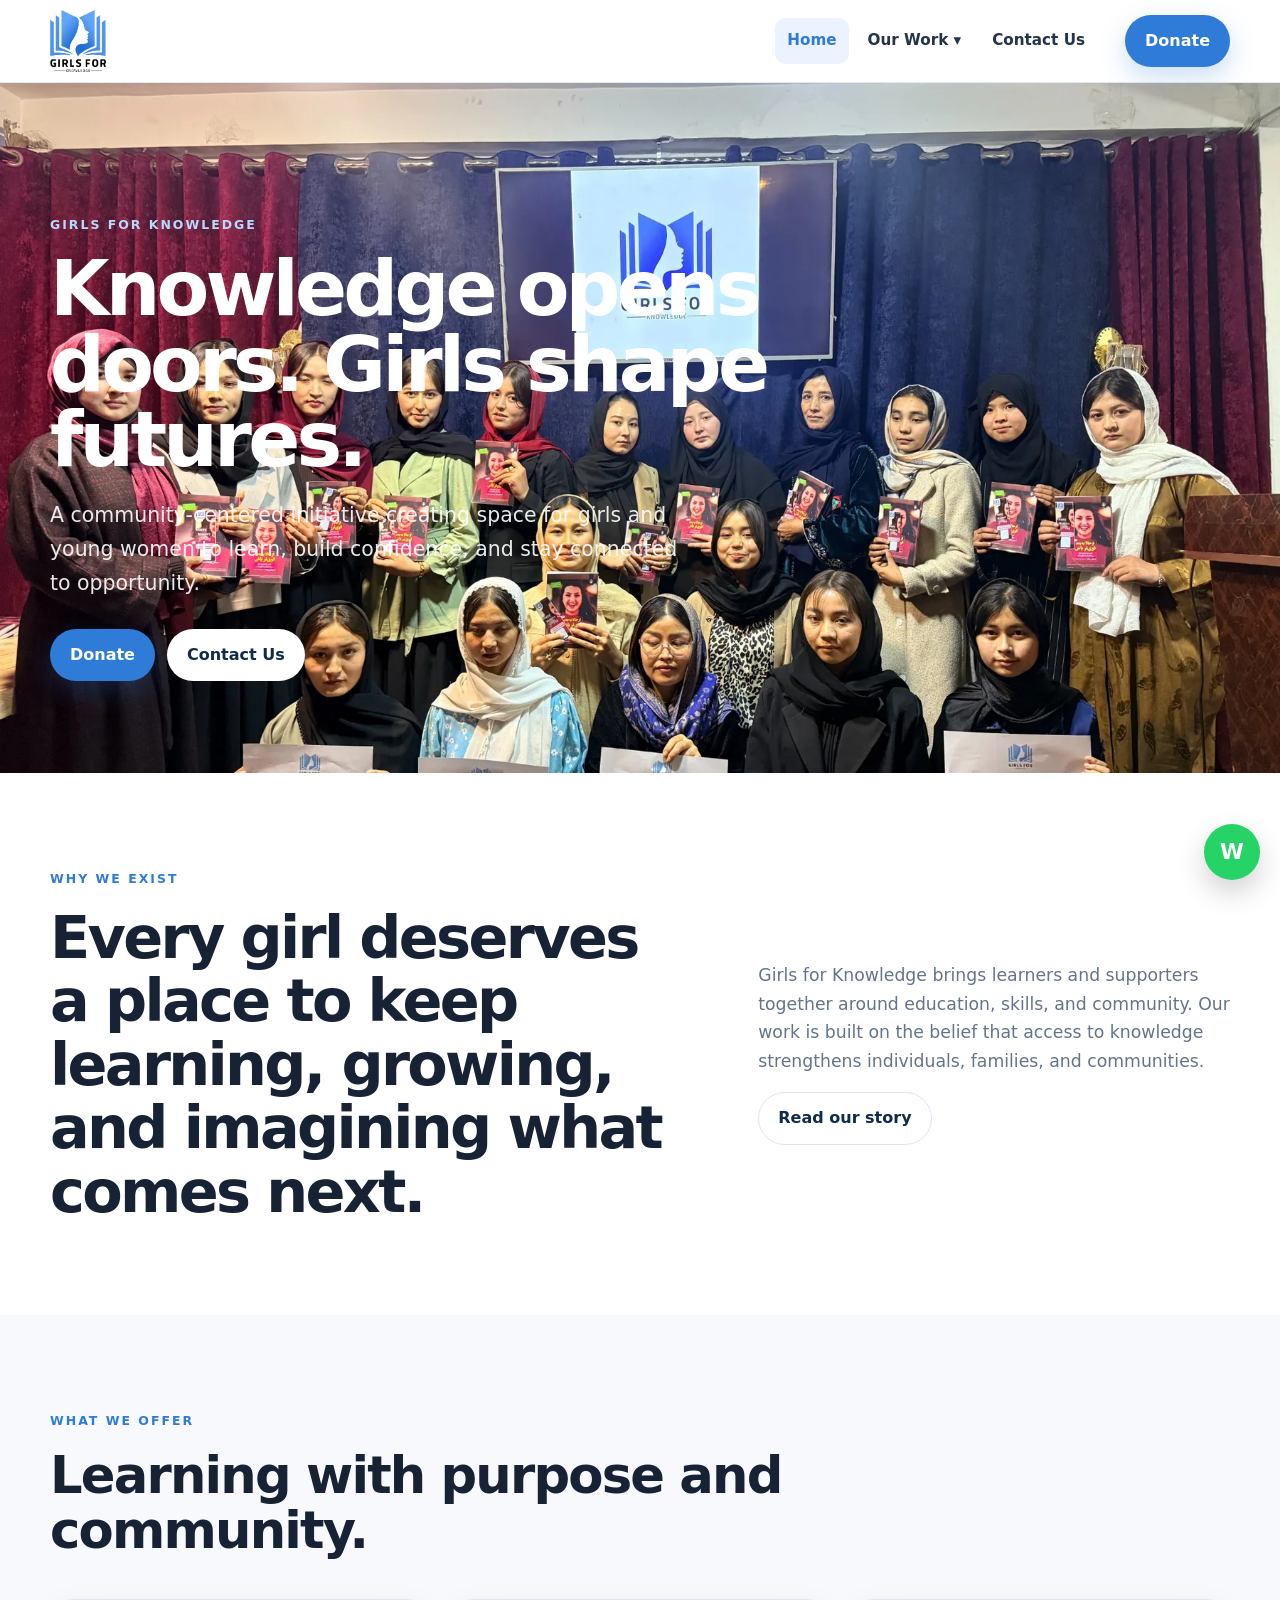
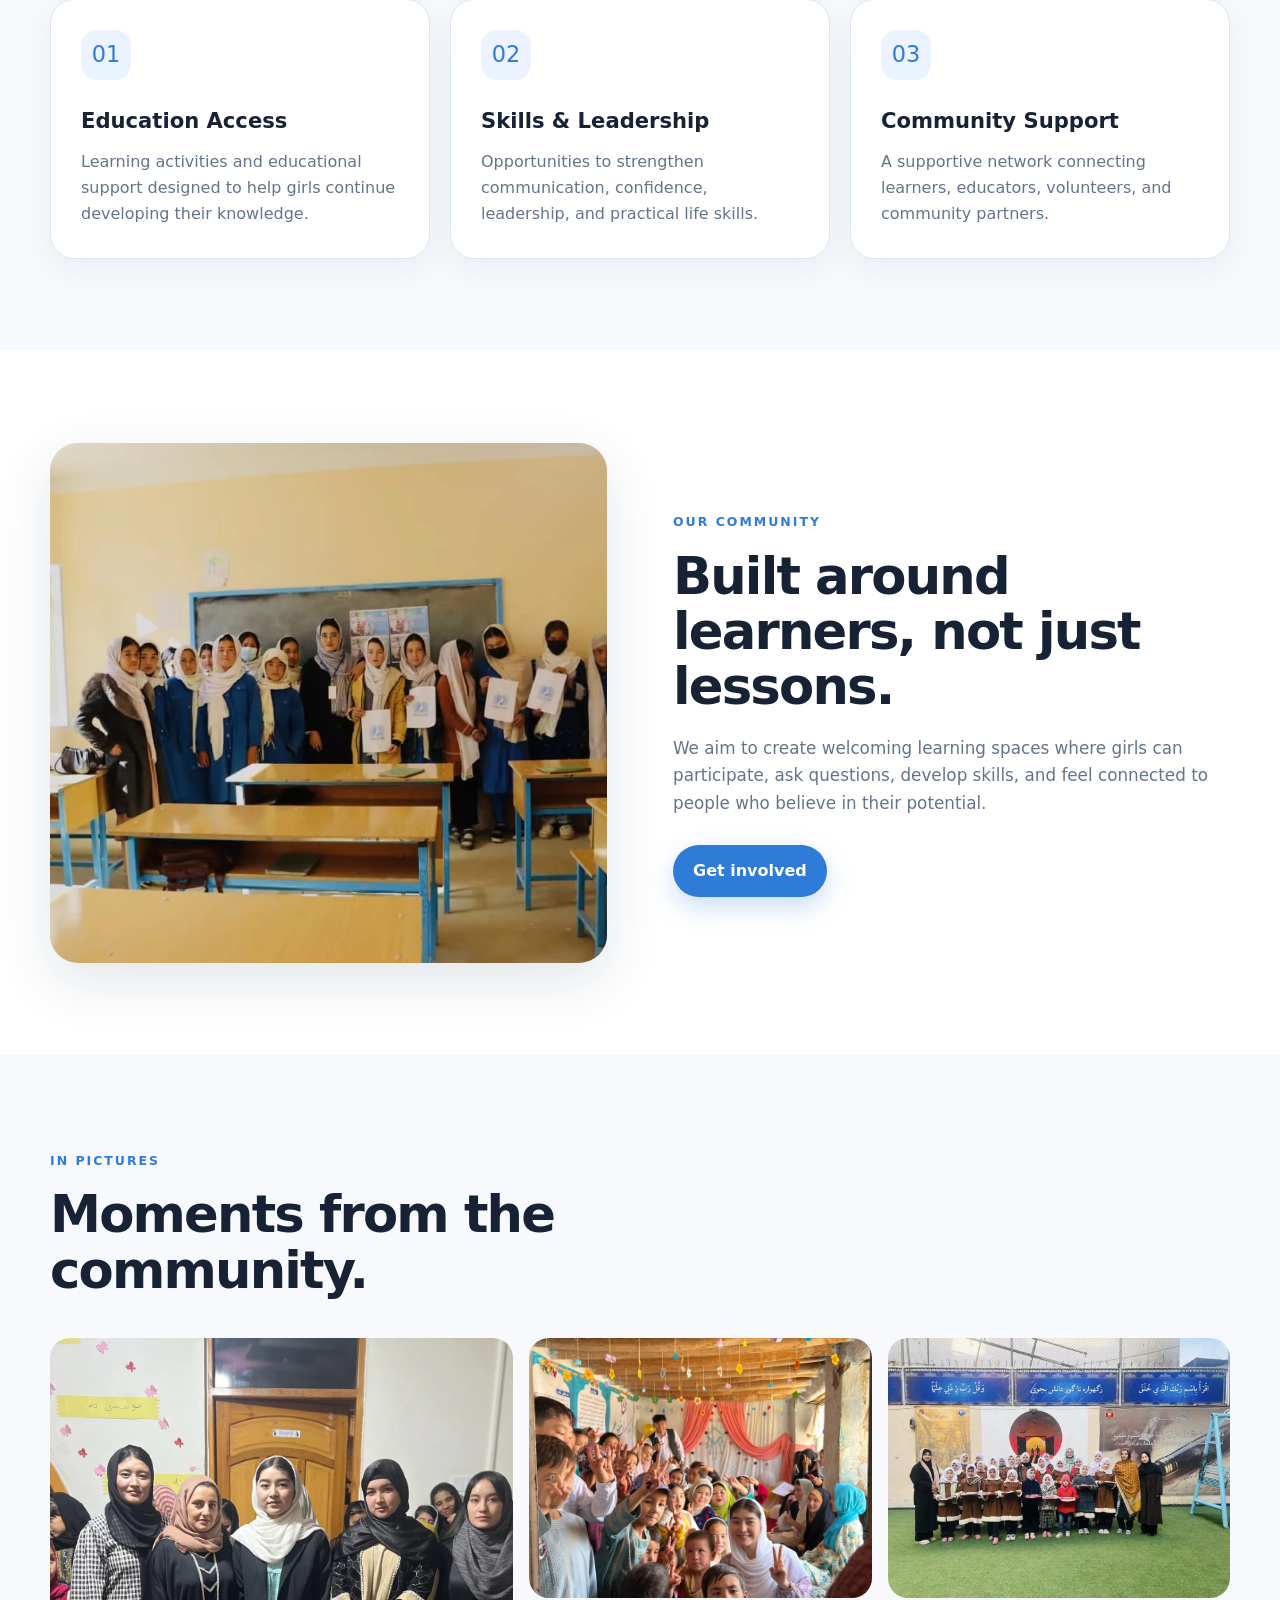
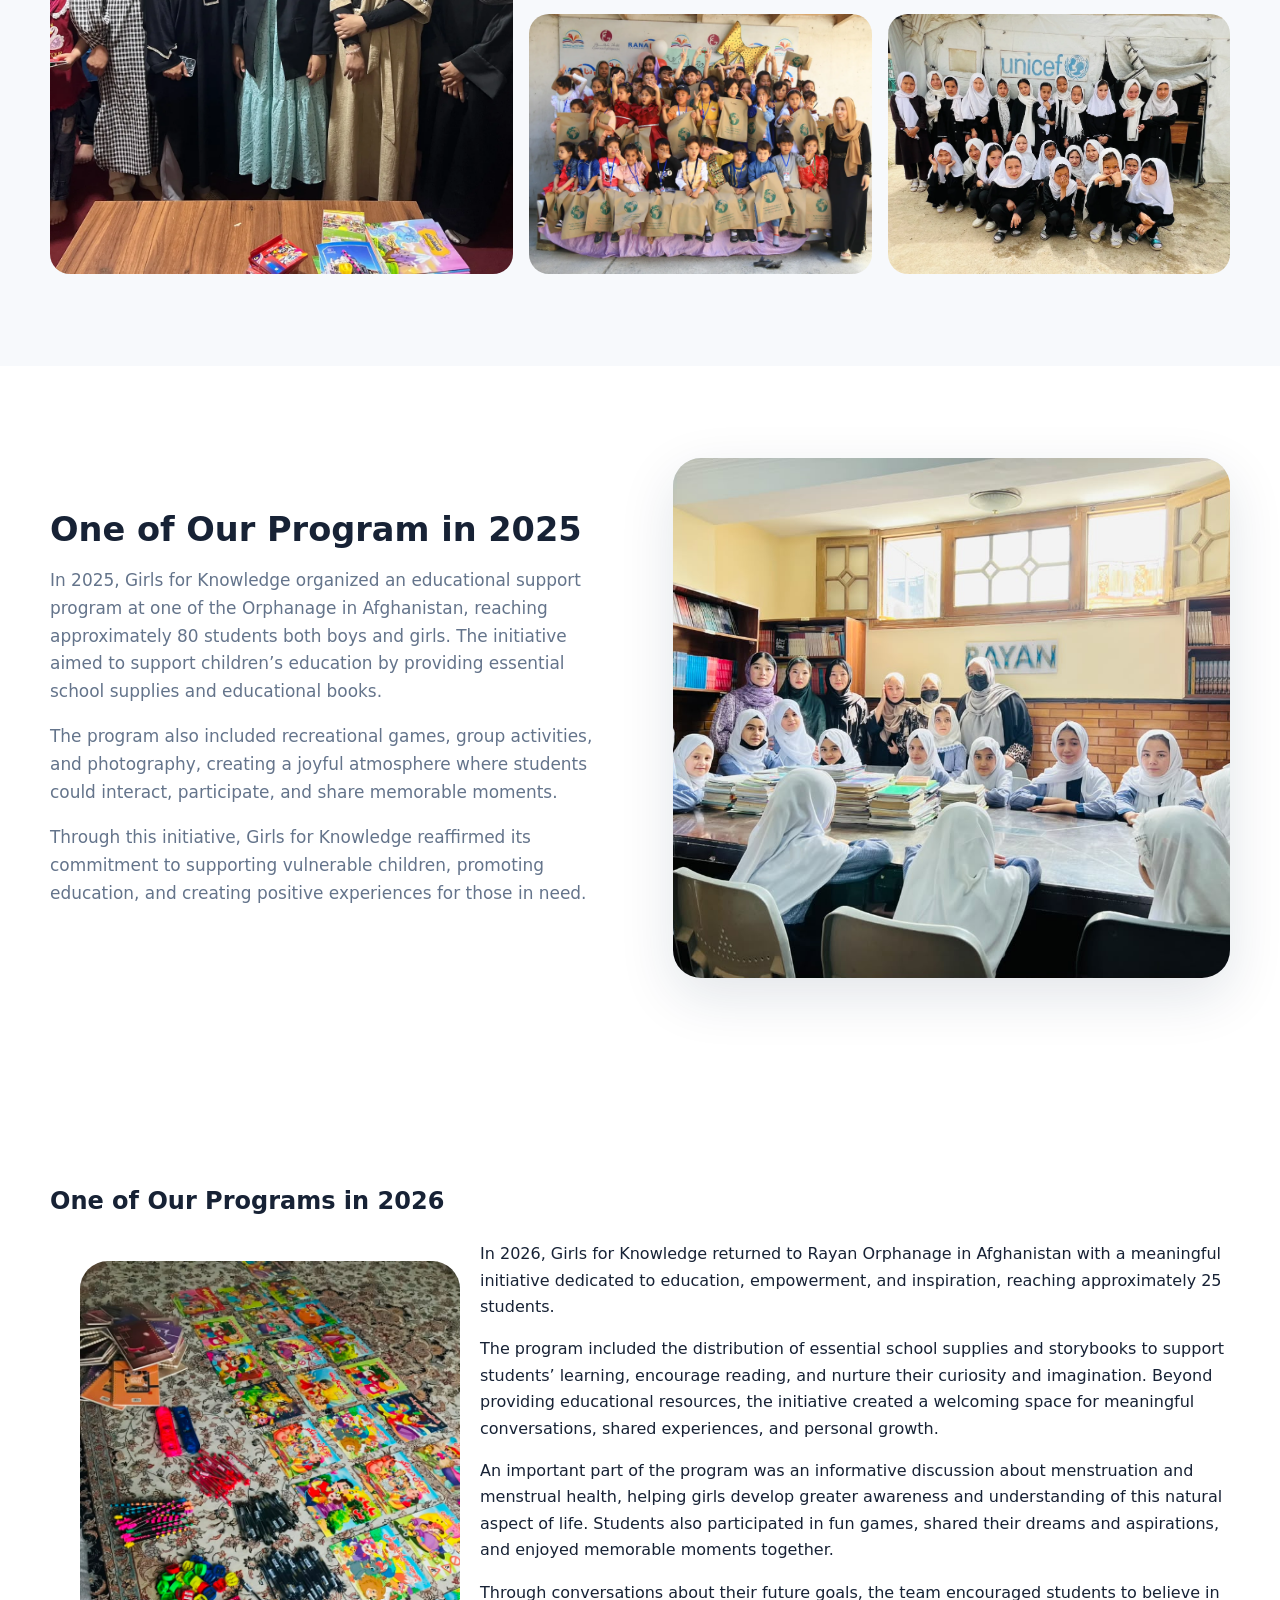
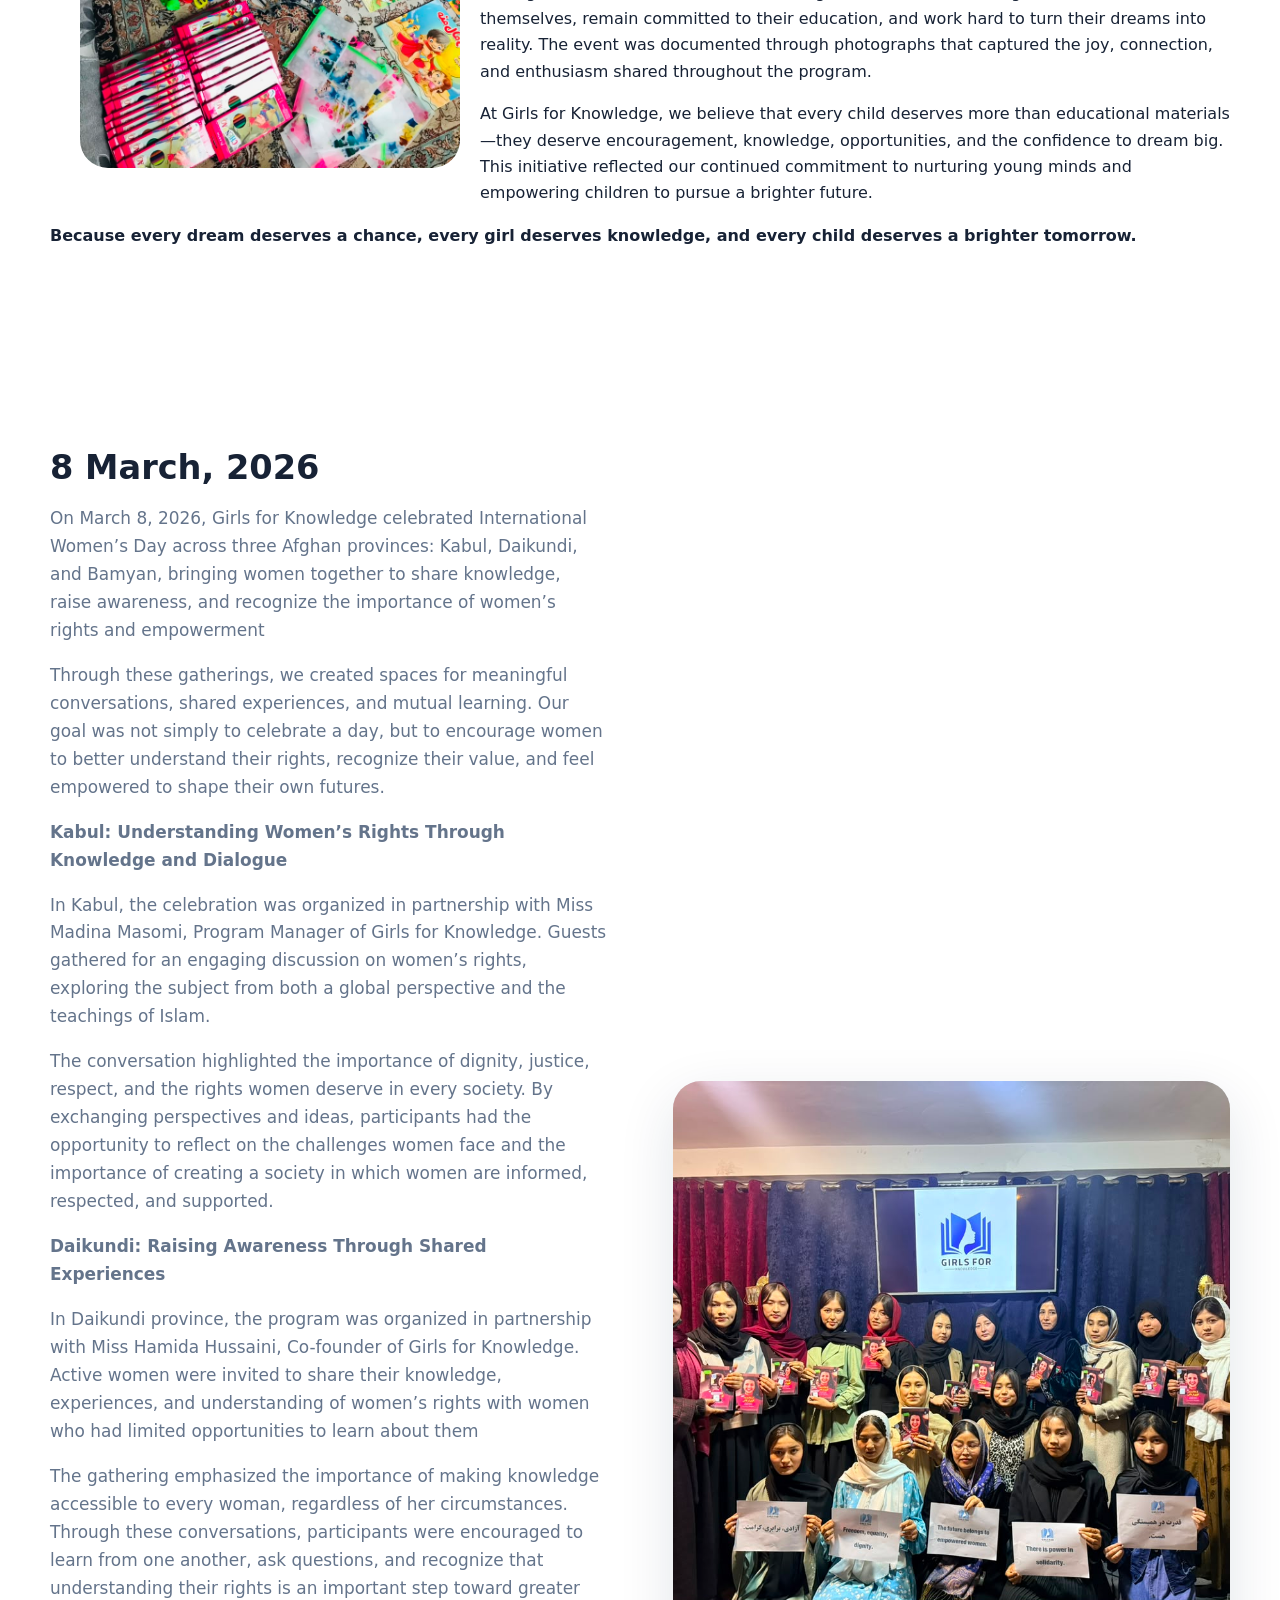
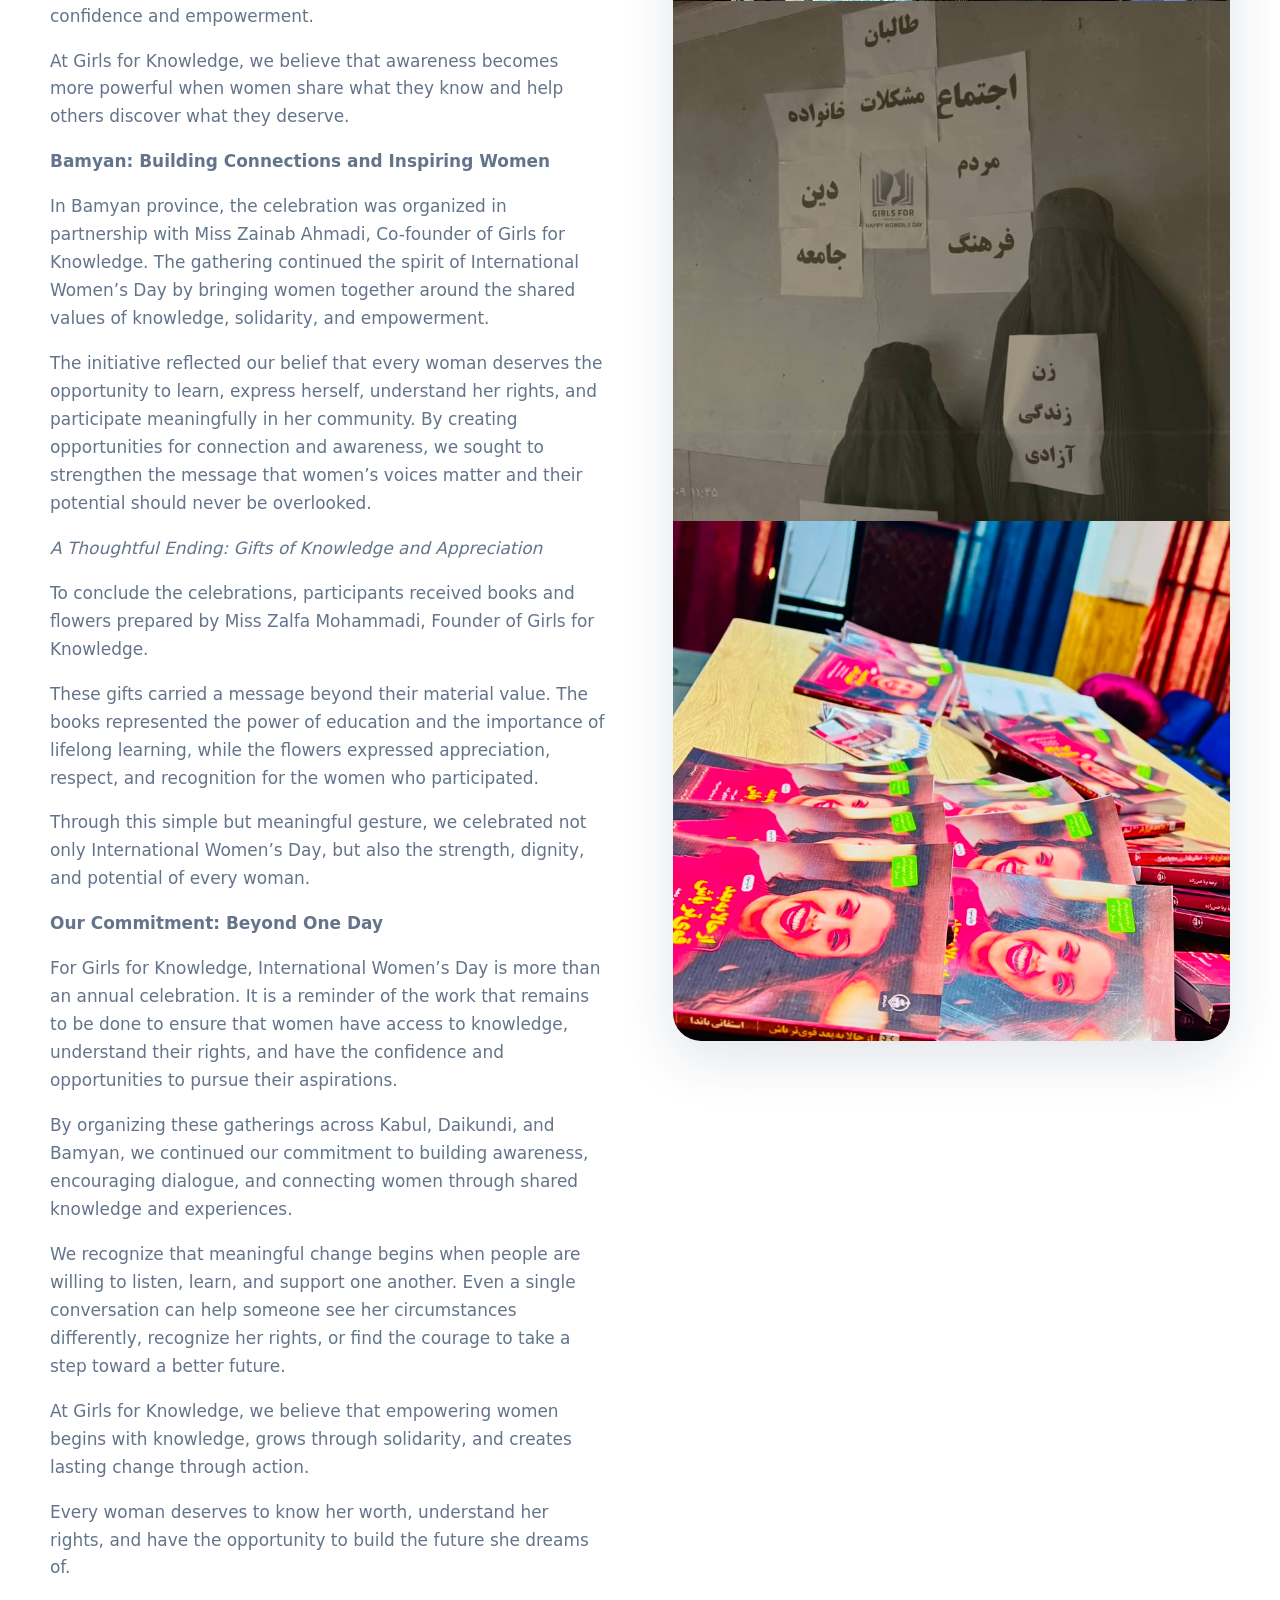
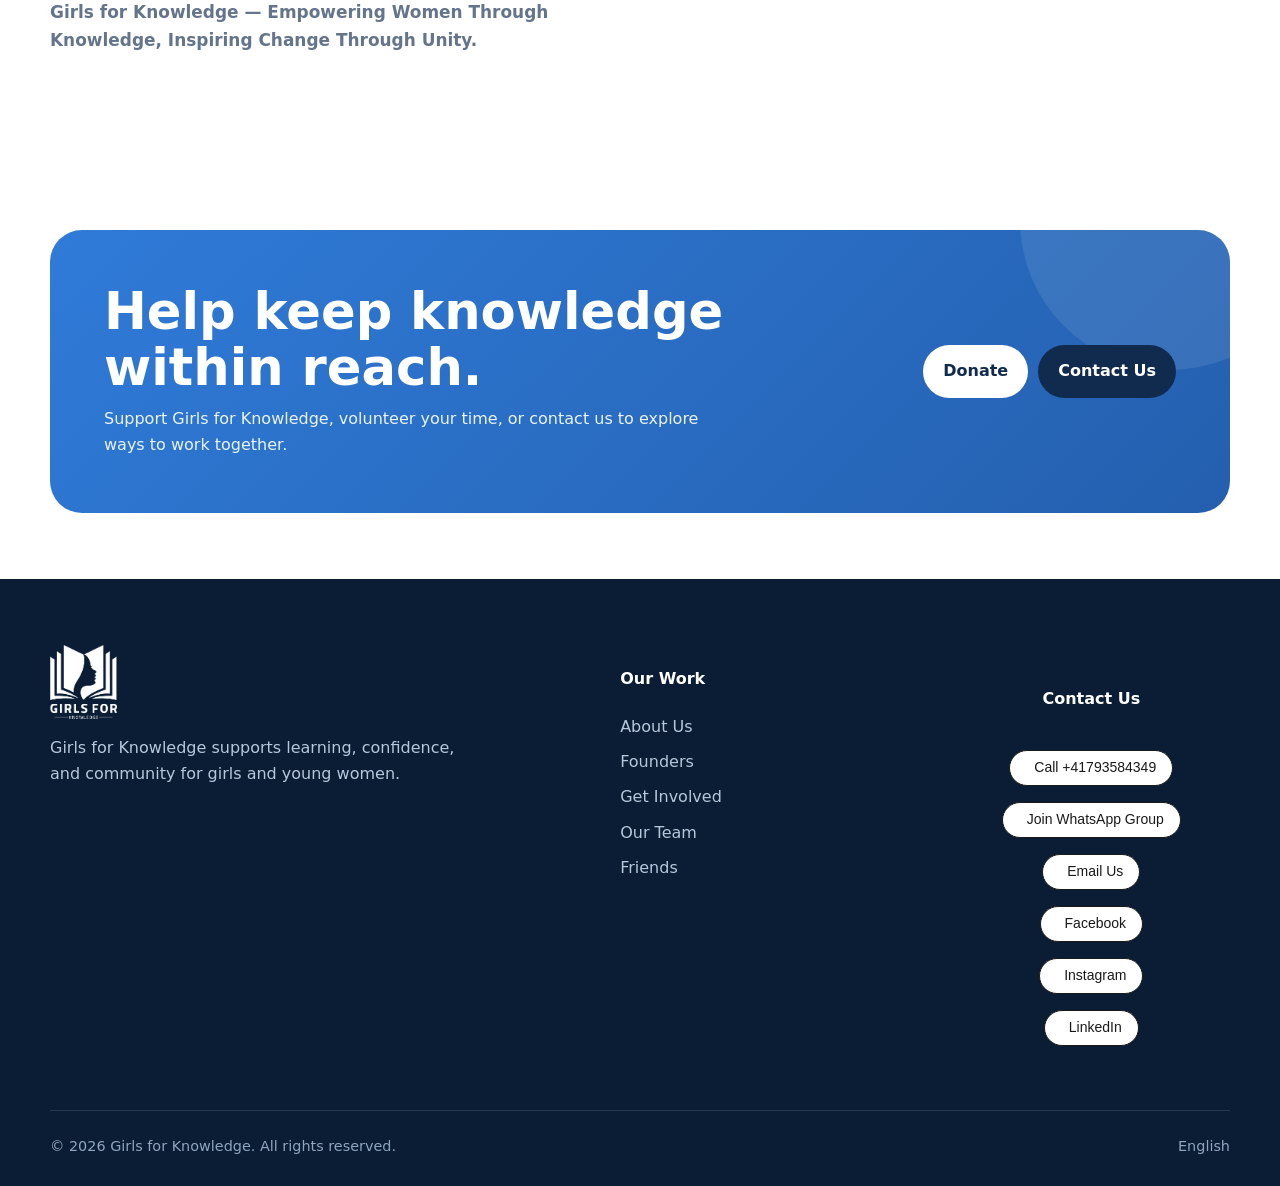
<file: index.html>
<!doctype html>

<html lang="en">
<head>
<meta charset="utf-8">
<meta name="viewport" content="width=device-width,initial-scale=1">
<title>Home | Girls for Knowledge</title><meta name="description" content="Girls for Knowledge — education, opportunity and community for girls and young women.">
<link rel="icon" href="assets/images/favicon.png">
<link rel="stylesheet" href="assets/css/style.css">

</head>
<body>

<header class="site-header">
    <div class="container nav">
        <a class="brand" href="index.html" aria-label="Girls for Knowledge home">
            <img src="assets/images/logo.png" alt="Girls for Knowledge">
        </a>
        <nav class="nav-links" aria-label="Primary navigation">
            <a href="index.html" class="active">Home</a>
                <div class="dropdown"><button class="dropdown-toggle" aria-haspopup="true"><span>Our Work</span> ▾</button>
                    <div class="dropdown-menu">
                        <a href="about.html">About Us</a>
                        <a href="founder.html">Founders</a>
                        <a href="get-involved.html">Get Involved</a>
                        <a href="teams.html">Our Team</a>
                        <a href="friends.html">Friends</a>
                    </div>
                </div>
            <a href="get-involved.html#contact" class="">Contact Us</a>
        </nav>

        <!-- BUTTONS: Donate link and the small-screen menu button. JavaScript opens and closes the menu. -->
        <div class="nav-actions">
            <a class="btn btn-primary" href="donate.html">Donate</a>
            <button class="menu-btn" aria-label="Open menu" aria-expanded="false">☰</button>
        </div>
    </div>
</header>
<!-- MAIN PAGE CONTENT STARTS: The sections below belong to this page only. -->
<main>

<section class="hero">
    <img class="hero-media" src="assets/images/02.webp" alt="Girls for Knowledge community gathering">
    <div class="container">
        <div class="hero-content">
            <div class="kicker">Girls for Knowledge
            </div>
            <h1>Knowledge opens doors. Girls shape futures.</h1>
            <p>A community-centered initiative creating space for girls and young women to learn, build confidence, and stay connected to   opportunity.
            </p>
            <div class="hero-buttons">
                <a class="btn btn-primary" href="donate.html">Donate</a>
                <a class="btn btn-light" href="get-involved.html#contact">Contact Us</a>
            </div>
        </div>
    </div>
</section>


<section class="section">
    <div class="container intro-grid">
        <div>
            <div class="kicker">Why we exist
                </div>
                    <p class="intro-quote">Every girl deserves a place to keep learning, growing, and imagining what comes next.
                    </p>
                </div>
            <div class="intro-copy">
            <p>Girls for Knowledge brings learners and supporters together around education, skills, and community. Our work is built on the belief that access to knowledge strengthens individuals, families, and communities.
            </p><a class="btn btn-outline" href="about.html">Read our story</a>
        </div>
    </div>
</section>

<!-- SECTION 3 START: -->
<section class="section bg-soft">
    <div class="container">
        <div class="section-heading">
            <div class="kicker">What we offer
            </div>
            <h2>Learning with purpose and community.
            </h2>
            
        </div>
        <!-- CARD ROW: Each article is one box. -->
        <div class="cards">
            <!-- ONE PROGRAM CARD: -->
            <article class="card">
                <div class="card-icon">01
                </div>
                <h3>Education Access
                </h3>
                <p>Learning activities and educational support designed to help girls continue developing their knowledge.
                </p>
            </article>
            <!-- ONE PROGRAM CARD:  -->
            <article class="card">
                <div class="card-icon">02
                </div>
                <h3>Skills & Leadership</h3>
                <p>Opportunities to strengthen communication, confidence, leadership, and practical life skills.</p>
            </article>
            <!-- ONE PROGRAM CARD:-->
            <article class="card">
                <div class="card-icon">03
                </div>
                <h3>Community Support</h3>
                <p>A supportive network connecting learners, educators, volunteers, and community partners.</p>
            </article>
        </div>
    </div>
</section>

<!-- SECTION 4 START: Community picture and explanation. -->
<section class="section">
    <div class="container split">
        <div class="image-frame">
            <!-- PICTURE: Currently assets/images/03.webp.-->
            <img src="assets/images/03.webp" alt="Students in a classroom supported by Girls for Knowledge" loading="lazy">
        </div>
        <div class="copy">
            <div class="kicker">Our community
            </div>
            <h2>Built around learners, not just lessons.</h2>
            <p>We aim to create welcoming learning spaces where girls can participate, ask questions, develop skills, and feel connected to people who believe in their potential.
            </p>
            <a class="btn btn-primary" href="get-involved.html">Get involved</a>
        </div>
    </div>
</section>

<!-- SECTION 5 START: Photo gallery:  -->
<section class="section bg-soft">
    <div class="container">
        <div class="section-heading">
            <div class="kicker">In pictures
            </div>
            <h2>Moments from the community.</h2>
        </div>
        <!-- PHOTO ALBUM: Each figure holds one photo.-->
        <div class="gallery">
            <figure>
                <!-- PICTURE: Currently assets/images/05.webp. -->
                <img src="assets/images/05.webp" alt="Girls for Knowledge gathering" loading="lazy">
            </figure>

            <figure>
                <!-- PICTURE: Currently assets/images/06.webp.-->
                <img src="assets/images/06.webp" alt="Community learning event" loading="lazy">
            </figure>

            <figure>
                <!-- PICTURE: Currently assets/images/01.webp. -->
                <img src="assets/images/01.webp" alt="Group of students at an education activity" loading="lazy">
            </figure>

            <figure>
                <!-- PICTURE: Currently assets/images/07.webp. -->
                <img src="assets/images/07.webp" alt="Children at a community support event" loading="lazy">
            </figure>

            <figure>
                <!-- PICTURE: Currently assets/images/09.webp. -->
                <img src="assets/images/09.webp" alt="Students together outside a learning space" loading="lazy">
            </figure>
        </div>
    </div>
</section>

<section class="section">
        <div class="container split">
            <div class="prose">
                <h2>One of Our Program in 2025 </h2>
                <p>In 2025, Girls for Knowledge organized an educational support program at one of the Orphanage in Afghanistan, reaching approximately 80 students both boys and girls. The initiative aimed to support children’s education by providing essential school supplies and educational books.</p>

                <p>The program also included recreational games, group activities, and photography, creating a joyful atmosphere where students could interact, participate, and share memorable moments.</p>

                <p>Through this initiative, Girls for Knowledge reaffirmed its commitment to supporting vulnerable children, promoting education, and creating positive experiences for those in need.</p>
                
            </div>
            <div class="image-frame a2025">
                <!-- PICTURE: Currently assets/images/08.webp.  -->
                <img src="./assets/images/202504.webp" alt="Program in 2025 with children">
            </div>
        </div>
    </section>

    <section class="section">
    <div class="container" style="display: flow-root;">

        <h2>One of Our Programs in 2026</h2>

        <!-- Picture on the right. Text flows beside it and underneath it. -->
        <img
        src="./assets/images/2026.webp"
        alt="Program in 2026 with children"
        style="
            float: left;
            width: 380px;
            max-width: 45%;
            height: auto;
            margin: 20px 20px 20px 30px;
            border-radius: 28px;
        "
        >

        <p>In 2026, Girls for Knowledge returned to Rayan Orphanage in Afghanistan with a meaningful initiative dedicated to education, empowerment, and inspiration, reaching approximately 25 students.</p>

        <p>The program included the distribution of essential school supplies and storybooks to support students’ learning, encourage reading, and nurture their curiosity and imagination. Beyond providing educational resources, the initiative created a welcoming space for meaningful conversations, shared experiences, and personal growth.</p>

        <p>An important part of the program was an informative discussion about menstruation and menstrual health, helping girls develop greater awareness and understanding of this natural aspect of life. Students also participated in fun games, shared their dreams and aspirations, and enjoyed memorable moments together.</p>

        <p>Through conversations about their future goals, the team encouraged students to believe in themselves, remain committed to their education, and work hard to turn their dreams into reality. The event was documented through photographs that captured the joy, connection, and enthusiasm shared throughout the program.</p>

        <p>At Girls for Knowledge, we believe that every child deserves more than educational materials—they deserve encouragement, knowledge, opportunities, and the confidence to dream big. This initiative reflected our continued commitment to nurturing young minds and empowering children to pursue a brighter future.</p>

        <p><b>Because every dream deserves a chance, every girl deserves knowledge, and every child deserves a brighter tomorrow.</b></p>

    </div>
</section>

<section class="section">
        <div class="container split">
            <div class="prose">
                <h2>8 March, 2026 </h2>
                <p>On March 8, 2026, Girls for Knowledge celebrated International Women’s Day across three Afghan provinces: Kabul, Daikundi, and Bamyan, bringing women together to share knowledge, raise awareness, and recognize the importance of women’s rights and empowerment</p>

                <p>Through these gatherings, we created spaces for meaningful conversations, shared experiences, and mutual learning. Our goal was not simply to celebrate a day, but to encourage women to better understand their rights, recognize their value, and feel empowered to shape their own futures.</p>
                <p><b>Kabul: Understanding Women’s Rights Through Knowledge and Dialogue</b></p>

                <p>In Kabul, the celebration was organized in partnership with Miss Madina Masomi, Program Manager of Girls for Knowledge. Guests gathered for an engaging discussion on women’s rights, exploring the subject from both a global perspective and the teachings of Islam.</p> 
                <p>The conversation highlighted the importance of dignity, justice, respect, and the rights women deserve in every society. By exchanging perspectives and ideas, participants had the opportunity to reflect on the challenges women face and the importance of creating a society in which women are informed, respected, and supported.</p>

                <p><b>Daikundi: Raising Awareness Through Shared Experiences</b></p>

                <p>In Daikundi province, the program was organized in partnership with Miss Hamida Hussaini, Co-founder of Girls for Knowledge. Active women were invited to share their knowledge, experiences, and understanding of women’s rights with women who had limited opportunities to learn about them</p>

                <p>The gathering emphasized the importance of making knowledge accessible to every woman, regardless of her circumstances. Through these conversations, participants were encouraged to learn from one another, ask questions, and recognize that understanding their rights is an important step toward greater confidence and empowerment.</p>

                <p>At Girls for Knowledge, we believe that awareness becomes more powerful when women share what they know and help others discover what they deserve.</p>

                <p><b>Bamyan: Building Connections and Inspiring Women</b></p>

                <p>In Bamyan province, the celebration was organized in partnership with Miss Zainab Ahmadi, Co-founder of Girls for Knowledge. The gathering continued the spirit of International Women’s Day by bringing women together around the shared values of knowledge, solidarity, and empowerment.</p>

                <p>The initiative reflected our belief that every woman deserves the opportunity to learn, express herself, understand her rights, and participate meaningfully in her community. By creating opportunities for connection and awareness, we sought to strengthen the message that women’s voices matter and their potential should never be overlooked.</p>

                <p><i>A Thoughtful Ending: Gifts of Knowledge and Appreciation</i></p>

                <p>To conclude the celebrations, participants received books and flowers prepared by Miss Zalfa Mohammadi, Founder of Girls for Knowledge.</p>

                <p>These gifts carried a message beyond their material value. The books represented the power of education and the importance of lifelong learning, while the flowers expressed appreciation, respect, and recognition for the women who participated.</p>

                <p>Through this simple but meaningful gesture, we celebrated not only International Women’s Day, but also the strength, dignity, and potential of every woman.</p>

                <p><b>Our Commitment: Beyond One Day</b></p>

                <p>For Girls for Knowledge, International Women’s Day is more than an annual celebration. It is a reminder of the work that remains to be done to ensure that women have access to knowledge, understand their rights, and have the confidence and opportunities to pursue their aspirations.</p>

                <p>By organizing these gatherings across Kabul, Daikundi, and Bamyan, we continued our commitment to building awareness, encouraging dialogue, and connecting women through shared knowledge and experiences.</p>

                <p>We recognize that meaningful change begins when people are willing to listen, learn, and support one another. Even a single conversation can help someone see her circumstances differently, recognize her rights, or find the courage to take a step toward a better future.</p>

                <p>At Girls for Knowledge, we believe that empowering women begins with knowledge, grows through solidarity, and creates lasting change through action.</p>

                <p>Every woman deserves to know her worth, understand her rights, and have the opportunity to build the future she dreams of.</p>

<p><b>Girls for Knowledge — Empowering Women Through Knowledge, Inspiring Change Through Unity.</b></p>
                
            </div>
            <div class="image-frame a2025">
                <!-- PICTURE: Currently assets/images/08.webp.  -->
                <img  src="./assets/images/202601.webp" alt="Program in 2025 with children">
                <img  src="./assets/images/202602.webp">
                <img src="./assets/images/202603.webp">
            </div>
        </div>
    </section>



<!-- SECTION 6 START: Invitation to donate or contact us. -->
<section class="section-sm">
    <div class="container">
        <div class="cta-band">
            <div>
                <h2>Help keep knowledge within reach.
                </h2>
                <p>Support Girls for Knowledge, volunteer your time, or contact us to explore ways to work together.
                </p>
            </div>

            <div class="actions">
                <a class="btn btn-light" href="donate.html">Donate</a>
                <a class="btn btn-dark" href="get-involved.html#contact">Contact Us</a>
            </div>
        </div>
    </div>
</section>

<section>
    <!-- Follower buttons -->


</section>

</main>
<!-- BOTTOM OF THE PAGE: -->
<footer class="site-footer">
    <div class="container">
        <div class="footer-grid">
            <div class="footer-brand">
                <!-- PICTURE: Currently assets/images/logo.png. -->
                <img src="assets/images/logo.png" alt="Girls for Knowledge">
                <p>Girls for Knowledge supports learning, confidence, and community for girls and young women.
                </p>
            </div>

            <div>
                <h4>Our Work
                </h4>
                
                <div class="footer-links">
                    <a href="about.html">About Us</a>
                    <a href="founder.html">Founders</a>
                    <a href="get-involved.html">Get Involved</a>
                    <a href="teams.html">Our Team</a>
                    <a href="friends.html">Friends</a>
                </div>
            </div>

            <div>
                
                
                <div class="footer-links">
                    
                    

                    <div class="follow-container">

                        <h4 style="color: white;">Contact Us</h4>

                        <!-- Call Us Action Component -->
                        <button type="button" class="follow-btn phone" data-platform="phone" data-phone="+41763584349">
                        <i class="fas fa-phone-alt"></i>
                        <span class="btn-text">Call +41793584349</span>
                        </button>

                         <!-- WhatsApp Group Invitation Link -->
                        <button type="button" class="follow-btn whatsapp" data-platform="whatsapp">
                            <i class="fab fa-whatsapp"></i>
                            <a href="https://whatsapp.com/channel/0029VatSJNmGufIzinaqIh1e" alt="WhatsApp">
                                <span class="btn-text">Join WhatsApp Group</span>
                            </a>
                        </button>

                        <button type="button" class="follow-btn gmail" data-platform="gmail">
                            <i class="fas fa-envelope"></i>
                            <a href="mailto:girlsforknowledge@gamil.com">
                                <span class="btn-text">Email Us</span>
                            </a>
                        </button>

                        <!-- Facebook Page / Profile Link -->
                        <button type="button" class="follow-btn facebook" data-platform="facebook">
                            <i class="fab fa-facebook-f"></i>
                            <a href="https://www.facebook.com/share/1DmzrJQUcT/?mibextid=wwXIfr" alt="Facebook">
                                <span class="btn-text">Facebook</span>
                            </a>
                        </button>

                        <!-- Instagram Profile Link -->
                        <button type="button" class="follow-btn instagram" data-platform="instagram">
                            <i class="fab fa-instagram"></i>
                            <a href="https://www.instagram.com/girls_for_knowledge?stkn=MWkzenBtN2g5d25qbQ%3D%3D&utm_source=qr" alt="Instagram">
                                <span class="btn-text">Instagram</span>
                            </a>
                        </button>

                        <!-- LinkedIn Page / Profile Link -->
                        <button type="button" class="follow-btn linkedin" data-platform="linkedin">
                            <i class="fab fa-linkedin-in"></i>
                            <a href="https://www.linkedin.com/company/girls-for-knowledge-org/" alt="Linkedin">
                                <span class="btn-text">LinkedIn</span>
                            </a>
                        </button>

                       

                    </div>
                    
                </div>
            </div>
        </div>
        <div class="footer-bottom"><span>© 2026 <span>Girls for Knowledge. All rights reserved.</span></span><span>English</span>
        </div>
    </div>
</footer>
<!-- FLOATING WHATSAPP BUTTON:-->
<a class="whatsapp-fab" href="https://wa.me/41763584349" target="_blank" rel="noopener" aria-label="WhatsApp">W</a>
<!-- SHARED ACTIONS: Loads the mobile menu and the WhatsApp form. Keep this near the end. -->
<script src="assets/js/site.js"></script>
</body>
</html>
</file>
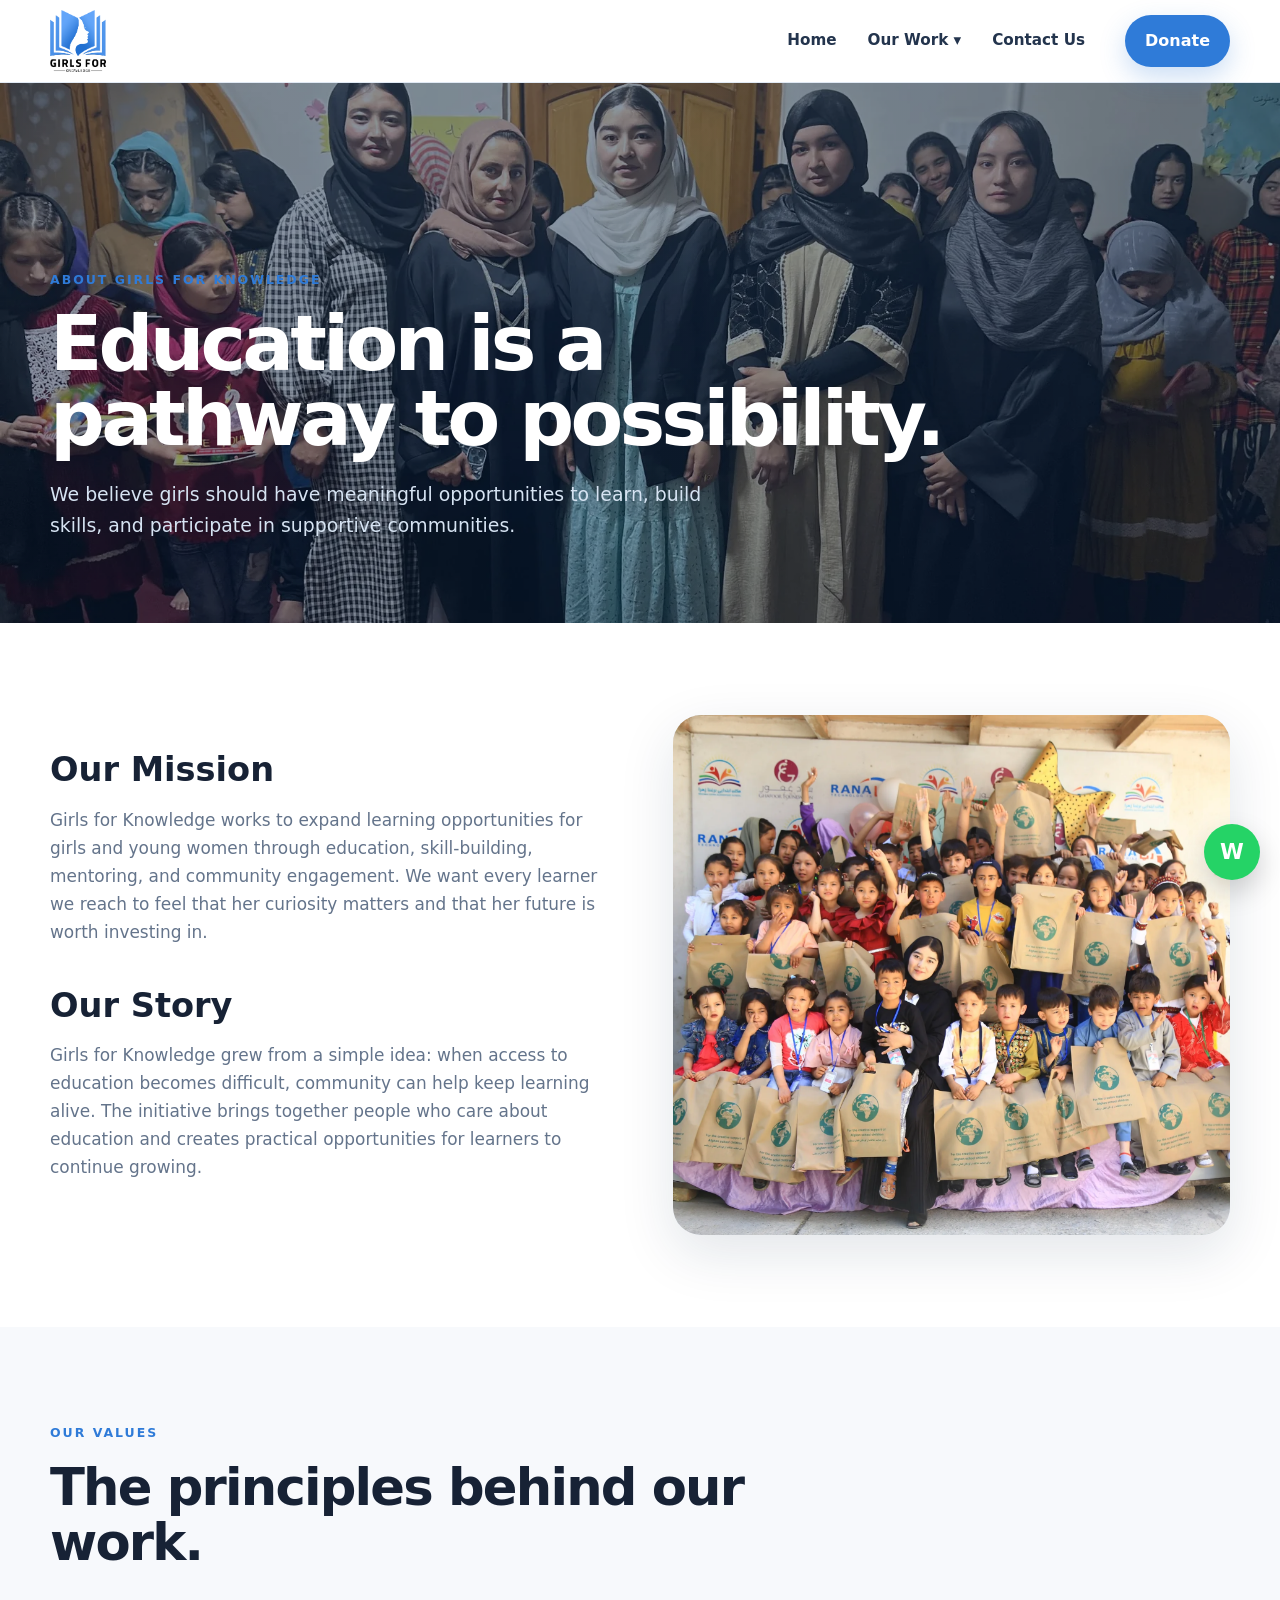
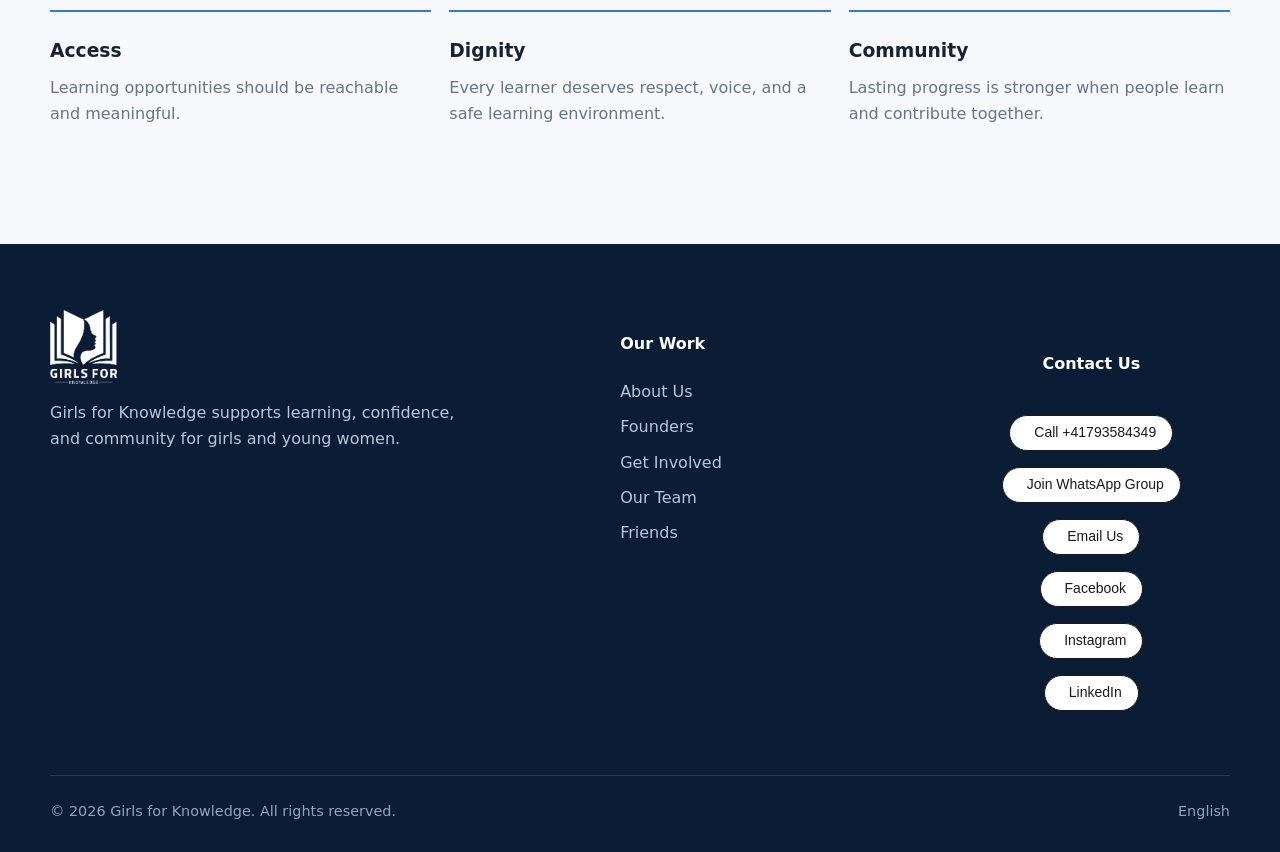
<file: about.html>
<!doctype html>

<head>
    <meta charset="utf-8">
    <meta name="viewport" content="width=device-width,initial-scale=1">
    <title>About Us | Girls for Knowledge</title><meta name="description" content="Girls for Knowledge — education, opportunity and community for girls and young women.">
    <link rel="icon" href="assets/images/favicon.png">
    <link rel="stylesheet" href="assets/css/style.css">
</head>
<body>

    <header class="site-header">
        <div class="container nav">
            <a class="brand" href="index.html" aria-label="Girls for Knowledge home">
             <img src="assets/images/logo.png" alt="Girls for Knowledge">
            </a>
            <nav class="nav-links" aria-label="Primary navigation">
            <a href="index.html" class="">Home</a>
            <div class="dropdown"><button class="dropdown-toggle" aria-haspopup="true"><span>Our Work</span> ▾</button>
                <div class="dropdown-menu">
                    <a href="about.html">About Us</a>
                    <a href="founder.html">Founders</a>
                    <a href="get-involved.html">Get Involved</a>
                    <a href="teams.html">Our Team</a>
                    <a href="friends.html">Friends</a>
                </div>
            </div>
                <a href="get-involved.html#contact" class="">Contact Us</a>
            </nav>
            <div class="nav-actions">
                <a class="btn btn-primary" href="donate.html">Donate</a>
                <button class="menu-btn" aria-label="Open menu" aria-expanded="false">☰</button>
            </div>
        </div>
    </header>
    <main>

    <section class="page-hero with-image">
        <!-- PICTURE: Currently assets/images/05.webp. -->
        <img src="assets/images/05.webp" alt="Girls for Knowledge community">
        <div class="container">
        <div class="kicker">About Girls for Knowledge</div>
        <h1>Education is a pathway to possibility.
        </h1>
        <p>We believe girls should have meaningful opportunities to learn, build skills, and participate in supportive communities.</p>
        </div>
        </section>

    <section class="section">
        <div class="container split">
            <div class="prose">
                <h2>Our Mission</h2>
                <p>Girls for Knowledge works to expand learning opportunities for girls and young women through education, skill-building, mentoring, and community engagement. We want every learner we reach to feel that her curiosity matters and that her future is worth investing in.</p>
                <h2>Our Story</h2>
                <p>Girls for Knowledge grew from a simple idea: when access to education becomes difficult, community can help keep learning alive. The initiative brings together people who care about education and creates practical opportunities for learners to continue growing.</p>
            </div>
            <div class="image-frame">
                <!-- PICTURE: Currently assets/images/08.webp.  -->
                <img src="assets/images/08.webp" alt="Children at an education support event" loading="lazy">
            </div>
        </div>
    </section>
    
    <!-- SECTION 3 START: Values: copy one value box to add another value. -->
    <section class="section bg-soft">
    <div class="container">
    <div class="section-heading">
    <div class="kicker">Our values
    </div>
    <h2>The principles behind our work.
    </h2>
    </div>
    <!-- VALUES ROW: Each div.value is one idea. Copy the whole value block to add another. -->
    <div class="values">
    <div class="value">
    <h3>Access
    </h3>
    <p>Learning opportunities should be reachable and meaningful.
    </p>
    </div>
    <div class="value">
    <h3>Dignity
    </h3>
    <p>Every learner deserves respect, voice, and a safe learning environment.
    </p>
    </div>
    <div class="value">
    <h3>Community
    </h3>
    <p>Lasting progress is stronger when people learn and contribute together.
    </p>
    </div>
    </div>
    </div>
    </section>
    <!-- SECTION END: A new section can go after this, inside main. -->
    <!--
    ADD A NEW SECTION HERE, before the closing main tag.
    A section is like one chapter on the page. See EDITING-GUIDE.md for a full example.
    The department example below is inside this comment, so visitors cannot see it.
    To use it, COPY only the HTML from 
    <section ...> through 
    </section> and PASTE
    that copy OUTSIDE this comment, just before this comment. Keep this note as a guide.
    Use id="departments" only once per page. Change it if you make another section.
    <section class="section bg-soft" id="departments">
    <div class="container">
    <div class="section-heading">
    <h2>Our Departments
    </h2>
    </div>
    <div class="cards">
    <article class="card">
    <h3>Department name
    </h3>
    <p>Describe this department here.
    </p>
    </article>
    </div>
    </div>
    </section>
    Copy a whole article inside cards for each extra department.
    To add a department picture, use the picture example in EDITING-GUIDE.md.
    -->
    </main>
    <!-- BOTTOM OF THE PAGE: -->
    <footer class="site-footer">
        <div class="container">
            <div class="footer-grid">
                <div class="footer-brand">
                    <!-- PICTURE: Currently assets/images/logo.png. -->
                    <img src="assets/images/logo.png" alt="Girls for Knowledge">
                    <p>Girls for Knowledge supports learning, confidence, and community for girls and young women.
                    </p>
                </div>

                <div>
                    <h4>Our Work
                    </h4>
                    
                    <div class="footer-links">
                        <a href="about.html">About Us</a>
                        <a href="founder.html">Founders</a>
                        <a href="get-involved.html">Get Involved</a>
                        <a href="teams.html">Our Team</a>
                        <a href="friends.html">Friends</a>
                    </div>
                </div>

                <div>
                    
                    
                    <div class="footer-links">
                        
                        

                        <div class="follow-container">

                            <h4 style="color: white;">Contact Us</h4>

                            <!-- Call Us Action Component -->
                            <button type="button" class="follow-btn phone" data-platform="phone" data-phone="+41763584349">
                            <i class="fas fa-phone-alt"></i>
                            <span class="btn-text">Call +41793584349</span>
                            </button>

                            <!-- WhatsApp Group Invitation Link -->
                            <button type="button" class="follow-btn whatsapp" data-platform="whatsapp">
                                <i class="fab fa-whatsapp"></i>
                                <a href="https://whatsapp.com/channel/0029VatSJNmGufIzinaqIh1e" alt="WhatsApp">
                                    <span class="btn-text">Join WhatsApp Group</span>
                                </a>
                            </button>

                            <button type="button" class="follow-btn gmail" data-platform="gmail">
                                <i class="fas fa-envelope"></i>
                                <a href="mailto:girlsforknowledge@gamil.com">
                                    <span class="btn-text">Email Us</span>
                                </a>
                            </button>

                            <!-- Facebook Page / Profile Link -->
                            <button type="button" class="follow-btn facebook" data-platform="facebook">
                                <i class="fab fa-facebook-f"></i>
                                <a href="https://www.facebook.com/share/1DmzrJQUcT/?mibextid=wwXIfr" alt="Facebook">
                                    <span class="btn-text">Facebook</span>
                                </a>
                            </button>

                            <!-- Instagram Profile Link -->
                            <button type="button" class="follow-btn instagram" data-platform="instagram">
                                <i class="fab fa-instagram"></i>
                                <a href="https://www.instagram.com/girls_for_knowledge?stkn=MWkzenBtN2g5d25qbQ%3D%3D&utm_source=qr" alt="Instagram">
                                    <span class="btn-text">Instagram</span>
                                </a>
                            </button>

                            <!-- LinkedIn Page / Profile Link -->
                            <button type="button" class="follow-btn linkedin" data-platform="linkedin">
                                <i class="fab fa-linkedin-in"></i>
                                <a href="https://www.linkedin.com/company/girls-for-knowledge-org/" alt="Linkedin">
                                    <span class="btn-text">LinkedIn</span>
                                </a>
                            </button>

                        

                        </div>
                        
                    </div>
                </div>
            </div>
            <div class="footer-bottom"><span>© 2026 <span>Girls for Knowledge. All rights reserved.</span></span><span>English</span>
            </div>
        </div>
    </footer>
    <!-- FLOATING WHATSAPP BUTTON:-->
    <a class="whatsapp-fab" href="https://wa.me/41763584349" target="_blank" rel="noopener" aria-label="WhatsApp">W</a>
    <!-- SHARED ACTIONS: Loads the mobile menu and the WhatsApp form. Keep this near the end. -->
    <script src="assets/js/site.js"></script>
</body>
</html>
</file>
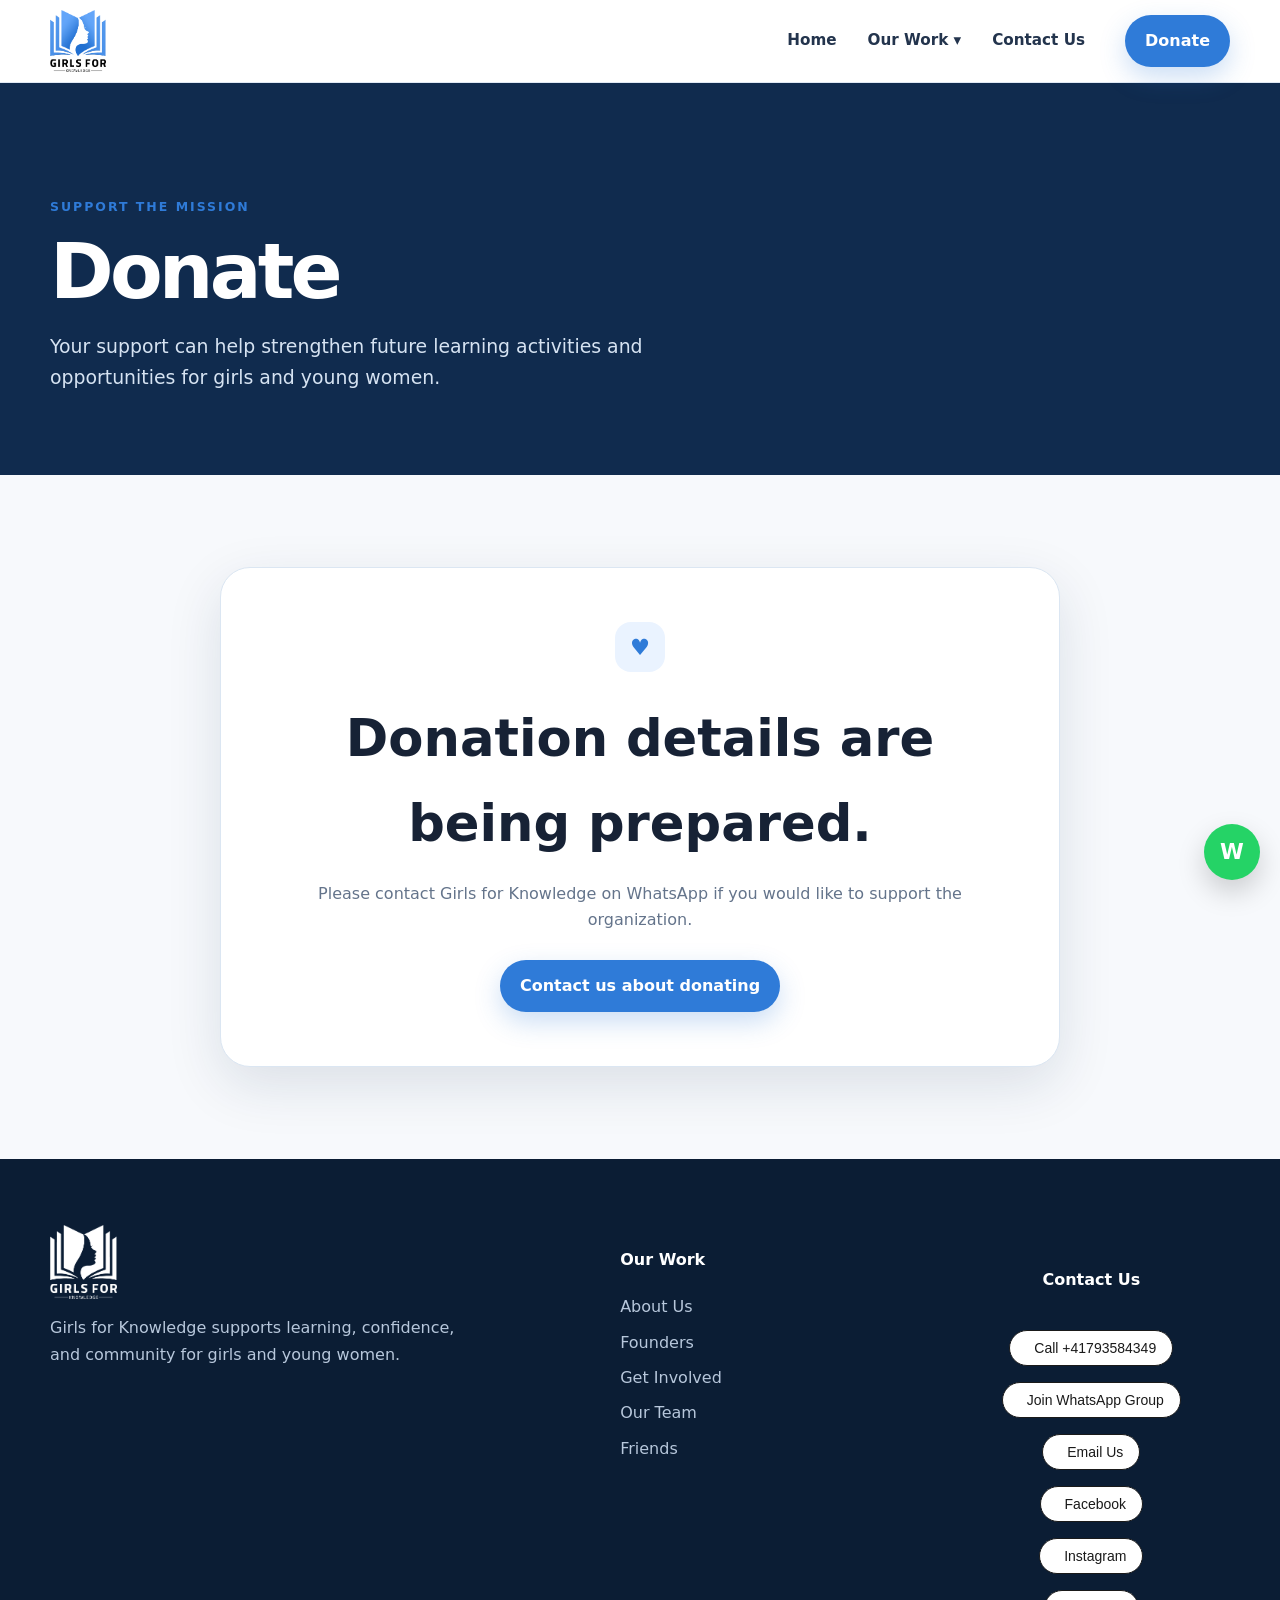
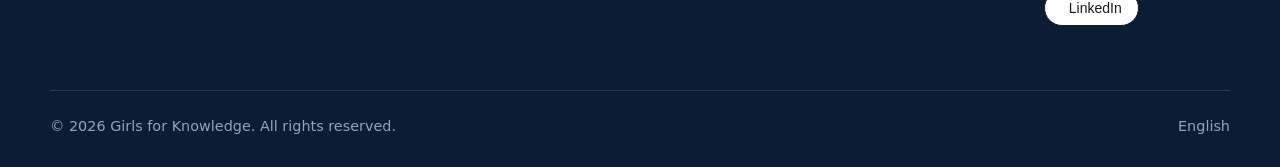
<file: donate.html>
<!doctype html>

<html lang="en">
<head>

    <meta charset="utf-8">

    <meta name="viewport" content="width=device-width,initial-scale=1">

    <title>Donate | Girls for Knowledge</title><meta name="description" content="Girls for Knowledge — education, opportunity and community for girls and young women.">
    <link rel="icon" href="assets/images/favicon.png">

    <link rel="stylesheet" href="assets/css/style.css">
</head>
<body>

   
    <header class="site-header">
        <div class="container nav">
            <a class="brand" href="index.html" aria-label="Girls for Knowledge home">
                <img src="assets/images/logo.png" alt="Girls for Knowledge">
            </a>
            <nav class="nav-links" aria-label="Primary navigation">
            <a href="index.html" class="">Home</a>
            <div class="dropdown"><button class="dropdown-toggle" aria-haspopup="true"><span>Our Work</span> ▾</button>
                <div class="dropdown-menu">
                <a href="about.html">About Us</a>
                <a href="founder.html">Founders</a>
                <a href="get-involved.html">Get Involved</a>
                <a href="teams.html">Our Teams</a>
                <a href="friends.html">Friends</a>
                </div>
                </div>
                <a href="get-involved.html#contact" class="">Contact Us</a>
                </nav>
                <div class="nav-actions"><a class="btn btn-primary" href="donate.html">Donate</a><button class="menu-btn" aria-label="Open menu" aria-expanded="false">☰</button>
            </div>
        </div>
    </header>
    
    <main>
    <!-- SECTION 1 START: Donation-page title. -->
    <section class="page-hero">
        <div class="container">
            <div class="kicker">Support the mission</div>
            <h1>Donate</h1>
            <p>Your support can help strengthen future learning activities and opportunities for girls and young women.</p>
        </div>
    </section>
   
  
    <section class="section bg-soft">
        <div class="container">
            
            <div class="donate-card">
                <div class="card-icon" style="margin-inline:auto">♥</div>
                <h2>Donation details are being prepared.</h2>
                <p>Please contact Girls for Knowledge on WhatsApp if you would like to support the organization.</p>
                <a class="btn btn-primary" href="https://wa.me/41763584349?text=Hello%2C%20I%20would%20like%20to%20support%20Girls%20for%20Knowledge." target="_blank" rel="noopener">Contact us about donating</a>
            </div>
        </div>
    </section>
    
    </main>
<!-- BOTTOM OF THE PAGE: -->
<footer class="site-footer">
    <div class="container">
        <div class="footer-grid">
            <div class="footer-brand">
                <!-- PICTURE: Currently assets/images/logo.png. -->
                <img src="assets/images/logo.png" alt="Girls for Knowledge">
                <p>Girls for Knowledge supports learning, confidence, and community for girls and young women.
                </p>
            </div>

            <div>
                <h4>Our Work
                </h4>
                
                <div class="footer-links">
                    <a href="about.html">About Us</a>
                    <a href="founder.html">Founders</a>
                    <a href="get-involved.html">Get Involved</a>
                    <a href="teams.html">Our Team</a>
                    <a href="friends.html">Friends</a>
                </div>
            </div>

            <div>
                
                
                <div class="footer-links">
                    
                    

                    <div class="follow-container">

                        <h4 style="color: white;">Contact Us</h4>

                        <!-- Call Us Action Component -->
                        <button type="button" class="follow-btn phone" data-platform="phone" data-phone="+41763584349">
                        <i class="fas fa-phone-alt"></i>
                        <span class="btn-text">Call +41793584349</span>
                        </button>

                         <!-- WhatsApp Group Invitation Link -->
                        <button type="button" class="follow-btn whatsapp" data-platform="whatsapp">
                            <i class="fab fa-whatsapp"></i>
                            <a href="https://whatsapp.com/channel/0029VatSJNmGufIzinaqIh1e" alt="WhatsApp">
                                <span class="btn-text">Join WhatsApp Group</span>
                            </a>
                        </button>

                        <button type="button" class="follow-btn gmail" data-platform="gmail">
                            <i class="fas fa-envelope"></i>
                            <a href="mailto:girlsforknowledge@gamil.com">
                                <span class="btn-text">Email Us</span>
                            </a>
                        </button>

                        <!-- Facebook Page / Profile Link -->
                        <button type="button" class="follow-btn facebook" data-platform="facebook">
                            <i class="fab fa-facebook-f"></i>
                            <a href="https://www.facebook.com/share/1DmzrJQUcT/?mibextid=wwXIfr" alt="Facebook">
                                <span class="btn-text">Facebook</span>
                            </a>
                        </button>

                        <!-- Instagram Profile Link -->
                        <button type="button" class="follow-btn instagram" data-platform="instagram">
                            <i class="fab fa-instagram"></i>
                            <a href="https://www.instagram.com/girls_for_knowledge?stkn=MWkzenBtN2g5d25qbQ%3D%3D&utm_source=qr" alt="Instagram">
                                <span class="btn-text">Instagram</span>
                            </a>
                        </button>

                        <!-- LinkedIn Page / Profile Link -->
                        <button type="button" class="follow-btn linkedin" data-platform="linkedin">
                            <i class="fab fa-linkedin-in"></i>
                            <a href="https://www.linkedin.com/company/girls-for-knowledge-org/" alt="Linkedin">
                                <span class="btn-text">LinkedIn</span>
                            </a>
                        </button>

                       

                    </div>
                    
                </div>
            </div>
        </div>
        <div class="footer-bottom"><span>© 2026 <span>Girls for Knowledge. All rights reserved.</span></span><span>English</span>
        </div>
    </div>
</footer>
<!-- FLOATING WHATSAPP BUTTON:-->
<a class="whatsapp-fab" href="https://wa.me/41763584349" target="_blank" rel="noopener" aria-label="WhatsApp">W</a>
<!-- SHARED ACTIONS: Loads the mobile menu and the WhatsApp form. Keep this near the end. -->
<script src="assets/js/site.js"></script>
</body>
</html>
</file>
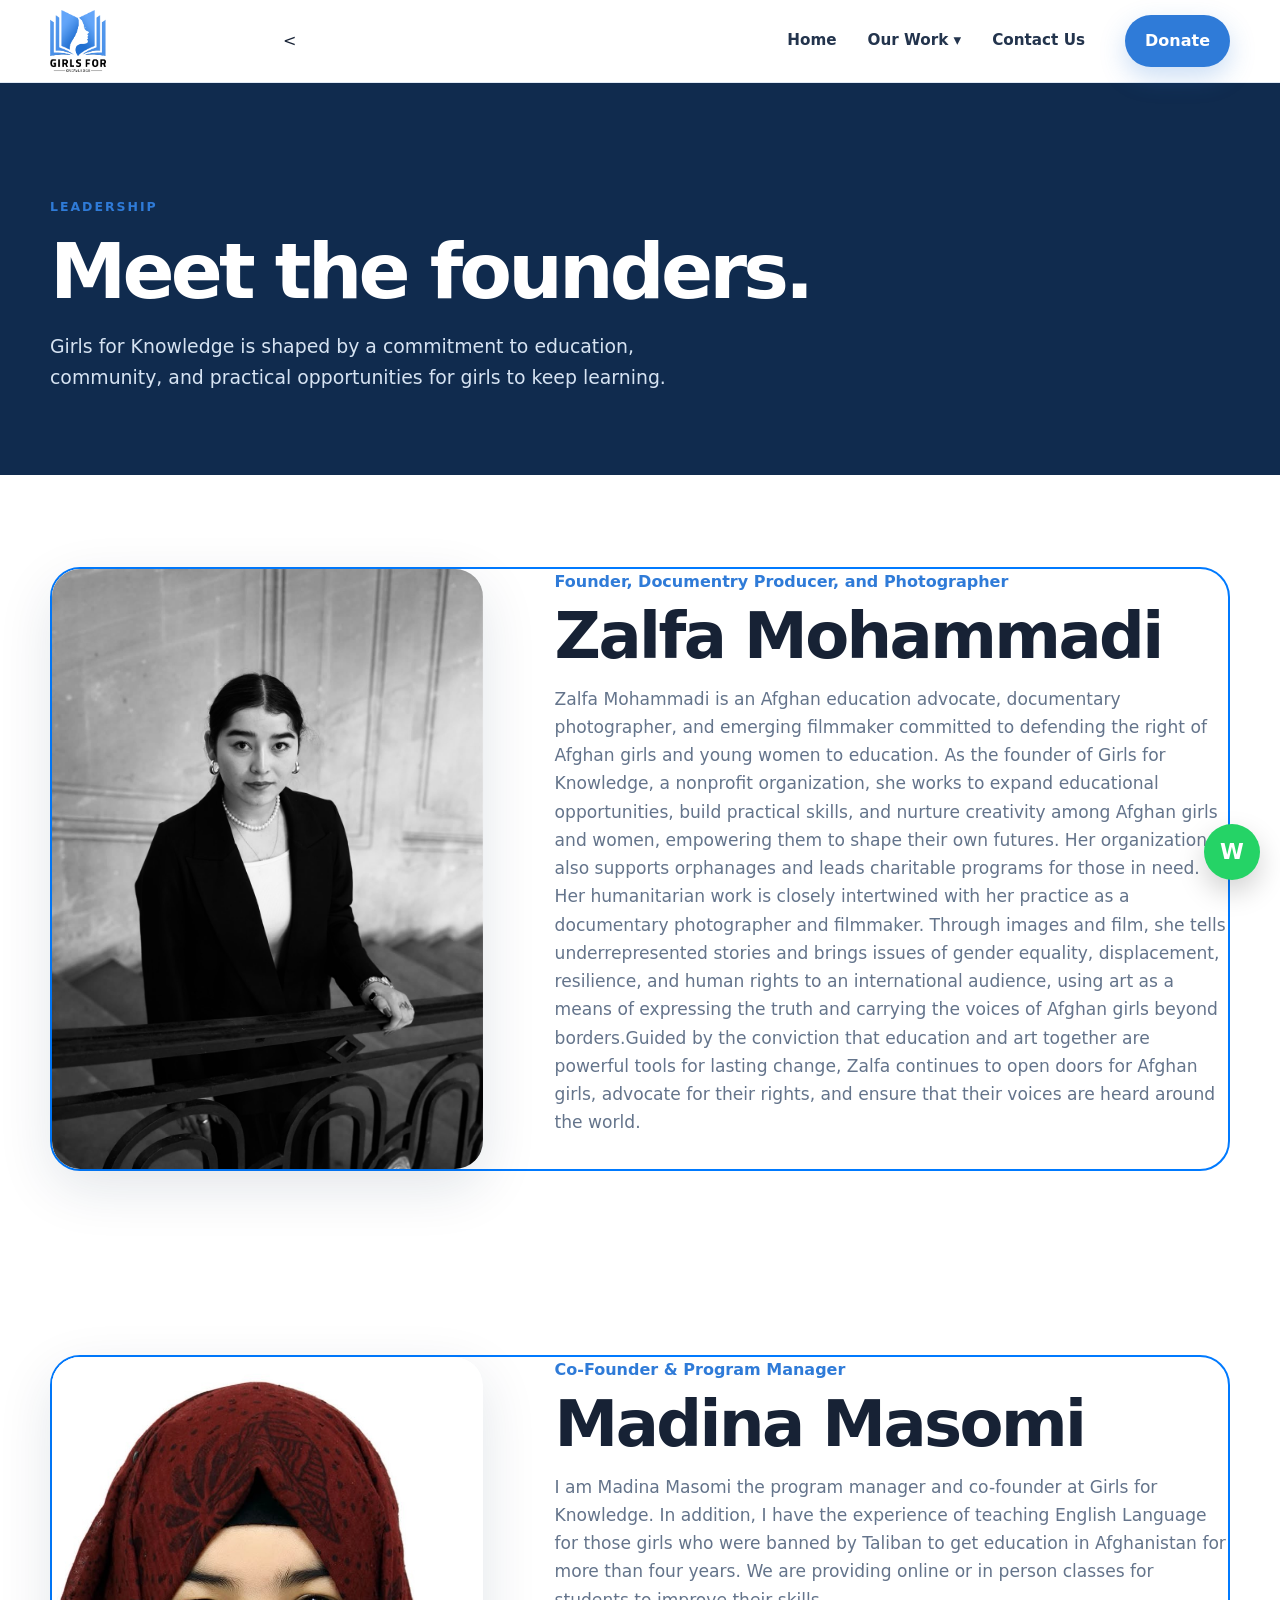
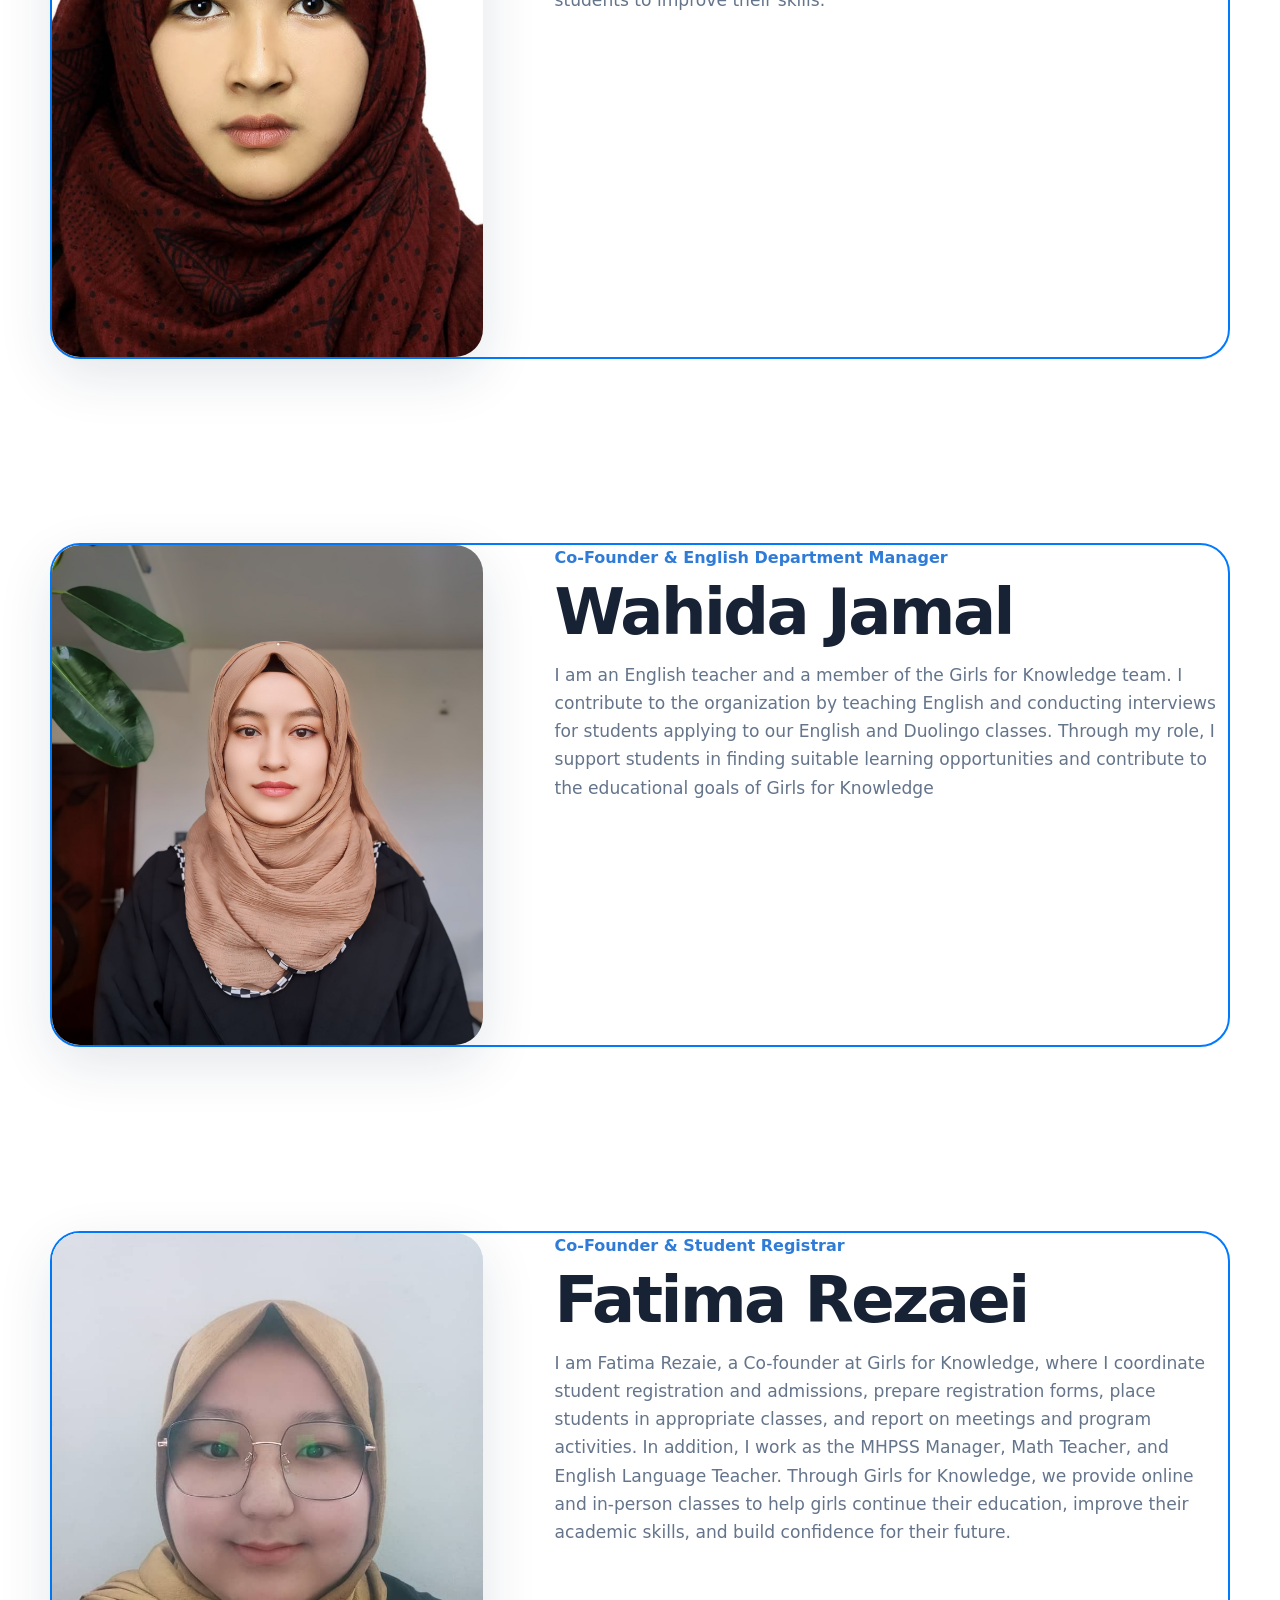
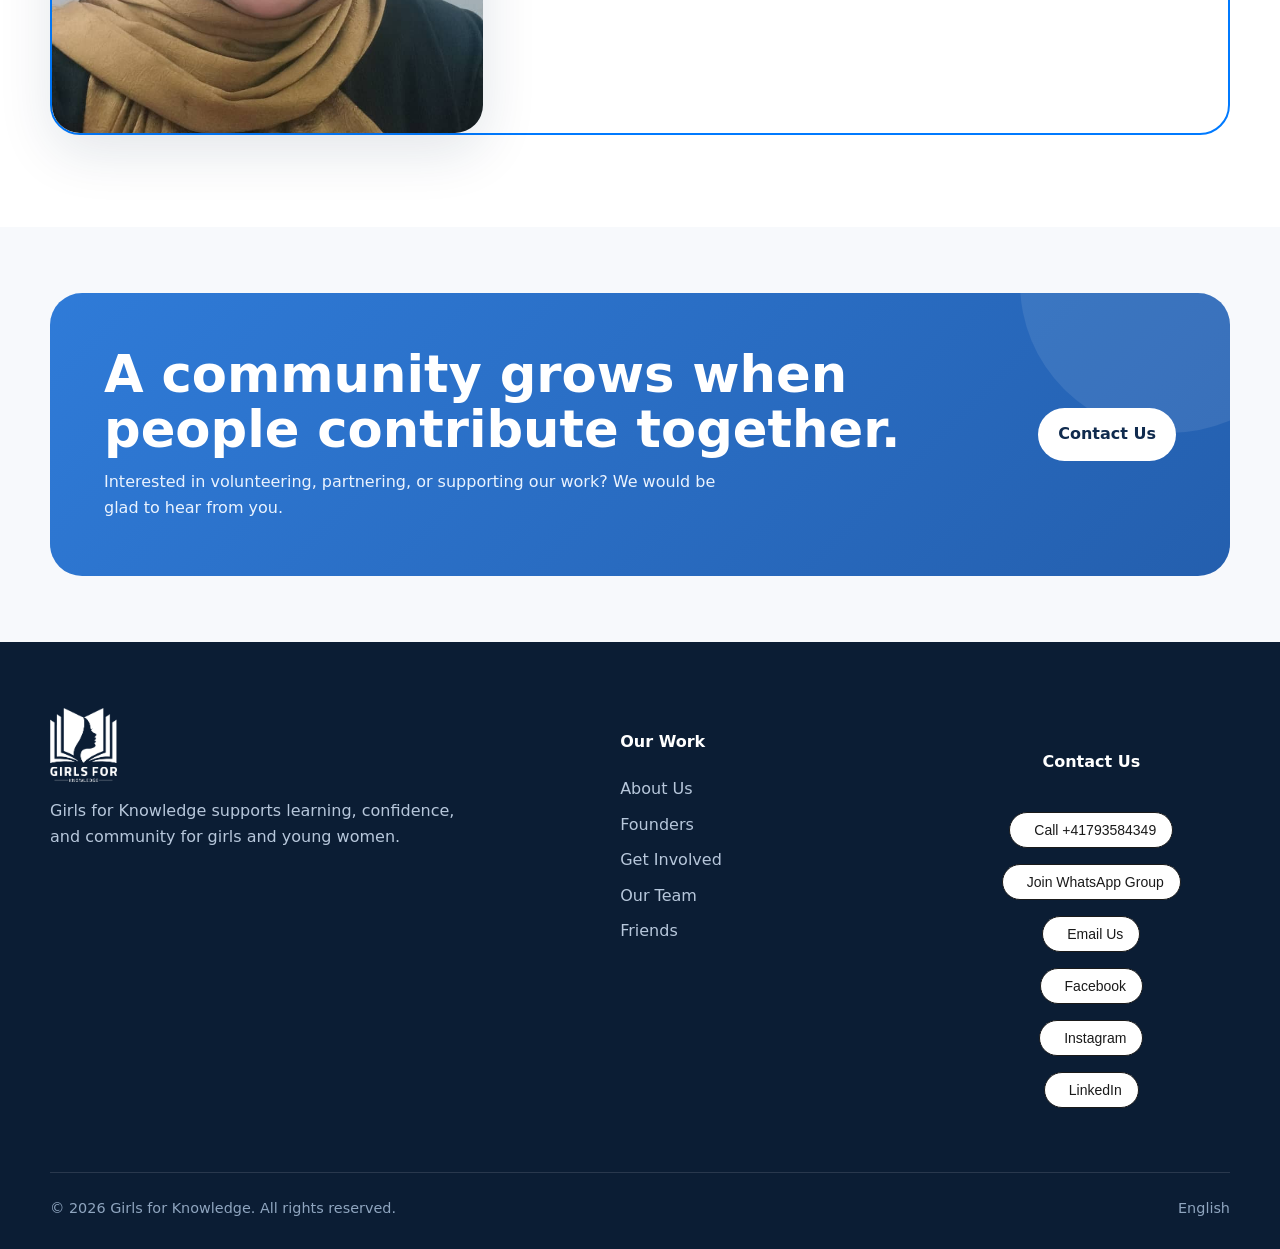
<file: founder.html>
<!doctype html>

<html lang="en">

<head>

<meta charset="utf-8">

<meta name="viewport" content="width=device-width,initial-scale=1">

<title>Founder | Girls for Knowledge</title><meta name="description" content="Girls for Knowledge — education, opportunity and community for girls and young women.">
<link rel="icon" href="assets/images/favicon.png">

<link rel="stylesheet" href="assets/css/style.css">
</head>

<body> 
    <header class="site-header">
        <div class="container nav">
            <a class="brand" href="index.html" aria-label="Girls for Knowledge home">
                <!-- PICTURE: Currently assets/images/logo.png.  -->
                <img src="assets/images/logo.png" alt="Girls for Knowledge">
            </a>
            <
            <nav class="nav-links" aria-label="Primary navigation">
                <a href="index.html" class="">Home</a>
                <div class="dropdown"><button class="dropdown-toggle" aria-haspopup="true"><span>Our Work</span> ▾</button> 
                    <div class="dropdown-menu">
                        <a href="about.html">About Us</a>
                        <a href="founder.html">Founders</a>
                        <a href="get-involved.html">Get Involved</a>
                        <a href="teams.html">Our Team</a>
                        <a href="friends.html">Friends</a>
                    </div>
                </div>
                <a href="get-involved.html#contact" class="">Contact Us</a>
            </nav>
            
            <div class="nav-actions">
                <a class="btn btn-primary" href="donate.html">Donate</a>
                <button class="menu-btn" aria-label="Open menu" aria-expanded="false">☰</button>
            </div>
        </div>
    </header>
   
    <main>
    <!-- SECTION 1 START: Founder-page title. -->
    <section class="page-hero">
        <div class="container">
            <div class="kicker">Leadership</div>
            <h1>Meet the founders.</h1>
            <p>Girls for Knowledge is shaped by a commitment to education, community, and practical opportunities for girls to keep learning.
            </p>
        </div>
    </section>
    
    
    <section class="section">
        <div class="container founder-grid new_f">
            <div class="portrait">
                <!-- PICTURE: Currently assets/images/001.webp.  -->
                <img style="height: 600px;" src="assets/images/001.webp" alt="Zalfa Mohammadi, co-Founder of Girls for Knowledge">
                </div>
                <!-- FOUNDER STORY: Edit the name, role, and paragraphs here. Edit each paragraph directly between its opening and closing tags. -->
                <div class="profile-copy">
                <div class="profile-title">Founder, Documentry Producer, and Photographer
                </div>
                <h1>Zalfa Mohammadi
                </h1>
                <p>Zalfa Mohammadi is an Afghan education advocate, documentary photographer, and emerging filmmaker committed to defending the right of Afghan girls and young women to education. As the founder of Girls for Knowledge, a nonprofit organization, she works to expand educational opportunities, build practical skills, and nurture creativity among Afghan girls and women, empowering them to shape their own futures. Her organization also supports orphanages and leads charitable programs for those in need. Her humanitarian work is closely intertwined with her practice as a documentary photographer and filmmaker. Through images and film, she tells underrepresented stories and brings issues of gender equality, displacement, resilience, and human rights to an international audience, using art as a means of expressing the truth and carrying the voices of Afghan girls beyond borders.Guided by the conviction that education and art together are powerful tools for lasting change, Zalfa continues to open doors for Afghan girls, advocate for their rights, and ensure that their voices are heard around the world.
                </p>
                
            </div>
        </div>
    </section>

     <section class="section">
        <div class="container founder-grid new_f">
            <div class="portrait">
                <!-- PICTURE: Currently assets/images/002.webp.  -->
                <img style="height: 600px;" src="assets/images/002.webp" alt="Madina Masomi, co-Founder of Girls for Knowledge">
                </div>
                <div class="profile-copy">
                <div class="profile-title">Co-Founder & Program Manager
                </div>
                <h1>Madina Masomi
                </h1>
                <p>I am Madina Masomi the program manager and co-founder at Girls for Knowledge. In addition, I have the experience of teaching English Language for those girls who were banned by Taliban to get education in Afghanistan for more than four years. We are providing online or in person classes for students to improve their skills.</p>
                
            </div>
        </div>
    </section>

    <section class="section">
        <div class="container founder-grid new_f">
            <div class="portrait">
                <!-- PICTURE: Currently assets/images/003.webp.  -->
                <img style="height: 500px;" src="assets/images/003.webp" alt="Wahida Jamal, co-Founder of Girls for Knowledge">
                </div>
               
                <div class="profile-copy">
                <div class="profile-title">Co-Founder & English Department Manager
                </div>
                <h1>Wahida Jamal 
                </h1>
                <p>I am an English teacher and a member of the Girls for Knowledge team. I contribute to the organization by teaching English and conducting interviews for students applying to our English and Duolingo classes. Through my role, I support students in finding suitable learning opportunities and contribute to the educational goals of Girls for Knowledge
                </p>
                
            </div>
        </div>
    </section>

     <section class="section">
        <div class="container founder-grid new_f">
            <div class="portrait">
                <!-- PICTURE: Currently assets/images/Fatima Rezaei.webp.  -->
                <img style="height: 500px;" src="assets/images/Fatima Rezaei.webp" alt="Fatima Rezaei, co-Founder of Girls for Knowledge">
                </div>
               
                <div class="profile-copy">
                <div class="profile-title">Co-Founder & Student Registrar</div>
                <h1>Fatima Rezaei</h1>
                <p>I am Fatima Rezaie, a Co-founder at Girls for Knowledge, where I coordinate student registration and admissions, prepare registration forms, place students in appropriate classes, and report on meetings and program activities. In addition, I work as the MHPSS Manager, Math Teacher, and English Language Teacher. Through Girls for Knowledge, we provide online and in-person classes to help girls continue their education, improve their academic skills, and build confidence for their future.
                </p>
                
            </div>
        </div>
    </section>
    <!-- SECTION END: A new section can go after this, inside main. -->
    <!-- SECTION 3 START: Invitation to work together. -->
    <section class="section-sm bg-soft">
        <div class="container">
            <div class="cta-band">
                <div>
                    <h2>A community grows when people contribute together.
                    </h2>
                    <p>Interested in volunteering, partnering, or supporting our work? We would be glad to hear from you.
                    </p>
                    </div>
                    <div class="actions">
                        <a class="btn btn-light" href="get-involved.html#contact">Contact Us</a>
                </div>
            </div>
        </div>
    </section>

</main>
<!-- BOTTOM OF THE PAGE: -->
<footer class="site-footer">
    <div class="container">
        <div class="footer-grid">
            <div class="footer-brand">
                <!-- PICTURE: Currently assets/images/logo.png. -->
                <img src="assets/images/logo.png" alt="Girls for Knowledge">
                <p>Girls for Knowledge supports learning, confidence, and community for girls and young women.
                </p>
            </div>

            <div>
                <h4>Our Work
                </h4>
                
                <div class="footer-links">
                    <a href="about.html">About Us</a>
                    <a href="founder.html">Founders</a>
                    <a href="get-involved.html">Get Involved</a>
                    <a href="teams.html">Our Team</a>
                    <a href="friends.html">Friends</a>
                </div>
            </div>

            <div>
                
                
                <div class="footer-links">
                    
                    

                    <div class="follow-container">

                        <h4 style="color: white;">Contact Us</h4>

                        <!-- Call Us Action Component -->
                        <button type="button" class="follow-btn phone" data-platform="phone" data-phone="+41763584349">
                        <i class="fas fa-phone-alt"></i>
                        <span class="btn-text">Call +41793584349</span>
                        </button>

                         <!-- WhatsApp Group Invitation Link -->
                        <button type="button" class="follow-btn whatsapp" data-platform="whatsapp">
                            <i class="fab fa-whatsapp"></i>
                            <a href="https://whatsapp.com/channel/0029VatSJNmGufIzinaqIh1e" alt="WhatsApp">
                                <span class="btn-text">Join WhatsApp Group</span>
                            </a>
                        </button>

                        <button type="button" class="follow-btn gmail" data-platform="gmail">
                            <i class="fas fa-envelope"></i>
                            <a href="mailto:girlsforknowledge@gamil.com">
                                <span class="btn-text">Email Us</span>
                            </a>
                        </button>

                        <!-- Facebook Page / Profile Link -->
                        <button type="button" class="follow-btn facebook" data-platform="facebook">
                            <i class="fab fa-facebook-f"></i>
                            <a href="https://www.facebook.com/share/1DmzrJQUcT/?mibextid=wwXIfr" alt="Facebook">
                                <span class="btn-text">Facebook</span>
                            </a>
                        </button>

                        <!-- Instagram Profile Link -->
                        <button type="button" class="follow-btn instagram" data-platform="instagram">
                            <i class="fab fa-instagram"></i>
                            <a href="https://www.instagram.com/girls_for_knowledge?stkn=MWkzenBtN2g5d25qbQ%3D%3D&utm_source=qr" alt="Instagram">
                                <span class="btn-text">Instagram</span>
                            </a>
                        </button>

                        <!-- LinkedIn Page / Profile Link -->
                        <button type="button" class="follow-btn linkedin" data-platform="linkedin">
                            <i class="fab fa-linkedin-in"></i>
                            <a href="https://www.linkedin.com/company/girls-for-knowledge-org/" alt="Linkedin">
                                <span class="btn-text">LinkedIn</span>
                            </a>
                        </button>

                       

                    </div>
                    
                </div>
            </div>
        </div>
        <div class="footer-bottom"><span>© 2026 <span>Girls for Knowledge. All rights reserved.</span></span><span>English</span>
        </div>
    </div>
</footer>
<!-- FLOATING WHATSAPP BUTTON:-->
<a class="whatsapp-fab" href="https://wa.me/41763584349" target="_blank" rel="noopener" aria-label="WhatsApp">W</a>
<!-- SHARED ACTIONS: Loads the mobile menu and the WhatsApp form. Keep this near the end. -->
<script src="assets/js/site.js"></script>
</body>
</html>
</file>
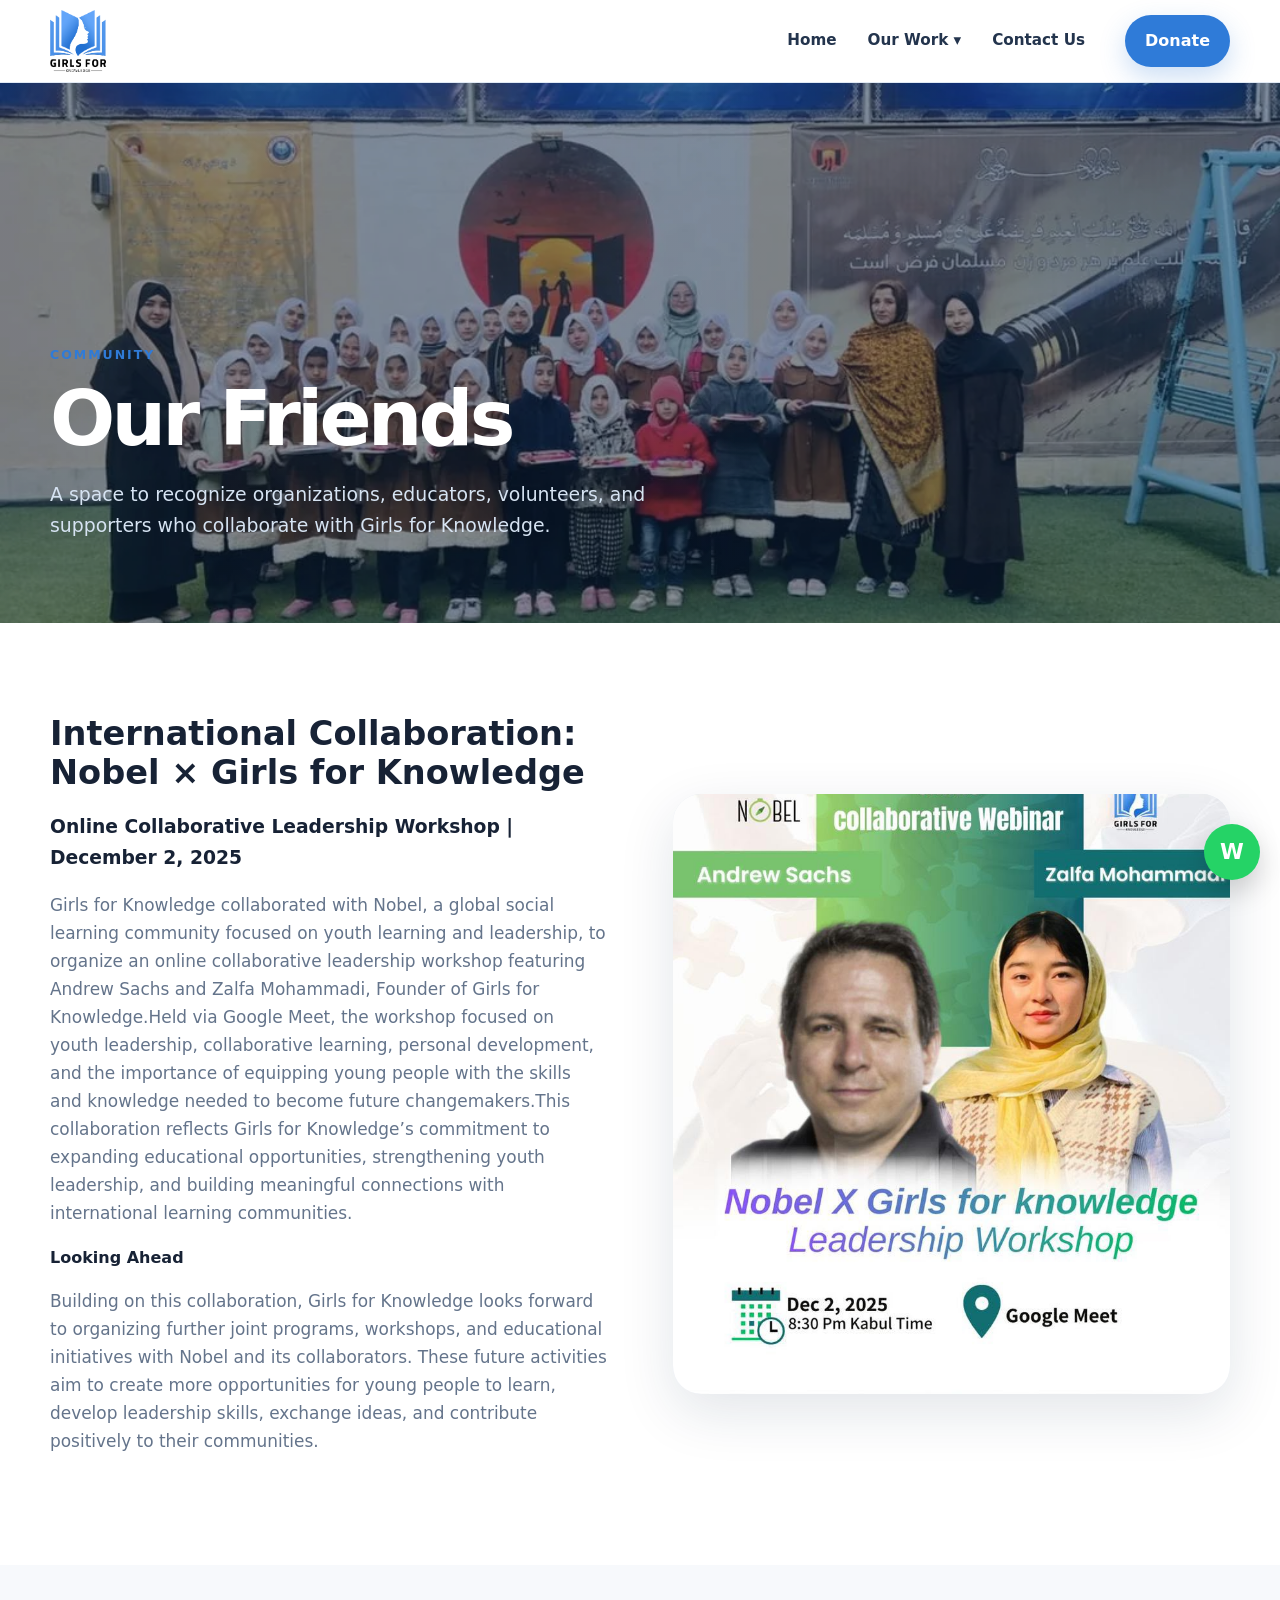
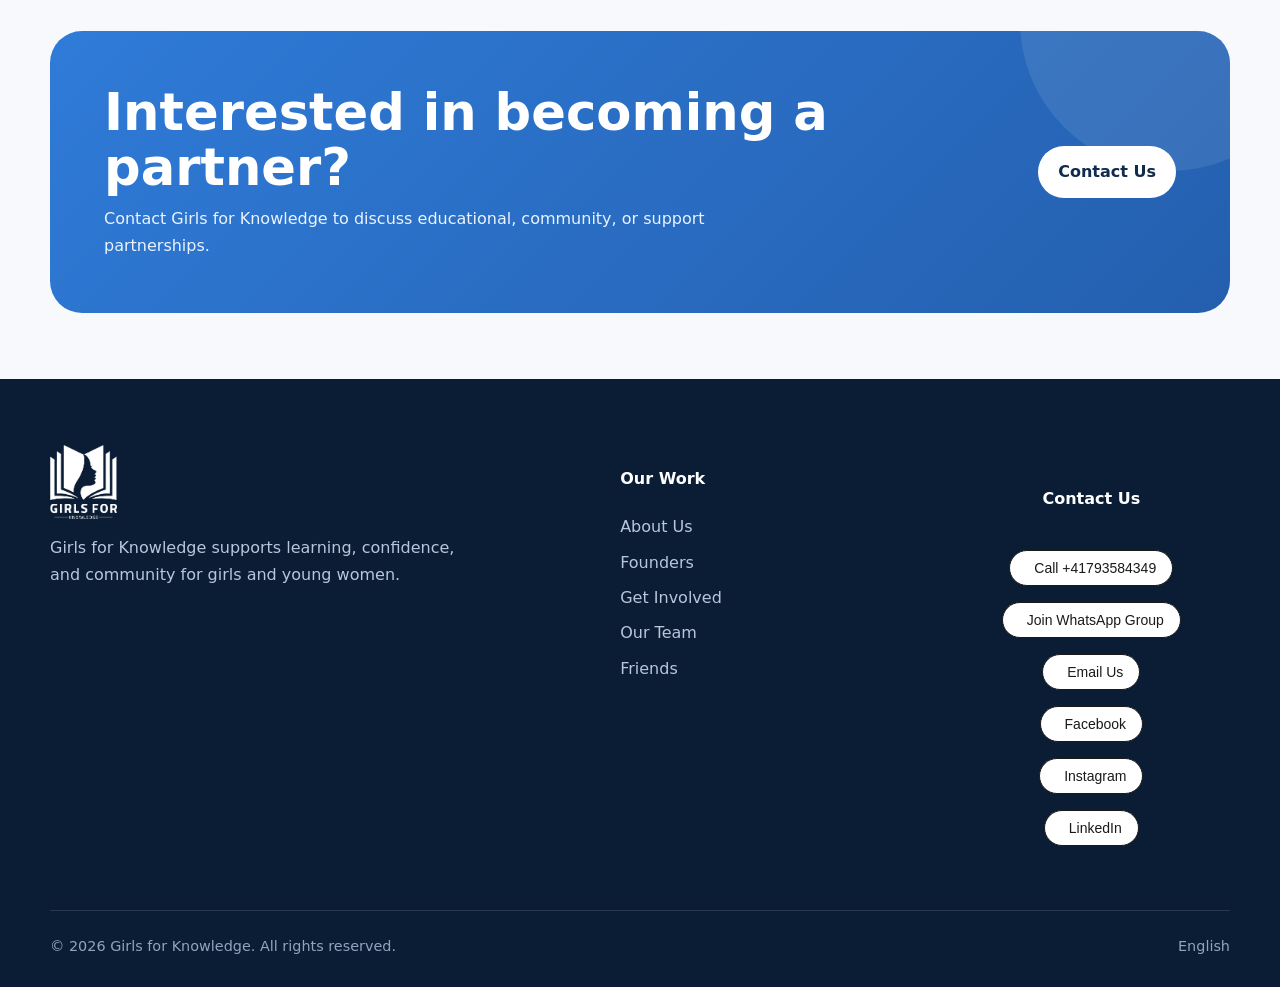
<file: friends.html>
<!doctype html>

<html lang="en">
<head>
<meta charset="utf-8">
<meta name="viewport" content="width=device-width,initial-scale=1">
<title>Friends | Girls for Knowledge</title><meta name="description" content="Girls for Knowledge — education, opportunity and community for girls and young women.">
<link rel="icon" href="assets/images/favicon.png">
<!-- SHARED DESIGN: All pages use this CSS file. A change there can change every page. -->
<link rel="stylesheet" href="assets/css/style.css">
</head>
<body>
<header class="site-header">
<div class="container nav">
<a class="brand" href="index.html" aria-label="Girls for Knowledge home">

<img src="assets/images/logo.png" alt="Girls for Knowledge"></a>

<nav class="nav-links" aria-label="Primary navigation">
<a href="index.html" class="">Home</a>
<div class="dropdown"><button class="dropdown-toggle" aria-haspopup="true"><span>Our Work</span> ▾</button>

<div class="dropdown-menu">
    <a href="about.html">About Us</a>
    <a href="founder.html">Founders</a>
    <a href="get-involved.html">Get Involved</a>
    <a href="teams.html">Our team</a>
<a href="friends.html">Friends</a>
</div>
</div>
<a href="get-involved.html#contact" class="">Contact Us</a>
</nav>

<div class="nav-actions"><a class="btn btn-primary" href="donate.html">Donate</a><button class="menu-btn" aria-label="Open menu" aria-expanded="false">☰</button>
</div>
</div>
</header>

<main>

<section class="page-hero with-image">
<!-- PICTURE: Currently assets/images/01.webp. -->
<img src="assets/images/01.webp" alt="Students and supporters together">
<div class="container">
<div class="kicker">Community
</div>
<h1>Our Friends
</h1>
<p>A space to recognize organizations, educators, volunteers, and supporters who collaborate with Girls for Knowledge.
</p>
</div>
</section>


<section class="section">
        <div class="container split">
            <div class="prose">
                <h2>International Collaboration: Nobel × Girls for Knowledge </h2>
                <h3>Online Collaborative Leadership Workshop | December 2, 2025</h3>
                <p>Girls for Knowledge collaborated with Nobel, a global social learning community focused on youth learning and leadership, to organize an online collaborative leadership workshop featuring Andrew Sachs and Zalfa Mohammadi, Founder of Girls for Knowledge.Held via Google Meet, the workshop focused on youth leadership, collaborative learning, personal development, and the importance of equipping young people with the skills and knowledge needed to become future changemakers.This collaboration reflects Girls for Knowledge’s commitment to expanding educational opportunities, strengthening youth leadership, and building meaningful connections with international learning communities.</p>
                <b>Looking Ahead</b>

                <p>Building on this collaboration, Girls for Knowledge looks forward to organizing further joint programs, workshops, and educational initiatives with Nobel and its collaborators. These future activities aim to create more opportunities for young people to learn, develop leadership skills, exchange ideas, and contribute positively to their communities.</p>

                
            </div>
            <div class="image-frame a2025">
                <!-- PICTURE: Currently assets/images/partner.webp.  -->
                <img style="height: 600px;" src="./assets/images/partner.webp" alt="Program in 2025 with children">
            </div>
        </div>
    </section>
<!-- SECTION END: A new section can go after this, inside main. -->
<!-- SECTION 3 START: Invitation to become a partner. -->
<section class="section-sm bg-soft">
<div class="container">
<div class="cta-band">
<div>
<h2>Interested in becoming a partner?
</h2>
<p>Contact Girls for Knowledge to discuss educational, community, or support partnerships.
</p>
</div>
<div class="actions"><a class="btn btn-light" href="get-involved.html#contact">Contact Us</a>
</div>
</div>
</div>
</section>

</main>
<!-- BOTTOM OF THE PAGE: -->
<footer class="site-footer">
    <div class="container">
        <div class="footer-grid">
            <div class="footer-brand">
                <!-- PICTURE: Currently assets/images/logo.png. -->
                <img src="assets/images/logo.png" alt="Girls for Knowledge">
                <p>Girls for Knowledge supports learning, confidence, and community for girls and young women.
                </p>
            </div>

            <div>
                <h4>Our Work
                </h4>
                
                <div class="footer-links">
                    <a href="about.html">About Us</a>
                    <a href="founder.html">Founders</a>
                    <a href="get-involved.html">Get Involved</a>
                    <a href="teams.html">Our Team</a>
                    <a href="friends.html">Friends</a>
                </div>
            </div>

            <div>
                
                
                <div class="footer-links">
                    
                    

                    <div class="follow-container">

                        <h4 style="color: white;">Contact Us</h4>

                        <!-- Call Us Action Component -->
                        <button type="button" class="follow-btn phone" data-platform="phone" data-phone="+41763584349">
                        <i class="fas fa-phone-alt"></i>
                        <span class="btn-text">Call +41793584349</span>
                        </button>

                         <!-- WhatsApp Group Invitation Link -->
                        <button type="button" class="follow-btn whatsapp" data-platform="whatsapp">
                            <i class="fab fa-whatsapp"></i>
                            <a href="https://whatsapp.com/channel/0029VatSJNmGufIzinaqIh1e" alt="WhatsApp">
                                <span class="btn-text">Join WhatsApp Group</span>
                            </a>
                        </button>

                        <button type="button" class="follow-btn gmail" data-platform="gmail">
                            <i class="fas fa-envelope"></i>
                            <a href="mailto:girlsforknowledge@gamil.com">
                                <span class="btn-text">Email Us</span>
                            </a>
                        </button>

                        <!-- Facebook Page / Profile Link -->
                        <button type="button" class="follow-btn facebook" data-platform="facebook">
                            <i class="fab fa-facebook-f"></i>
                            <a href="https://www.facebook.com/share/1DmzrJQUcT/?mibextid=wwXIfr" alt="Facebook">
                                <span class="btn-text">Facebook</span>
                            </a>
                        </button>

                        <!-- Instagram Profile Link -->
                        <button type="button" class="follow-btn instagram" data-platform="instagram">
                            <i class="fab fa-instagram"></i>
                            <a href="https://www.instagram.com/girls_for_knowledge?stkn=MWkzenBtN2g5d25qbQ%3D%3D&utm_source=qr" alt="Instagram">
                                <span class="btn-text">Instagram</span>
                            </a>
                        </button>

                        <!-- LinkedIn Page / Profile Link -->
                        <button type="button" class="follow-btn linkedin" data-platform="linkedin">
                            <i class="fab fa-linkedin-in"></i>
                            <a href="https://www.linkedin.com/company/girls-for-knowledge-org/" alt="Linkedin">
                                <span class="btn-text">LinkedIn</span>
                            </a>
                        </button>

                       

                    </div>
                    
                </div>
            </div>
        </div>
        <div class="footer-bottom"><span>© 2026 <span>Girls for Knowledge. All rights reserved.</span></span><span>English</span>
        </div>
    </div>
</footer>
<!-- FLOATING WHATSAPP BUTTON:-->
<a class="whatsapp-fab" href="https://wa.me/41763584349" target="_blank" rel="noopener" aria-label="WhatsApp">W</a>
<!-- SHARED ACTIONS: Loads the mobile menu and the WhatsApp form. Keep this near the end. -->
<script src="assets/js/site.js"></script>
</body>
</html>
</file>
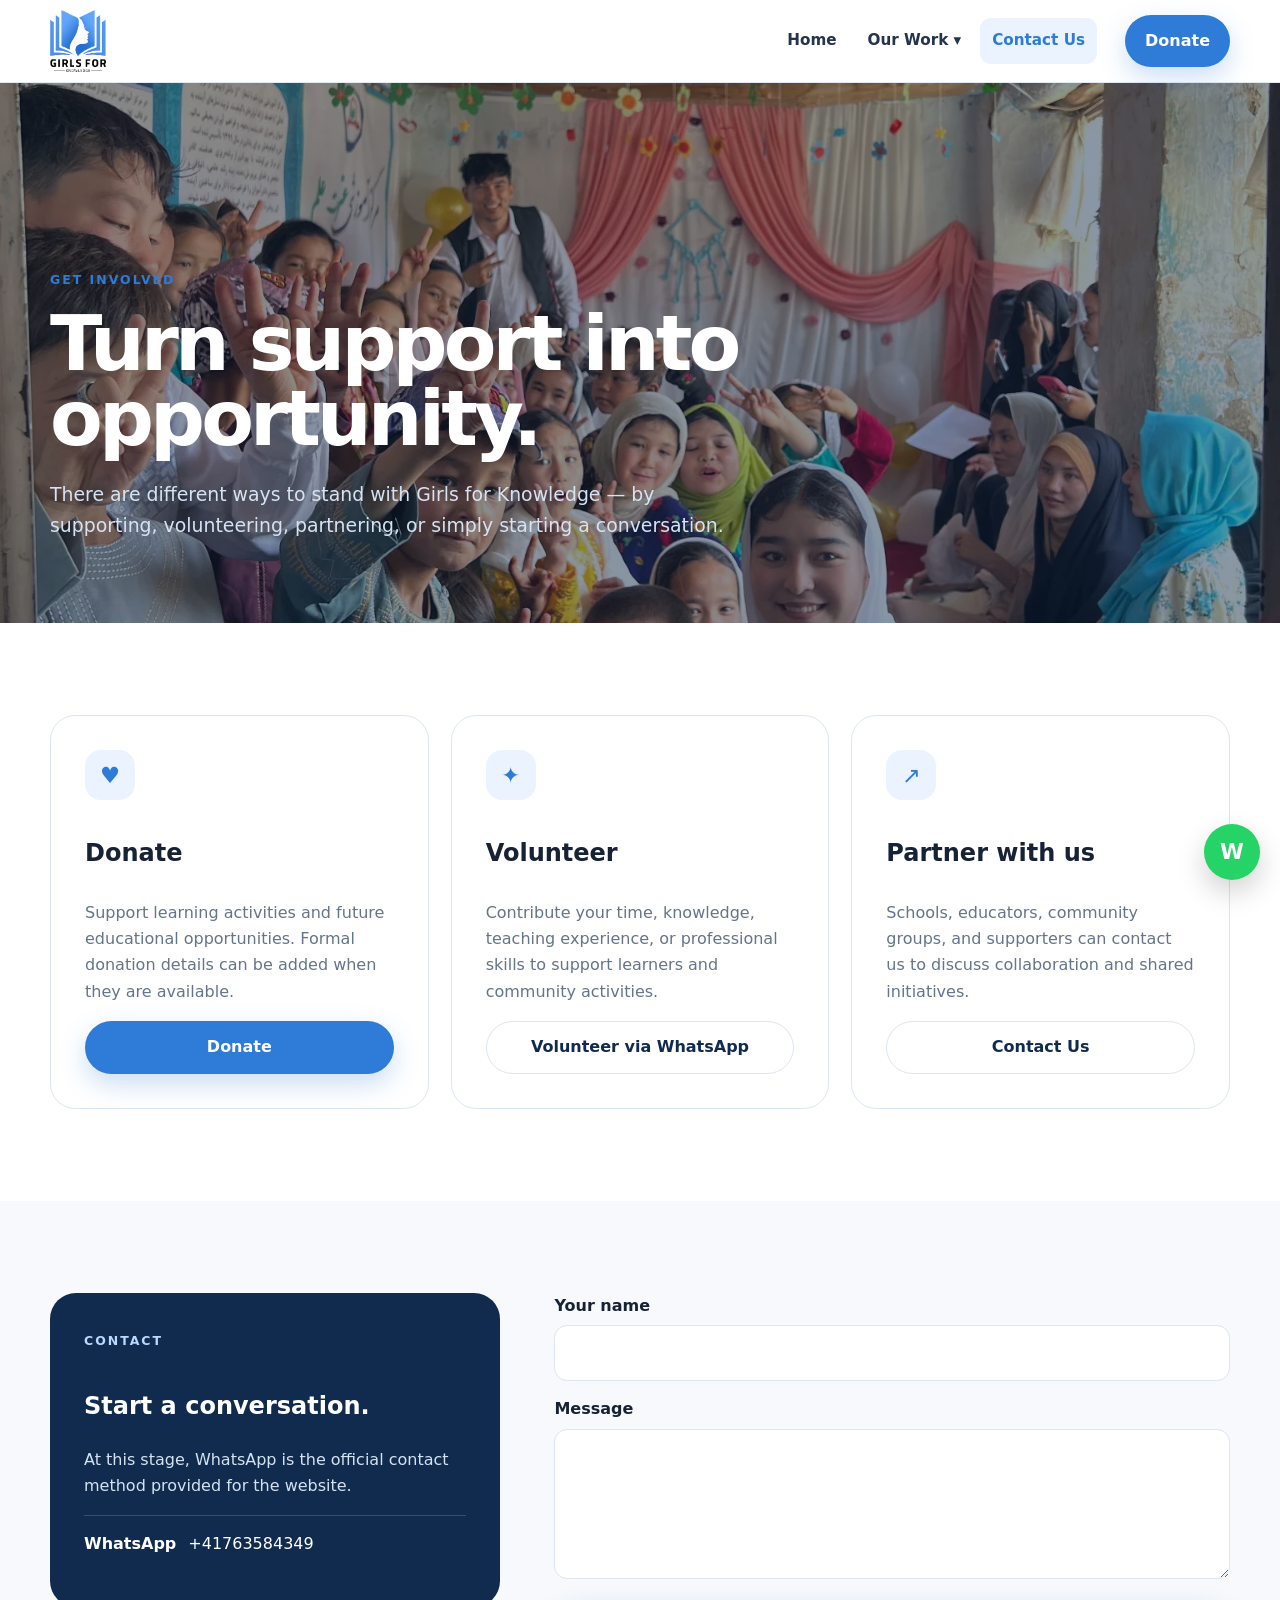
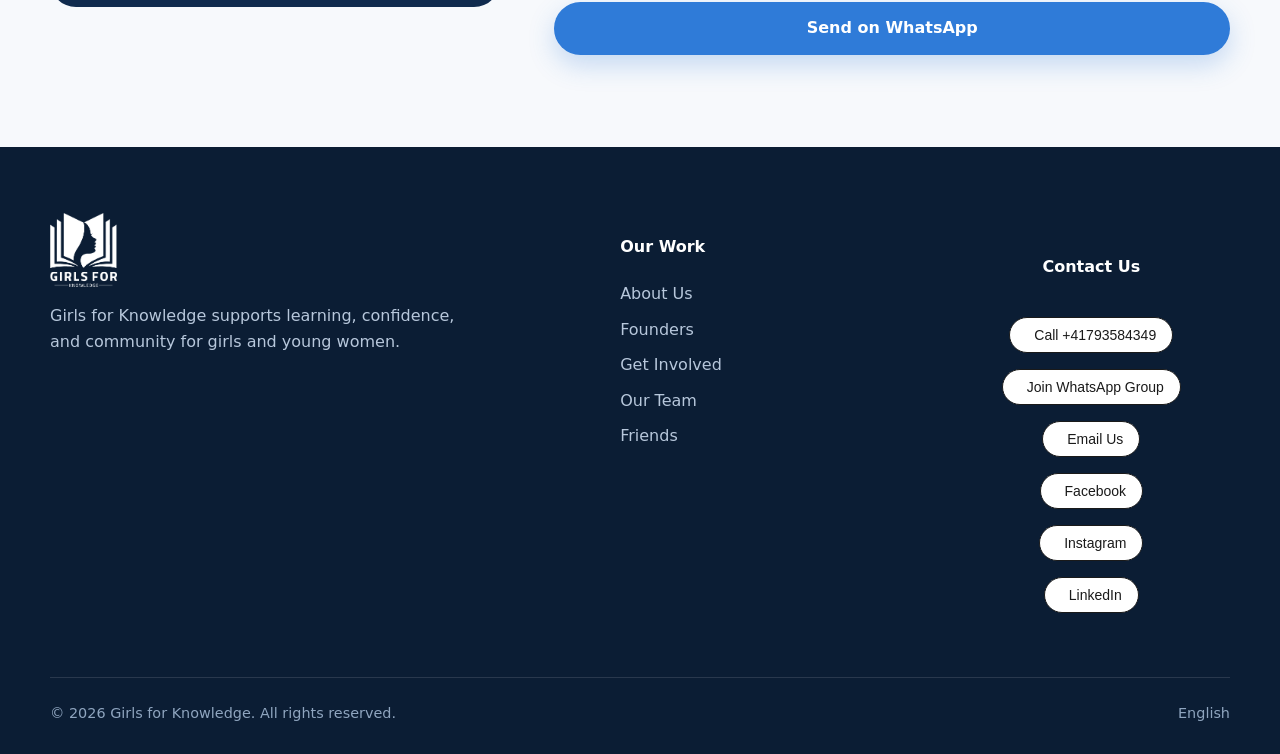
<file: get-involved.html>
<!doctype html>

<html lang="en">
    <head>
        <meta charset="utf-8">
        <meta name="viewport" content="width=device-width,initial-scale=1">
        <title>Get Involved | Girls for Knowledge</title>
        <meta name="description" content="Girls for Knowledge — education, opportunity and community for girls and young women.">
        <link rel="icon" href="assets/images/favicon.png">
        <!-- SHARED DESIGN: All pages use this CSS file. A change there can change every page. -->
        <link rel="stylesheet" href="assets/css/style.css">
    </head>

    <body>
        
        <header class="site-header">
            <div class="container nav">
                <a class="brand" href="index.html" aria-label="Girls for Knowledge home">
                    <img src="assets/images/logo.png" alt="Girls for Knowledge">
                </a>
                <nav class="nav-links" aria-label="Primary navigation">
                <a href="index.html" class="">Home</a>
                <div class="dropdown"><button class="dropdown-toggle" aria-haspopup="true"><span>Our Work</span> ▾</button>
                <!-- MENU LINKS: Add a new page link inside this box. Repeat the menu change in all seven HTML files. -->
                <div class="dropdown-menu">
                    <a href="about.html">About Us</a>
                    <a href="founder.html">Founders</a>
                    <a href="get-involved.html">Get Involved</a>
                    <a href="teams.html">Our Team</a>
                    <a href="friends.html">Friends</a>
                </div>
                </div>
                <a href="get-involved.html#contact" class="active">Contact Us</a>
                </nav>
                <!-- BUTTONS: Donate link and the small-screen menu button. JavaScript opens and closes the menu. -->
                <div class="nav-actions"><a class="btn btn-primary" href="donate.html">Donate</a><button class="menu-btn" aria-label="Open menu" aria-expanded="false">☰</button>
                </div>
            </div>
        </header>
        <!-- MAIN PAGE CONTENT STARTS: The sections below belong to this page only. -->
        <main>
        <!-- SECTION 1 START: Get-involved title and picture. -->
        <section class="page-hero with-image">
        <!-- PICTURE: Currently assets/images/06.webp. Replace src with your file path and alt with a short description. alt helps people who cannot see the picture. -->
        <img src="assets/images/06.webp" alt="Community education event">
        <div class="container">
        <div class="kicker">Get involved
        </div>
        <h1>Turn support into opportunity.
        </h1>
        <p>There are different ways to stand with Girls for Knowledge — by supporting, volunteering, partnering, or simply starting a conversation.
        </p>
        </div>
        </section>
        <!-- SECTION END: A new section can go after this, inside main. -->
        <!-- SECTION 2 START: Ways to help: donations, volunteering, and partnerships. -->
        <section class="section">
        <div class="container">
        <div class="involve-grid">
        <article class="involve-card">
        <div class="card-icon">♥
        </div>
        <h3>Donate
        </h3>
        <p>Support learning activities and future educational opportunities. Formal donation details can be added when they are available.
        </p><a class="btn btn-primary" href="donate.html">Donate</a>
        </article>
        <article class="involve-card">
        <div class="card-icon">✦
        </div>
        <h3>Volunteer
        </h3>
        <p>Contribute your time, knowledge, teaching experience, or professional skills to support learners and community activities.
        </p><a class="btn btn-outline" href="https://wa.me/41763584349?text=Hello%2C%20I%20would%20like%20to%20volunteer%20with%20Girls%20for%20Knowledge." target="_blank" rel="noopener">Volunteer via WhatsApp</a>
        </article>
        <article class="involve-card">
        <div class="card-icon">↗
        </div>
        <h3>Partner with us
        </h3>
        <p>Schools, educators, community groups, and supporters can contact us to discuss collaboration and shared initiatives.
        </p><a class="btn btn-outline" href="#contact">Contact Us</a>
        </article>
        </div>
        </div>
        </section>
        <!-- SECTION END: A new section can go after this, inside main. -->
        <!-- SECTION 3 START: Contact details and WhatsApp message form. -->
        <section class="section bg-soft" id="contact">
        <div class="container contact-grid">
        <!-- CONTACT DETAILS: If the phone changes, update every wa.me link and printed number in all pages, plus GFK.whatsapp in site.js. -->
        <div class="contact-panel">
        <div class="kicker" style="color:#b9d9ff">Contact
        </div>
        <h2>Start a conversation.
        </h2>
        <p>At this stage, WhatsApp is the official contact method provided for the website.
        </p><a class="contact-link" href="https://wa.me/41763584349" target="_blank" rel="noopener"><strong>WhatsApp</strong><span>+41763584349</span></a>
        </div>
        <!-- MESSAGE FORM: site.js opens WhatsApp with a prepared message. It does not email or store submissions. The visitor still sends the message in WhatsApp. -->
        <form class="form" data-whatsapp-form>
        <div class="field">
        <label for="name">Your name
        </label>
        <!-- NAME BOX: Keep name="name" because JavaScript reads it. required means the visitor must fill it in. -->
        <input id="name" name="name" required>
        </div>
        <div class="field">
        <label for="message">Message
        </label>
        <!-- MESSAGE BOX: Keep name="message" because JavaScript reads it. Its label for and its id must match. -->
        <textarea id="message" name="message" required></textarea>
        </div><button class="btn btn-primary" type="submit">Send on WhatsApp</button>
        </form>
        </div>
        </section>
        
       </main>
<!-- BOTTOM OF THE PAGE: -->
<footer class="site-footer">
    <div class="container">
        <div class="footer-grid">
            <div class="footer-brand">
                <!-- PICTURE: Currently assets/images/logo.png. -->
                <img src="assets/images/logo.png" alt="Girls for Knowledge">
                <p>Girls for Knowledge supports learning, confidence, and community for girls and young women.
                </p>
            </div>

            <div>
                <h4>Our Work
                </h4>
                
                <div class="footer-links">
                    <a href="about.html">About Us</a>
                    <a href="founder.html">Founders</a>
                    <a href="get-involved.html">Get Involved</a>
                    <a href="teams.html">Our Team</a>
                    <a href="friends.html">Friends</a>
                </div>
            </div>

            <div>
                
                
                <div class="footer-links">
                    
                    

                    <div class="follow-container">

                        <h4 style="color: white;">Contact Us</h4>

                        <!-- Call Us Action Component -->
                        <button type="button" class="follow-btn phone" data-platform="phone" data-phone="+41763584349">
                        <i class="fas fa-phone-alt"></i>
                        <span class="btn-text">Call +41793584349</span>
                        </button>

                         <!-- WhatsApp Group Invitation Link -->
                        <button type="button" class="follow-btn whatsapp" data-platform="whatsapp">
                            <i class="fab fa-whatsapp"></i>
                            <a href="https://whatsapp.com/channel/0029VatSJNmGufIzinaqIh1e" alt="WhatsApp">
                                <span class="btn-text">Join WhatsApp Group</span>
                            </a>
                        </button>

                        <button type="button" class="follow-btn gmail" data-platform="gmail">
                            <i class="fas fa-envelope"></i>
                            <a href="mailto:girlsforknowledge@gamil.com">
                                <span class="btn-text">Email Us</span>
                            </a>
                        </button>

                        <!-- Facebook Page / Profile Link -->
                        <button type="button" class="follow-btn facebook" data-platform="facebook">
                            <i class="fab fa-facebook-f"></i>
                            <a href="https://www.facebook.com/share/1DmzrJQUcT/?mibextid=wwXIfr" alt="Facebook">
                                <span class="btn-text">Facebook</span>
                            </a>
                        </button>

                        <!-- Instagram Profile Link -->
                        <button type="button" class="follow-btn instagram" data-platform="instagram">
                            <i class="fab fa-instagram"></i>
                            <a href="https://www.instagram.com/girls_for_knowledge?stkn=MWkzenBtN2g5d25qbQ%3D%3D&utm_source=qr" alt="Instagram">
                                <span class="btn-text">Instagram</span>
                            </a>
                        </button>

                        <!-- LinkedIn Page / Profile Link -->
                        <button type="button" class="follow-btn linkedin" data-platform="linkedin">
                            <i class="fab fa-linkedin-in"></i>
                            <a href="https://www.linkedin.com/company/girls-for-knowledge-org/" alt="Linkedin">
                                <span class="btn-text">LinkedIn</span>
                            </a>
                        </button>

                       

                    </div>
                    
                </div>
            </div>
        </div>
        <div class="footer-bottom"><span>© 2026 <span>Girls for Knowledge. All rights reserved.</span></span><span>English</span>
        </div>
    </div>
</footer>
<!-- FLOATING WHATSAPP BUTTON:-->
<a class="whatsapp-fab" href="https://wa.me/41763584349" target="_blank" rel="noopener" aria-label="WhatsApp">W</a>
<!-- SHARED ACTIONS: Loads the mobile menu and the WhatsApp form. Keep this near the end. -->
<script src="assets/js/site.js"></script>
    </body>
</html>
</file>
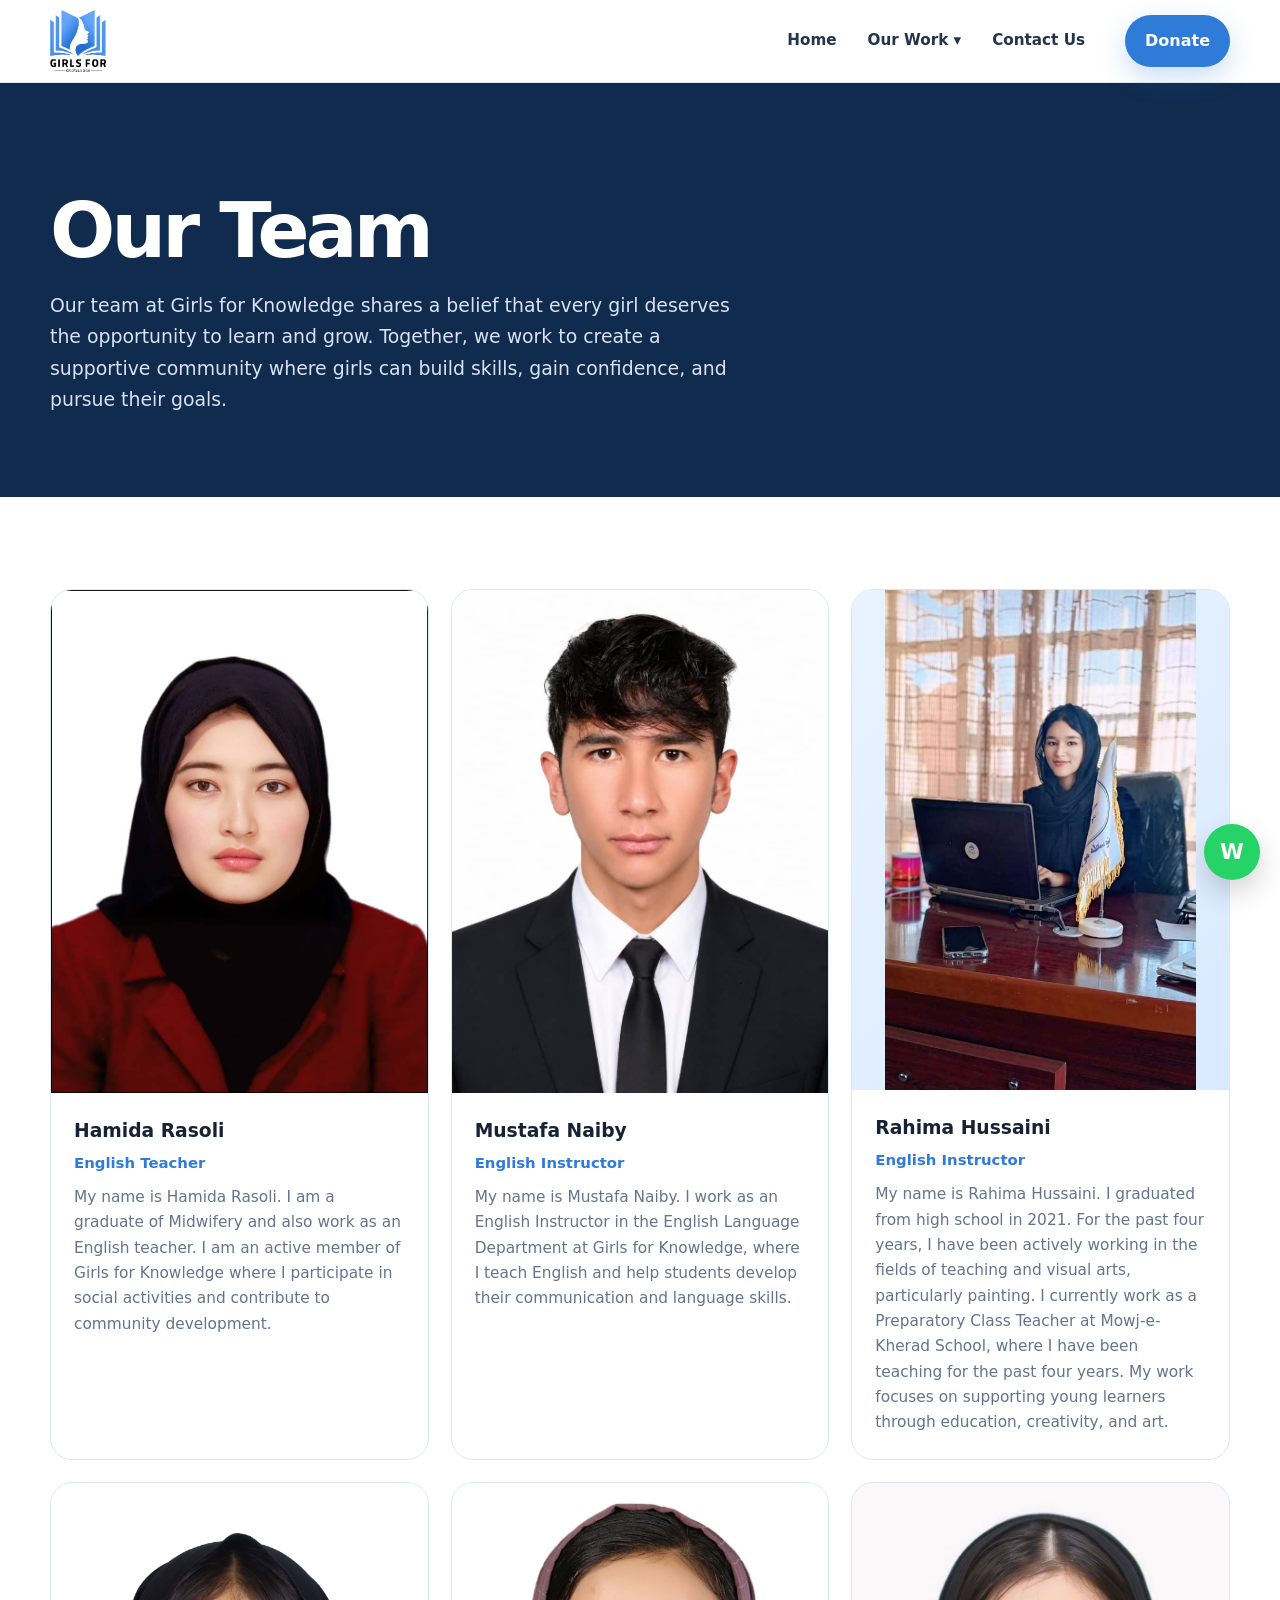
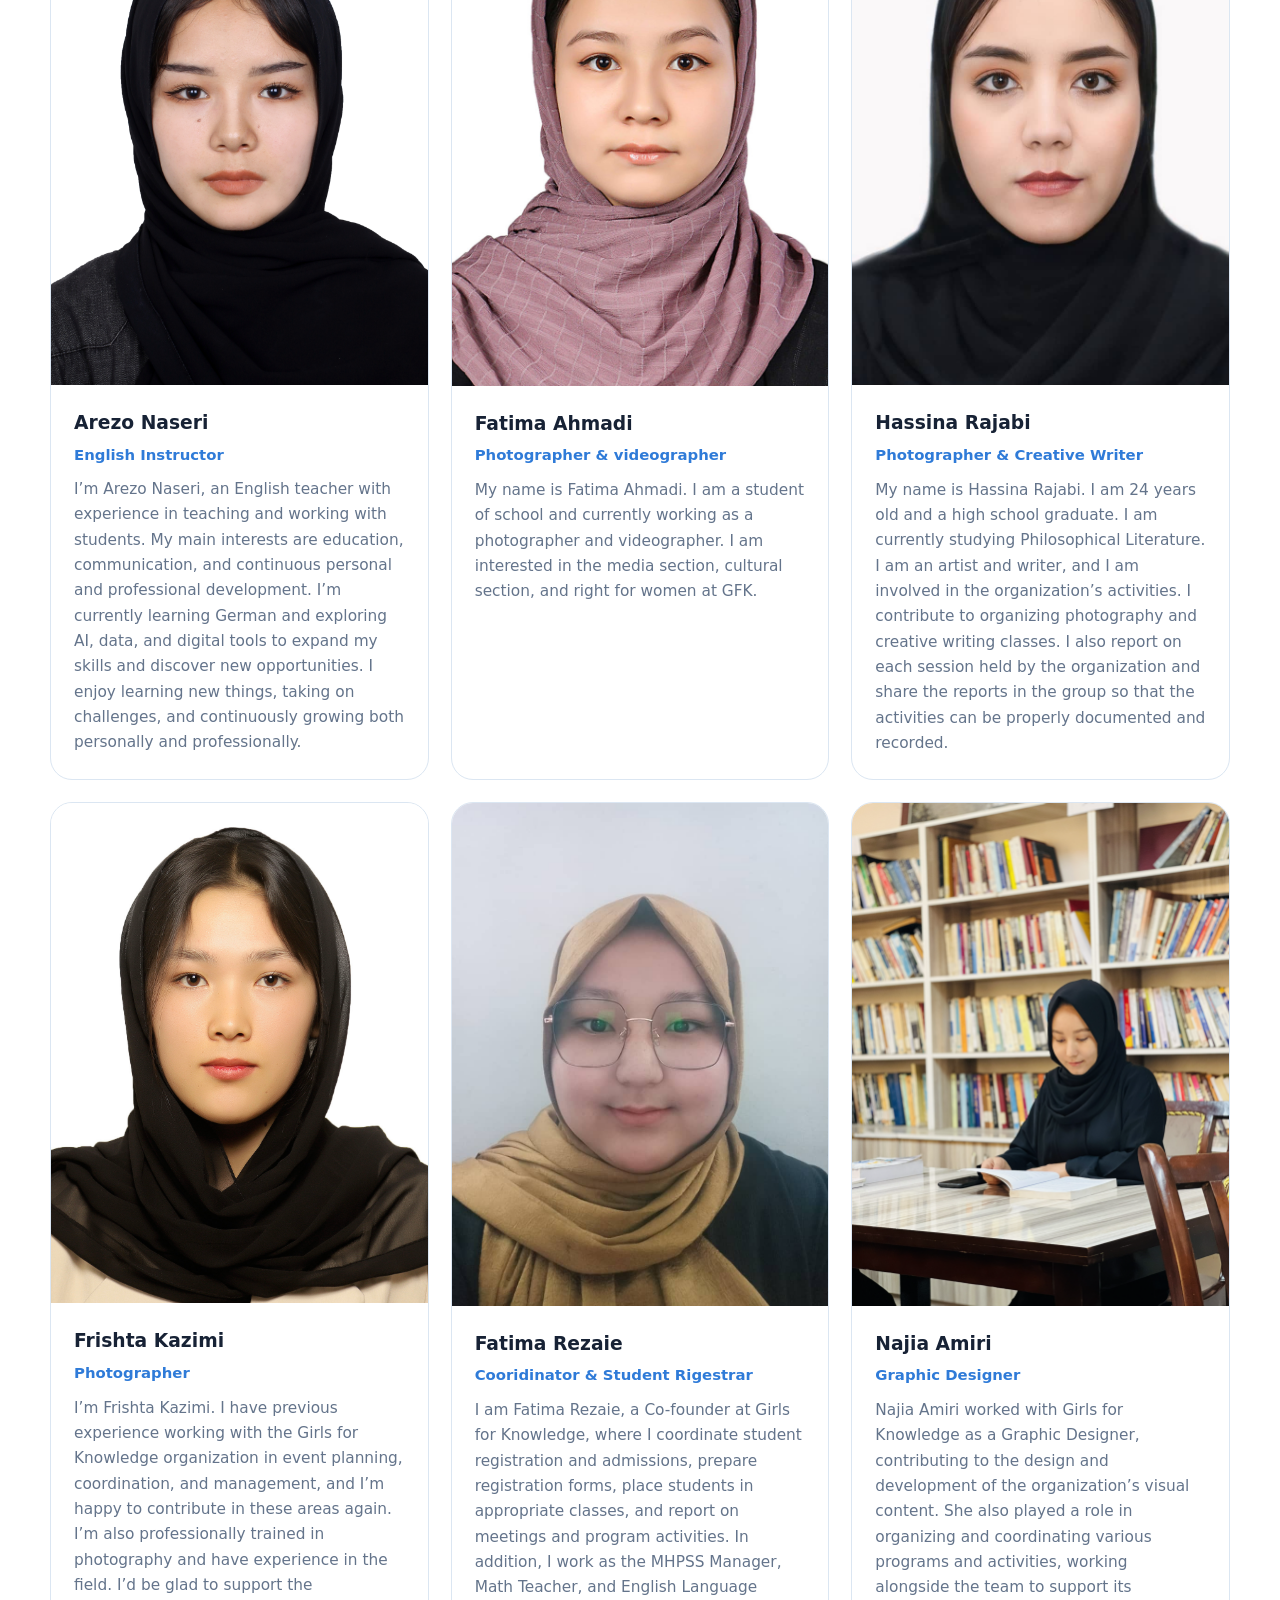
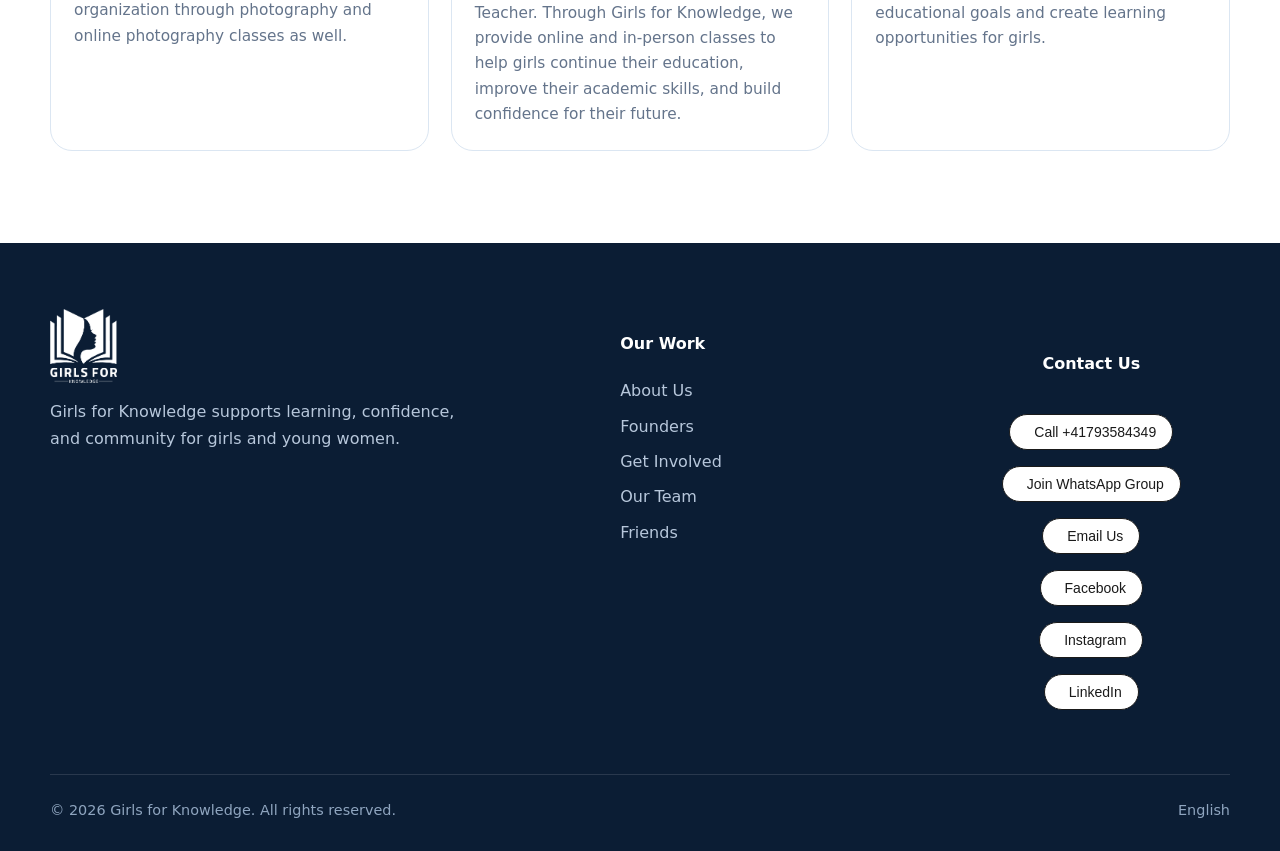
<file: teams.html>
<!doctype html>

<html lang="en">

    <head>
   
        <meta charset="utf-8">
        
        <meta name="viewport" content="width=device-width,initial-scale=1">
        
        <title>Our Team | Girls for Knowledge</title><meta name="description" content="Girls for Knowledge — education, opportunity and community for girls and young women.">
        <link rel="icon" href="assets/images/favicon.png">
       
        <link rel="stylesheet" href="assets/css/style.css">
    </head>
    <body>
      
        <header class="site-header">
            <div class="container nav">
                <a class="brand" href="index.html" aria-label="Girls for Knowledge home">
                    <img src="assets/images/logo.png" alt="Girls for Knowledge">
                </a>
                <nav class="nav-links" aria-label="Primary navigation">
                <a href="index.html" class="">Home</a>
                <div class="dropdown"><button class="dropdown-toggle" aria-haspopup="true"><span>Our Work</span> ▾</button>
                <div class="dropdown-menu">
                    <a href="about.html">About Us</a>
                    <a href="founder.html">Founders</a>
                    <a href="get-involved.html">Get Involved</a>
                    <a href="teams.html">Our Team</a>
                    <a href="friends.html">Friends</a>
                </div>
                </div>
                <a href="get-involved.html#contact" class="">Contact Us</a>
                </nav>
                <!-- BUTTONS: Donate link and the small-screen menu button. JavaScript opens and closes the menu. -->
                <div class="nav-actions"><a class="btn btn-primary" href="donate.html">Donate</a><button class="menu-btn" aria-label="Open menu" aria-expanded="false">☰</button>
                </div>
            </div>
        </header>

        <main>
        <section class="page-hero">
            <div class="container">
                <h1>Our Team</h1>
                <p>Our team at Girls for Knowledge shares a belief that every girl deserves the opportunity to learn and grow. Together, we work to create a supportive community where girls can build skills, gain confidence, and pursue their goals.</p>
            </div>
        </section>
        
        
        <section class="section">
            <div class="container">
                <div class="people-grid">

                    <article class="person">
                        <div class="person-avatar"><img src="./assets/images/Hamida Rasoli.webp" /> </div>
                        <div class="person-body">
                            <h3>Hamida Rasoli</h3>
                            <div class="person-role">English Teacher</div>
                            <p>My name is Hamida Rasoli. I am a graduate of Midwifery and also work as an English teacher. I am an active member of Girls for Knowledge  where I participate in social activities and contribute to community development.
                            </p>
                        </div>
                    </article>

                    <article class="person">
                        <div class="person-avatar"><img src="./assets/images/Mustafa Naiby.webp" /> </div>
                        <div class="person-body">
                            <h3>Mustafa Naiby</h3>
                            <div class="person-role">English Instructor</div>
                            <p>My name is Mustafa Naiby. I work as an English Instructor in the English Language Department at Girls for Knowledge, where I teach English and help students develop their communication and language skills.</p>
                        </div>
                    </article>

                    <article class="person">
                        <div class="person-avatar"><img style="height: 500px;" src="./assets/images/Rahima Hussaini.webp" /> </div>
                        <div class="person-body">
                            <h3>Rahima Hussaini</h3>
                            <div class="person-role"> English Instructor</div>
                            <p>My name is Rahima Hussaini. I graduated from high school in 2021. For the past four years, I have been actively working in the fields of teaching and visual arts, particularly painting. I currently work as a Preparatory Class Teacher at Mowj-e-Kherad School, where I have been teaching for the past four years. My work focuses on supporting young learners through education, creativity, and art.</p>
                        </div>
                    </article>

                    <article class="person">
                        <div class="person-avatar"><img src="./assets/images/Arezo Naseri.webp" /> </div>
                        <div class="person-body">
                            <h3>Arezo Naseri</h3>
                            <div class="person-role">English Instructor</div>
                            <p>I’m Arezo Naseri, an English teacher with experience in teaching and working with students. My main interests are education, communication, and continuous personal and professional development. I’m currently learning German and exploring AI, data, and digital tools to expand my skills and discover new opportunities. I enjoy learning new things, taking on challenges, and continuously growing both personally and professionally.</p>
                        </div>
                    </article>

                    <article class="person">
                        <div class="person-avatar"><img src="./assets/images/Fatima_ahmadi.webp" /> </div>
                        <div class="person-body">
                            <h3>Fatima Ahmadi</h3>
                            <div class="person-role">Photographer & videographer</div>
                            <p>My name is Fatima Ahmadi. I am a student of school and currently working as a photographer and videographer. I am interested in the media section, cultural section, and right for women at GFK.</p>
                        </div>
                    </article>



                     <article class="person">
                        <div class="person-avatar"><img src="./assets/images/Hassina Rajabi.webp" /> </div>
                        <div class="person-body">
                            <h3>Hassina Rajabi</h3>
                            <div class="person-role">Photographer & Creative Writer</div>
                            <p>My name is Hassina Rajabi. I am 24 years old and a high school graduate. I am currently studying Philosophical Literature. I am an artist and writer, and I am involved in the organization’s activities.

                            I contribute to organizing photography and creative writing classes. I also report on each session held by the organization and share the reports in the group so that the activities can be properly documented and recorded.</p>
                        </div>
                    </article>

                    <article class="person">
                        <div class="person-avatar"><img style="height: 500px;" src="./assets/images/Frishta Kazimi.webp" /> </div>
                        <div class="person-body">
                            <h3>Frishta Kazimi</h3>
                            <div class="person-role">Photographer </div>
                            <p>I’m Frishta Kazimi. I have previous experience working with the Girls for Knowledge organization in event planning, coordination, and management, and I’m happy to contribute in these areas again.

                            I’m also professionally trained in photography and have experience in the field. I’d be glad to support the organization through photography and online photography classes as well.</p>
                        </div>
                    </article>

                    
                     <article class="person">
                        <div class="person-avatar"><img src="./assets/images/Fatima Rezaei.webp" /> </div>
                        <div class="person-body">
                            <h3>Fatima Rezaie</h3>
                            <div class="person-role">Cooridinator & Student Rigestrar</div>
                            <p>I am Fatima Rezaie, a Co-founder at Girls for Knowledge, where I coordinate student registration and admissions, prepare registration forms, place students in appropriate classes, and report on meetings and program activities. In addition, I work as the MHPSS Manager, Math Teacher, and English Language Teacher. Through Girls for Knowledge, we provide online and in-person classes to help girls continue their education, improve their academic skills, and build confidence for their future.</p>
                        </div>
                    </article>

                    <article class="person">
                        <div class="person-avatar"><img src="./assets/images/Najia_amiri.webp"></div>
                        <div class="person-body">
                            <h3>Najia Amiri</h3>
                            <div class="person-role">Graphic Designer</div>
                            <p>Najia Amiri worked with Girls for Knowledge as a Graphic Designer, contributing to the design and development of the organization’s visual content. She also played a role in organizing and coordinating various programs and activities, working alongside the team to support its educational goals and create learning opportunities for girls.</p>
                        </div>
                    </article>


                </div>
            </div>
        </section>
        <!-- SECTION END: A new section can go after this, inside main. -->
        <!--
        ADD A NEW SECTION HERE, before the closing main tag.
        A section is like one chapter on the page. See EDITING-GUIDE.md for a full example.
        The department example below is inside this comment, so visitors cannot see it.
        To use it, COPY only the HTML from 
        <section ...> through 
        </section> and PASTE
        that copy OUTSIDE this comment, just before this comment. Keep this note as a guide.
        Use id="departments" only once per page. Change it if you make another section.
        <section class="section bg-soft" id="departments">
        <div class="container">
        <div class="section-heading">
        <h2>Our Departments
        </h2>
        </div>
        <div class="cards">
        <article class="card">
        <h3>Department name
        </h3>
        <p>Describe this department here.
        </p>
        </article>
        </div>
        </div>
        </section>
        Copy a whole article inside cards for each extra department.
        To add a department picture, use the picture example in EDITING-GUIDE.md.
        -->
        </main>
        <!-- BOTTOM OF THE PAGE: -->
        <footer class="site-footer">
            <div class="container">
                <div class="footer-grid">
                    <div class="footer-brand">
                        <!-- PICTURE: Currently assets/images/logo.png. -->
                        <img src="assets/images/logo.png" alt="Girls for Knowledge">
                        <p>Girls for Knowledge supports learning, confidence, and community for girls and young women.
                        </p>
                    </div>

                    <div>
                        <h4>Our Work
                        </h4>
                        
                        <div class="footer-links">
                            <a href="about.html">About Us</a>
                            <a href="founder.html">Founders</a>
                            <a href="get-involved.html">Get Involved</a>
                            <a href="teams.html">Our Team</a>
                            <a href="friends.html">Friends</a>
                        </div>
                    </div>

                    <div>
                        
                        
                        <div class="footer-links">
                            
                            

                            <div class="follow-container">

                                <h4 style="color: white;">Contact Us</h4>

                                <!-- Call Us Action Component -->
                                <button type="button" class="follow-btn phone" data-platform="phone" data-phone="+41763584349">
                                <i class="fas fa-phone-alt"></i>
                                <span class="btn-text">Call +41793584349</span>
                                </button>

                                <!-- WhatsApp Group Invitation Link -->
                                <button type="button" class="follow-btn whatsapp" data-platform="whatsapp">
                                    <i class="fab fa-whatsapp"></i>
                                    <a href="https://whatsapp.com/channel/0029VatSJNmGufIzinaqIh1e" alt="WhatsApp">
                                        <span class="btn-text">Join WhatsApp Group</span>
                                    </a>
                                </button>

                                <button type="button" class="follow-btn gmail" data-platform="gmail">
                                    <i class="fas fa-envelope"></i>
                                    <a href="mailto:girlsforknowledge@gamil.com">
                                        <span class="btn-text">Email Us</span>
                                    </a>
                                </button>

                                <!-- Facebook Page / Profile Link -->
                                <button type="button" class="follow-btn facebook" data-platform="facebook">
                                    <i class="fab fa-facebook-f"></i>
                                    <a href="https://www.facebook.com/share/1DmzrJQUcT/?mibextid=wwXIfr" alt="Facebook">
                                        <span class="btn-text">Facebook</span>
                                    </a>
                                </button>

                                <!-- Instagram Profile Link -->
                                <button type="button" class="follow-btn instagram" data-platform="instagram">
                                    <i class="fab fa-instagram"></i>
                                    <a href="https://www.instagram.com/girls_for_knowledge?stkn=MWkzenBtN2g5d25qbQ%3D%3D&utm_source=qr" alt="Instagram">
                                        <span class="btn-text">Instagram</span>
                                    </a>
                                </button>

                                <!-- LinkedIn Page / Profile Link -->
                                <button type="button" class="follow-btn linkedin" data-platform="linkedin">
                                    <i class="fab fa-linkedin-in"></i>
                                    <a href="https://www.linkedin.com/company/girls-for-knowledge-org/" alt="Linkedin">
                                        <span class="btn-text">LinkedIn</span>
                                    </a>
                                </button>

                            

                            </div>
                            
                        </div>
                    </div>
                </div>
                <div class="footer-bottom"><span>© 2026 <span>Girls for Knowledge. All rights reserved.</span></span><span>English</span>
                </div>
            </div>
        </footer>
        <!-- FLOATING WHATSAPP BUTTON:-->
        <a class="whatsapp-fab" href="https://wa.me/41763584349" target="_blank" rel="noopener" aria-label="WhatsApp">W</a>
        <!-- SHARED ACTIONS: Loads the mobile menu and the WhatsApp form. Keep this near the end. -->
        <script src="assets/js/site.js"></script>
    </body>
</html>
</file>
<file: assets/css/style.css>
/* DESIGN GUIDE: This is the clothing shared by all seven pages.
   A rule looks like .card { padding: 30px; }. .card chooses a class in HTML.
   padding is space INSIDE a box; margin is space OUTSIDE it; gap separates boxes.
   color paints letters; background paints the box; border draws its edge.
   font-size changes letter size. border-radius rounds corners.
   width/height set size. object-fit: cover fills a photo box by cropping its edges.
   object-fit: contain shows the whole photo/logo, sometimes leaving empty space.
   grid arranges boxes in rows; flex arranges flexible groups such as buttons.
   :hover means the mouse is over something; :focus means a field is selected.
   ::before and ::after draw extra decorations; they are not real HTML elements.
   Later matching rules can override earlier ones. Phone rules are near the end.
   Keep punctuation such as braces, colons, and semicolons when changing values.
*/
/* SHARED PAINT BOX: --blue is the main brand color; --ink is body text;
   --muted is softer text; --line is borders; --radius is corner roundness;
   --max limits page width. var(--blue) reuses the named color elsewhere. */

/*GLOBAL CONTAINER DEFINITION*/
.follow-container {
  display: flex;
  flex-direction: column; /* Stack vertically on smart phones */
  gap: 12px;
  justify-content: center;
  align-items: center;
  width: 100%;
  padding: 20px;
  box-sizing: border-box;
}
.new_f{
  border-radius: 30px;
  border: 2px solid #007aff;
}


/* ========================================================
   BASE STRUCTURE: SMARTPHONE FIRST (VIEWPORT < 768px)
   ======================================================== */
.follow-btn {
  display: inline-flex;
  align-items: center;
  justify-content: center;
  gap: 10px;
  padding: 0 24px;
  width: 100%;           /* Full width for easy finger tap tracking */
  max-width: 280px;      
  height: 48px;          /* Minimum touch size matching design safety layouts */
  font-family: -apple-system, BlinkMacSystemFont, "Segoe UI", Roboto, sans-serif;
  font-size: 16px;       
  font-weight: 500;
  color: #1a1a1a;
  background-color: #ffffff;
  border: 1px solid #1a1a1a;
  border-radius: 99px;   /* Fluid pill structure */
  cursor: pointer;
  transition: all 0.2s cubic-bezier(0.4, 0, 0.2, 1);
  -webkit-tap-highlight-color: transparent; 
}

/* Structural internal transition rules */
.follow-btn i {
  transition: transform 0.2s ease;
}

/* Touch Down Feedback for Smartphones */
.follow-btn:active {
  transform: scale(0.97);
}

/* ========================================================
   ACTIVE STATE (FOLLOWING / JOINED)
   ======================================================== */
.follow-btn.is-following {
  background-color: #1a1a1a;
  color: #ffffff;
  border-color: #1a1a1a;
}

/* ========================================================
   ADAPTIVE LAPTOP VIEWPORT CHANGES (VIEWPORT >= 768px)
   ======================================================== */
@media (min-width: 768px) {
  .follow-container {
    flex-direction: column; /* Horizontal inline structure for laptops */
    gap: 16px;
  }

  .follow-btn {
    width: auto;         /* Snap down dynamically to text boundaries */
    height: 36px;        /* Compact layout sizing fit for mouse pointers */
    font-size: 14px;     
    padding: 0 16px;
    gap: 8px;
  }
}

/* ========================================================
   DESKTOP HOVER STATES (IGNORES SMARTPHONE ACCIDENTS)
   ======================================================== */
@media (hover: hover) {
  /* Facebook Hover Variation */
  .follow-btn:not(.is-following).facebook:hover {
    color: #1877f2;
    border-color: #1877f2;
    background-color: rgba(24, 119, 242, 0.04);
  }

  @media (hover: hover) {
  /* Phone Call Custom Brand State Override */
  .follow-btn:not(.is-following).phone:hover {
    color: #007aff;                         /* Dialing Communication Blue */
    border-color: #007aff;                  
    background-color: rgba(0, 122, 255, 0.04); 
  }

  @media (hover: hover) {
  /* Gmail Custom Brand State Override */
  .follow-btn:not(.is-following).gmail:hover {
    color: #ea4335;                         /* Iconic Gmail Red */
    border-color: #ea4335;                  /* Matches border edge to logo branding */
    background-color: rgba(234, 67, 53, 0.04); /* Faint red tint overlay background */
  }

  /* Instagram Hover Variation */
  .follow-btn:not(.is-following).instagram:hover {
    color: #e1306c;
    border-color: #e1306c;
    background-color: rgba(225, 48, 108, 0.04);
  }

  /* LinkedIn Hover Variation */
  .follow-btn:not(.is-following).linkedin:hover {
    color: #0a66c2;
    border-color: #0a66c2;
    background-color: rgba(10, 102, 194, 0.04);
  }

  /* WhatsApp Hover Variation */
  .follow-btn:not(.is-following).whatsapp:hover {
    color: #25d366;
    border-color: #25d366;
    background-color: rgba(37, 211, 102, 0.04);
  }

  /* Active Followed Button Hover Variance */
  .follow-btn.is-following:hover {
    background-color: #000000;
    box-shadow: 0 2px 8px rgba(0,0,0,0.1);
  }
}


:root {
  --blue:#2f7bd8;
  --blue-2:#67aaf1;
  --blue-3:#eaf3ff;
  --navy:#102b4e;
  --ink:#172235;
  --muted:#64748b;
  --line:#dbe6f2;
  --surface:#ffffff;
  --surface-2:#f7f9fc;
  --shadow:0 18px 55px rgba(16,43,78,.12);
  --radius:24px;
  --max:1180px;
}
/* All elements: include border and padding when calculating a box size. */
* {
  box-sizing:border-box
}
/* Style for html. Match class names to the HTML. Change the values below to adjust this part. */
html {
  scroll-behavior:smooth
}
/* Style for body. Match class names to the HTML. Change the values below to adjust this part. */
body {
  margin:0;
  font-family:Inter,ui-sans-serif,system-ui,-apple-system,BlinkMacSystemFont,"Segoe UI",Arial,sans-serif;
  color:var(--ink);
  background:#fff;
  line-height:1.65
}
/* Style for a. Match class names to the HTML. Change the values below to adjust this part. */
a {
  color:inherit;
  text-decoration:none
}
/* Style for img. Match class names to the HTML. Change the values below to adjust this part. */
img {
  max-width:100%;
  display:block
}
/* Style for button,input,textarea. Match class names to the HTML. Change the values below to adjust this part. */
button,input,textarea {
  font:inherit
}
/* Style for .container. Match class names to the HTML. Change the values below to adjust this part. */
.container {
  width:min(calc(100% - 36px),var(--max));
  margin-inline:auto
}
/* Style for .announcement. Match class names to the HTML. Change the values below to adjust this part. */
.announcement {
  background:var(--navy);
  color:#fff;
  text-align:center;
  font-size:.9rem;
  padding:7px 16px
}
/* Style for .announcement a. Match class names to the HTML. Change the values below to adjust this part. */
.announcement a {
  text-decoration:underline;
  text-underline-offset:3px
}
/* Style for .site-header. Match class names to the HTML. Change the values below to adjust this part. */
.site-header {
  position:sticky;
  top:0;
  z-index:50;
  background:rgba(255,255,255,.95);
  backdrop-filter:blur(18px);
  border-bottom:1px solid rgba(219,230,242,.85)
}
/* Style for .nav. Match class names to the HTML. Change the values below to adjust this part. */
.nav {
  min-height:82px;
  display:flex;
  align-items:center;
  justify-content:space-between;
  gap:28px
}
/* Style for .brand. Match class names to the HTML. Change the values below to adjust this part. */
.brand {
  display:flex;
  align-items:center;
  gap:12px;
  min-width:205px
}
/* Style for .brand img. Match class names to the HTML. Change the values below to adjust this part. */
.brand img {
  width:156px;
  height:62px;
  object-fit:contain;
  object-position:left center
}
/* Style for .nav-links. Match class names to the HTML. Change the values below to adjust this part. */
.nav-links {
  display:flex;
  align-items:center;
  gap:7px;
  margin-left:auto
}
/* Style for .nav-links>a,.dropdown-toggle. Match class names to the HTML. Change the values below to adjust this part. */
.nav-links>a,.dropdown-toggle {
  padding:10px 12px;
  border-radius:11px;
  font-weight:650;
  font-size:.95rem;
  color:#23344d;
  background:none;
  border:0;
  cursor:pointer
}
/* Style for .nav-links>a:hover,.dropdown-toggle:hover,.nav-links>a.active. Match class names to the HTML. Change the values below to adjust this part. */
.nav-links>a:hover,.dropdown-toggle:hover,.nav-links>a.active {
  background:var(--blue-3);
  color:var(--blue)
}
/* Style for .dropdown. Match class names to the HTML. Change the values below to adjust this part. */
.dropdown {
  position:relative
}
/* Style for .dropdown-menu. Match class names to the HTML. Change the values below to adjust this part. */
.dropdown-menu {
  position:absolute;
  top:calc(100% + 10px);
  left:0;
  width:210px;
  background:#fff;
  border:1px solid var(--line);
  box-shadow:var(--shadow);
  border-radius:16px;
  padding:8px;
  opacity:0;
  visibility:hidden;
  transform:translateY(-8px);
  transition:.2s ease
}
/* Style for .dropdown:hover .dropdown-menu,.dropdown.open .dropdown-menu. Match class names to the HTML. Change the values below to adjust this part. */
.dropdown:hover .dropdown-menu,.dropdown.open .dropdown-menu {
  opacity:1;
  visibility:visible;
  transform:none
}
/* Style for .dropdown-menu a. Match class names to the HTML. Change the values below to adjust this part. */
.dropdown-menu a {
  display:block;
  padding:10px 12px;
  border-radius:10px;
  font-size:.94rem
}
/* Style for .dropdown-menu a:hover. Match class names to the HTML. Change the values below to adjust this part. */
.dropdown-menu a:hover {
  background:var(--surface-2);
  color:var(--blue)
}
/* Style for .nav-actions. Match class names to the HTML. Change the values below to adjust this part. */
.nav-actions {
  display:flex;
  align-items:center;
  gap:9px
}
/* Style for .btn. Match class names to the HTML. Change the values below to adjust this part. */
.btn {
  display:inline-flex;
  align-items:center;
  justify-content:center;
  gap:8px;
  border-radius:999px;
  padding:12px 19px;
  font-weight:750;
  border:1px solid transparent;
  cursor:pointer;
  transition:.2s ease
}
/* Style for .btn:hover. Match class names to the HTML. Change the values below to adjust this part. */
.btn:hover {
  transform:translateY(-1px)
}
/* Style for .btn-primary. Match class names to the HTML. Change the values below to adjust this part. */
.btn-primary {
  background:var(--blue);
  color:#fff;
  box-shadow:0 10px 26px rgba(47,123,216,.25)
}
/* Style for .btn-primary:hover. Match class names to the HTML. Change the values below to adjust this part. */
.btn-primary:hover {
  background:#246fca
}
/* Style for .btn-dark. Match class names to the HTML. Change the values below to adjust this part. */
.btn-dark {
  background:var(--navy);
  color:#fff
}
/* Style for .btn-light. Match class names to the HTML. Change the values below to adjust this part. */
.btn-light {
  background:#fff;
  color:var(--navy);
  border-color:rgba(255,255,255,.65)
}
/* Style for .btn-outline. Match class names to the HTML. Change the values below to adjust this part. */
.btn-outline {
  background:#fff;
  border-color:var(--line);
  color:var(--navy)
}
/* Style for .menu-btn. Match class names to the HTML. Change the values below to adjust this part. */
.menu-btn {
  display:none;
  border:1px solid var(--line);
  background:#fff;
  border-radius:12px;
  padding:9px 11px;
  font-size:1.25rem;
  cursor:pointer
}
/* Style for .hero. Match class names to the HTML. Change the values below to adjust this part. */
.hero {
  position:relative;
  min-height:690px;
  display:flex;
  align-items:flex-end;
  overflow:hidden;
  background:#0c1f38
}
/* Style for .hero-media. Match class names to the HTML. Change the values below to adjust this part. */
.hero-media {
  position:absolute;
  inset:0;
  width:100%;
  height:100%;
  object-fit:cover;
  object-position:center 42%
}
/* Style for .hero::before. Match class names to the HTML. Change the values below to adjust this part. */
.hero::before {
  content:"";
  position:absolute;
  inset:0;
  background:linear-gradient(90deg,rgba(7,22,41,.88) 0%,rgba(7,22,41,.62) 48%,rgba(7,22,41,.22) 100%),linear-gradient(0deg,rgba(7,22,41,.35),transparent 50%)
}
/* Style for .hero-content. Match class names to the HTML. Change the values below to adjust this part. */
.hero-content {
  position:relative;
  z-index:1;
  color:#fff;
  padding:115px 0 92px;
  max-width:720px
}
/* Style for .kicker. Match class names to the HTML. Change the values below to adjust this part. */
.kicker {
  display:inline-flex;
  align-items:center;
  gap:8px;
  text-transform:uppercase;
  letter-spacing:.16em;
  font-size:.78rem;
  font-weight:800;
  color:var(--blue);
  margin-bottom:16px
}
/* Style for .hero .kicker. Match class names to the HTML. Change the values below to adjust this part. */
.hero .kicker {
  color:#b8d9ff
}
/* Style for .hero h1,.page-hero h1. Match class names to the HTML. Change the values below to adjust this part. */
.hero h1,.page-hero h1 {
  font-size:clamp(2.65rem,6vw,5.65rem);
  line-height:.98;
  letter-spacing:-.05em;
  margin:0 0 22px;
  max-width:900px
}
/* Style for .hero p. Match class names to the HTML. Change the values below to adjust this part. */
.hero p {
  font-size:clamp(1.04rem,2vw,1.28rem);
  max-width:650px;
  color:rgba(255,255,255,.9);
  margin:0 0 28px
}
/* Style for .hero-buttons. Match class names to the HTML. Change the values below to adjust this part. */
.hero-buttons {
  display:flex;
  flex-wrap:wrap;
  gap:12px
}
/* Style for .section. Match class names to the HTML. Change the values below to adjust this part. */
.section {
  padding:92px 0
}
/* Style for .section-sm. Match class names to the HTML. Change the values below to adjust this part. */
.section-sm {
  padding:66px 0
}
/* Style for .bg-soft. Match class names to the HTML. Change the values below to adjust this part. */
.bg-soft {
  background:var(--surface-2)
}
/* Style for .bg-blue. Match class names to the HTML. Change the values below to adjust this part. */
.bg-blue {
  background:var(--navy);
  color:#fff
}
/* Style for .section-heading. Match class names to the HTML. Change the values below to adjust this part. */
.section-heading {
  max-width:760px;
  margin-bottom:40px
}
/* Style for .section-heading h2. Match class names to the HTML. Change the values below to adjust this part. */
.section-heading h2 {
  font-size:clamp(2rem,4vw,3.45rem);
  line-height:1.08;
  letter-spacing:-.035em;
  margin:0 0 15px
}
/* Style for .section-heading p. Match class names to the HTML. Change the values below to adjust this part. */
.section-heading p {
  font-size:1.08rem;
  color:var(--muted);
  margin:0
}
/* Style for .bg-blue .section-heading p. Match class names to the HTML. Change the values below to adjust this part. */
.bg-blue .section-heading p {
  color:#cbd8e7
}
/* Style for .intro-grid. Match class names to the HTML. Change the values below to adjust this part. */
.intro-grid {
  display:grid;
  grid-template-columns:1.15fr .85fr;
  gap:70px;
  align-items:center
}
/* Style for .intro-quote. Match class names to the HTML. Change the values below to adjust this part. */
.intro-quote {
  font-size:clamp(2rem,4.6vw,4.2rem);
  line-height:1.08;
  letter-spacing:-.045em;
  margin:0;
  font-weight:760
}
/* Style for .intro-copy p. Match class names to the HTML. Change the values below to adjust this part. */
.intro-copy p {
  color:var(--muted);
  font-size:1.08rem
}
/* PROGRAM / DEPARTMENT ROW: repeat(3,1fr) means three equal columns on a large screen. Extra cards make another row. */
.cards {
  display:grid;
  grid-template-columns:repeat(3,1fr);
  gap:20px
}
/* Style for .card. Match class names to the HTML. Change the values below to adjust this part. */
.card {
  background:#fff;
  border:1px solid var(--line);
  border-radius:var(--radius);
  padding:30px;
  box-shadow:0 10px 35px rgba(16,43,78,.06)
}
/* Style for .card-icon. Match class names to the HTML. Change the values below to adjust this part. */
.card-icon {
  width:50px;
  height:50px;
  border-radius:16px;
  background:var(--blue-3);
  color:var(--blue);
  display:grid;
  place-items:center;
  font-size:1.4rem;
  margin-bottom:24px
}
/* Style for .card h3. Match class names to the HTML. Change the values below to adjust this part. */
.card h3 {
  font-size:1.32rem;
  margin:0 0 10px
}
/* Style for .card p. Match class names to the HTML. Change the values below to adjust this part. */
.card p {
  color:var(--muted);
  margin:0
}
/* Style for .split. Match class names to the HTML. Change the values below to adjust this part. */
.split {
  display:grid;
  grid-template-columns:1fr 1fr;
  gap:66px;
  align-items:center
}
/* Style for .image-frame. Match class names to the HTML. Change the values below to adjust this part. */
.image-frame {
  border-radius:28px;
  overflow:hidden;
  box-shadow:var(--shadow);
  background:#e5ecf5
}
/* Style for .image-frame img. Match class names to the HTML. Change the values below to adjust this part. */
.image-frame img {
  width:100%;
  height:520px;
  object-fit:cover
}
/* Style for .copy h2. Match class names to the HTML. Change the values below to adjust this part. */
.copy h2 {
  font-size:clamp(2rem,4vw,3.4rem);
  line-height:1.08;
  letter-spacing:-.035em;
  margin:0 0 20px
}
/* Style for .copy p. Match class names to the HTML. Change the values below to adjust this part. */
.copy p {
  color:var(--muted);
  font-size:1.05rem
}
/* Style for .copy .btn. Match class names to the HTML. Change the values below to adjust this part. */
.copy .btn {
  margin-top:10px
}
/* PHOTO GRID: This original layout gives the first two rows fixed heights. See the guide before adding more photos. */
.gallery {
  display:grid;
  grid-template-columns:1.15fr .85fr .85fr;
  grid-template-rows:260px 260px;
  gap:16px
}
/* Style for .gallery figure. Match class names to the HTML. Change the values below to adjust this part. */
.gallery figure {
  margin:0;
  border-radius:20px;
  overflow:hidden;
  position:relative;
  background:#dfe9f5
}
/* FIRST PHOTO: Let the first gallery picture take extra room. */
.gallery figure:first-child {
  grid-row:1/3
}
/* Style for .gallery img. Match class names to the HTML. Change the values below to adjust this part. */
.gallery img {
  width:100%;
  height:100%;
  object-fit:cover;
  transition:transform .35s ease
}
/* Style for .gallery figure:hover img. Match class names to the HTML. Change the values below to adjust this part. */
.gallery figure:hover img {
  transform:scale(1.025)
}
/* Style for .cta-band. Match class names to the HTML. Change the values below to adjust this part. */
.cta-band {
  border-radius:32px;
  background:linear-gradient(135deg,var(--blue),#245fae);
  padding:54px;
  color:#fff;
  display:flex;
  align-items:center;
  justify-content:space-between;
  gap:34px;
  overflow:hidden;
  position:relative
}
/* Style for .cta-band::after. Match class names to the HTML. Change the values below to adjust this part. */
.cta-band::after {
  content:"";
  position:absolute;
  width:300px;
  height:300px;
  border-radius:50%;
  background:rgba(255,255,255,.09);
  right:-90px;
  top:-160px
}
/* Style for .cta-band h2. Match class names to the HTML. Change the values below to adjust this part. */
.cta-band h2 {
  font-size:clamp(2rem,4vw,3.2rem);
  line-height:1.08;
  margin:0 0 11px;
  position:relative;
  z-index:1
}
/* Style for .cta-band p. Match class names to the HTML. Change the values below to adjust this part. */
.cta-band p {
  margin:0;
  color:#eaf3ff;
  max-width:630px;
  position:relative;
  z-index:1
}
/* Style for .cta-band .actions. Match class names to the HTML. Change the values below to adjust this part. */
.cta-band .actions {
  display:flex;
  gap:10px;
  flex-wrap:wrap;
  position:relative;
  z-index:1;
  flex-shrink:0
}
/* Style for .page-hero. Match class names to the HTML. Change the values below to adjust this part. */
.page-hero {
  background:var(--navy);
  color:#fff;
  padding:110px 0 82px;
  position:relative;
  overflow:hidden
}
/* Style for .page-hero.with-image. Match class names to the HTML. Change the values below to adjust this part. */
.page-hero.with-image {
  min-height:540px;
  display:flex;
  align-items:flex-end
}
/* Style for .page-hero.with-image img. Match class names to the HTML. Change the values below to adjust this part. */
.page-hero.with-image img {
  position:absolute;
  inset:0;
  width:100%;
  height:100%;
  object-fit:cover;
  opacity:.52
}
/* Style for .page-hero.with-image::before. Match class names to the HTML. Change the values below to adjust this part. */
.page-hero.with-image::before {
  content:"";
  position:absolute;
  inset:0;
  background:linear-gradient(90deg,rgba(10,31,56,.9),rgba(10,31,56,.38))
}
/* Style for .page-hero .container. Match class names to the HTML. Change the values below to adjust this part. */
.page-hero .container {
  position:relative;
  z-index:1
}
/* Style for .page-hero p. Match class names to the HTML. Change the values below to adjust this part. */
.page-hero p {
  font-size:1.18rem;
  max-width:700px;
  color:#d6e3f2;
  margin:0
}
/* Style for .prose. Match class names to the HTML. Change the values below to adjust this part. */
.prose {
  max-width:800px
}
/* Style for .prose h2. Match class names to the HTML. Change the values below to adjust this part. */
.prose h2 {
  font-size:2.1rem;
  line-height:1.16;
  margin:40px 0 14px
}
/* Style for .prose h2:first-child. Match class names to the HTML. Change the values below to adjust this part. */
.prose h2:first-child {
  margin-top:0
}
/* Style for .prose p. Match class names to the HTML. Change the values below to adjust this part. */
.prose p {
  color:var(--muted);
  font-size:1.06rem
}
/* Style for .values. Match class names to the HTML. Change the values below to adjust this part. */
.values {
  display:grid;
  grid-template-columns:repeat(3,1fr);
  gap:18px;
  margin-top:36px
}
/* Style for .value. Match class names to the HTML. Change the values below to adjust this part. */
.value {
  padding:24px 0;
  border-top:2px solid var(--blue)
}
/* Style for .value h3. Match class names to the HTML. Change the values below to adjust this part. */
.value h3 {
  margin:0 0 8px
}
/* Style for .value p. Match class names to the HTML. Change the values below to adjust this part. */
.value p {
  margin:0;
  color:var(--muted)
}

.founder-grid {
  display:grid;
  grid-template-columns:.78fr 1.22fr;
  gap:72px;
  align-items:start
}
/* Style for .portrait. Match class names to the HTML. Change the values below to adjust this part. */
.portrait {
  position:sticky;
  top:120px;
  border-radius:28px;
  overflow:hidden;
  background:#eceff3;
  box-shadow:var(--shadow)
}
/* Style for .portrait img. Match class names to the HTML. Change the values below to adjust this part. */
.portrait img {
  width:100%;
  aspect-ratio:1/1.08;
  object-fit:cover
}
/* Style for .profile-title. Match class names to the HTML. Change the values below to adjust this part. */
.profile-title {
  color:var(--blue);
  font-weight:800;
  margin-bottom:8px
}
/* Style for .profile-copy h1. Match class names to the HTML. Change the values below to adjust this part. */
.profile-copy h1 {
  font-size:clamp(2.5rem,5vw,4.6rem);
  line-height:1;
  margin:0 0 14px;
  letter-spacing:-.04em
}
/* Style for .profile-copy p. Match class names to the HTML. Change the values below to adjust this part. */
.profile-copy p {
  color:var(--muted);
  font-size:1.07rem
}
/* Style for .people-grid. Match class names to the HTML. Change the values below to adjust this part. */
.people-grid {
  display:grid;
  grid-template-columns:repeat(3,1fr);
  gap:22px
}
/* Style for .person. Match class names to the HTML. Change the values below to adjust this part. */
.person {
  background:#fff;
  border:1px solid var(--line);
  border-radius:22px;
  overflow:hidden
}
/* PERSON PLACEHOLDER: Controls the letter box. The guide includes a picture replacement with matching proportions. */
.person-avatar {
  aspect-ratio:4/3;
  background:linear-gradient(135deg,#e9f3ff,#d9eaff);
  display:grid;
  place-items:center;
  color:var(--blue);
  font-size:3rem;
  font-weight:800
}
/* Style for .person-body. Match class names to the HTML. Change the values below to adjust this part. */
.person-body {
  padding:23px
}
/* Style for .person-body h3. Match class names to the HTML. Change the values below to adjust this part. */
.person-body h3 {
  margin:0 0 4px
}
/* Style for .person-role. Match class names to the HTML. Change the values below to adjust this part. */
.person-role {
  color:var(--blue);
  font-weight:750;
  font-size:.93rem;
  margin-bottom:10px
}
/* Style for .person-body p. Match class names to the HTML. Change the values below to adjust this part. */
.person-body p {
  color:var(--muted);
  margin:0;
  font-size:.96rem
}
/* Style for .draft-note. Match class names to the HTML. Change the values below to adjust this part. */
.draft-note {
  display:inline-flex;
  gap:8px;
  align-items:center;
  background:#fff7df;
  color:#7a5812;
  border:1px solid #f1d98d;
  border-radius:999px;
  padding:8px 12px;
  font-size:.88rem;
  font-weight:750;
  margin-bottom:28px
}
/* Style for .partner-grid. Match class names to the HTML. Change the values below to adjust this part. */
.partner-grid {
  display:grid;
  grid-template-columns:repeat(3,1fr);
  gap:18px
}
/* Style for .partner. Match class names to the HTML. Change the values below to adjust this part. */
.partner {
  min-height:190px;
  border:1px solid var(--line);
  border-radius:22px;
  background:#fff;
  padding:26px;
  display:flex;
  flex-direction:column;
  justify-content:space-between
}
/* Style for .partner-mark. Match class names to the HTML. Change the values below to adjust this part. */
.partner-mark {
  width:54px;
  height:54px;
  border-radius:14px;
  background:var(--blue-3);
  color:var(--blue);
  display:grid;
  place-items:center;
  font-weight:850
}
/* Style for .partner small. Match class names to the HTML. Change the values below to adjust this part. */
.partner small {
  color:var(--muted)
}
/* Style for .involve-grid. Match class names to the HTML. Change the values below to adjust this part. */
.involve-grid {
  display:grid;
  grid-template-columns:repeat(3,1fr);
  gap:22px
}
/* Style for .involve-card. Match class names to the HTML. Change the values below to adjust this part. */
.involve-card {
  padding:34px;
  border-radius:25px;
  background:#fff;
  border:1px solid var(--line);
  display:flex;
  flex-direction:column;
  min-height:300px
}
/* Style for .involve-card h3. Match class names to the HTML. Change the values below to adjust this part. */
.involve-card h3 {
  font-size:1.5rem;
  margin:10px 0
}
/* Style for .involve-card p. Match class names to the HTML. Change the values below to adjust this part. */
.involve-card p {
  color:var(--muted);
  flex:1
}
/* Style for .contact-grid. Match class names to the HTML. Change the values below to adjust this part. */
.contact-grid {
  display:grid;
  grid-template-columns:.8fr 1.2fr;
  gap:54px;
  align-items:start
}
/* Style for .contact-panel. Match class names to the HTML. Change the values below to adjust this part. */
.contact-panel {
  background:var(--navy);
  color:#fff;
  padding:34px;
  border-radius:26px
}
/* Style for .contact-panel p. Match class names to the HTML. Change the values below to adjust this part. */
.contact-panel p {
  color:#d5e3f1
}
/* Style for .contact-link. Match class names to the HTML. Change the values below to adjust this part. */
.contact-link {
  display:flex;
  align-items:center;
  gap:12px;
  padding:15px 0;
  border-top:1px solid rgba(255,255,255,.16)
}
/* Style for .form. Match class names to the HTML. Change the values below to adjust this part. */
.form {
  display:grid;
  gap:15px
}
/* Style for .field label. Match class names to the HTML. Change the values below to adjust this part. */
.field label {
  display:block;
  font-weight:700;
  margin-bottom:6px
}
/* Style for .field input,.field textarea. Match class names to the HTML. Change the values below to adjust this part. */
.field input,.field textarea {
  width:100%;
  padding:14px 15px;
  border:1px solid var(--line);
  border-radius:13px;
  outline:none;
  background:#fff
}
/* Style for .field textarea. Match class names to the HTML. Change the values below to adjust this part. */
.field textarea {
  min-height:150px;
  resize:vertical
}
/* Style for .field input:focus,.field textarea:focus. Match class names to the HTML. Change the values below to adjust this part. */
.field input:focus,.field textarea:focus {
  border-color:var(--blue);
  box-shadow:0 0 0 3px rgba(47,123,216,.12)
}
/* Style for .donate-card. Match class names to the HTML. Change the values below to adjust this part. */
.donate-card {
  max-width:840px;
  margin:0 auto;
  background:#fff;
  border:1px solid var(--line);
  border-radius:30px;
  padding:54px;
  box-shadow:var(--shadow);
  text-align:center
}
/* Style for .donate-card h2. Match class names to the HTML. Change the values below to adjust this part. */
.donate-card h2 {
  font-size:clamp(2rem,4vw,3.2rem);
  margin:0 0 16px
}
/* Style for .donate-card p. Match class names to the HTML. Change the values below to adjust this part. */
.donate-card p {
  color:var(--muted);
  max-width:650px;
  margin:0 auto 26px
}
/* Style for .site-footer. Match class names to the HTML. Change the values below to adjust this part. */
.site-footer {
  background:#0b1d34;
  color:#fff;
  padding:66px 0 28px
}
/* Style for .footer-grid. Match class names to the HTML. Change the values below to adjust this part. */
.footer-grid {
  display:grid;
  grid-template-columns:1.3fr .7fr .7fr;
  gap:55px
}
/* Style for .footer-brand img. Match class names to the HTML. Change the values below to adjust this part. */
.footer-brand img {
  width:175px;
  height:74px;
  object-fit:contain;
  object-position:left center;
  filter:brightness(0) invert(1)
}
/* Style for .footer-brand p. Match class names to the HTML. Change the values below to adjust this part. */
.footer-brand p {
  color:#b7c7db;
  max-width:420px
}
/* Style for .footer h4. Match class names to the HTML. Change the values below to adjust this part. */
.footer h4 {
  margin:0 0 14px;
  font-size:1rem;
  color:#dce8f5
}
/* Style for .footer-links. Match class names to the HTML. Change the values below to adjust this part. */
.footer-links {
  display:grid;
  gap:9px;
  color:#b7c7db
}
/* Style for .footer-links a:hover. Match class names to the HTML. Change the values below to adjust this part. */
.footer-links a:hover {
  color:#fff
}
/* Style for .footer-bottom. Match class names to the HTML. Change the values below to adjust this part. */
.footer-bottom {
  border-top:1px solid rgba(255,255,255,.12);
  margin-top:44px;
  padding-top:24px;
  color:#8fa5bf;
  font-size:.9rem;
  display:flex;
  justify-content:space-between;
  gap:20px
}
/* Style for .whatsapp-fab. Match class names to the HTML. Change the values below to adjust this part. */
.whatsapp-fab {
  position:fixed;
  right:20px;
  bottom:20px;
  width:56px;
  height:56px;
  border-radius:50%;
  display:grid;
  place-items:center;
  background:#25D366;
  color:#fff;
  font-size:1.35rem;
  box-shadow:0 12px 28px rgba(0,0,0,.18);
  z-index:45;
  font-weight:900
}
/* SMALL SCREEN RULES: Only apply when the window is at most 980 pixels wide. Keep these rules after the desktop rules. */
@media (max-width:980px) {
/* Style for .menu-btn. Match class names to the HTML. Change the values below to adjust this part. */
  .menu-btn {
  display:block
}
/* Style for .nav. Match class names to the HTML. Change the values below to adjust this part. */
.nav {
  min-height:74px
}
/* Style for .brand img. Match class names to the HTML. Change the values below to adjust this part. */
.brand img {
  width:140px;
  height:56px
}
/* Style for .nav-links. Match class names to the HTML. Change the values below to adjust this part. */
.nav-links {
  position:fixed;
  top:75px;
  left:18px;
  right:18px;
  display:none;
  flex-direction:column;
  align-items:stretch;
  background:#fff;
  border:1px solid var(--line);
  border-radius:20px;
  padding:14px;
  box-shadow:var(--shadow);
  margin:0
}
/* Style for .nav-links.open. Match class names to the HTML. Change the values below to adjust this part. */
.nav-links.open {
  display:flex
}
/* Style for .nav-links>a,.dropdown-toggle. Match class names to the HTML. Change the values below to adjust this part. */
.nav-links>a,.dropdown-toggle {
  text-align:left;
  width:100%
}
/* Style for .dropdown-menu. Match class names to the HTML. Change the values below to adjust this part. */
.dropdown-menu {
  position:static;
  width:auto;
  box-shadow:none;
  border:0;
  padding:4px 12px;
  display:none;
  opacity:1;
  visibility:visible;
  transform:none
}
/* Style for .dropdown.open .dropdown-menu. Match class names to the HTML. Change the values below to adjust this part. */
.dropdown.open .dropdown-menu {
  display:block
}
/* Style for .nav-actions .btn. Match class names to the HTML. Change the values below to adjust this part. */
.nav-actions .btn {
  display:none
}
/* Style for .hero. Match class names to the HTML. Change the values below to adjust this part. */
.hero {
  min-height:630px
}
/* Style for .hero-content. Match class names to the HTML. Change the values below to adjust this part. */
.hero-content {
  padding:90px 0 68px
}
/* Style for .intro-grid,.split,.founder-grid,.contact-grid. Match class names to the HTML. Change the values below to adjust this part. */
.intro-grid,.split,.founder-grid,.contact-grid {
  grid-template-columns:1fr;
  gap:40px
}
/* Style for .portrait. Match class names to the HTML. Change the values below to adjust this part. */
.portrait {
  position:relative;
  top:auto;
  max-width:620px
}
/* Style for .cards,.people-grid,.partner-grid,.involve-grid. Match class names to the HTML. Change the values below to adjust this part. */
.cards,.people-grid,.partner-grid,.involve-grid {
  grid-template-columns:1fr 1fr
}
/* PHOTO GRID: This original layout gives the first two rows fixed heights. See the guide before adding more photos. */
.gallery {
  grid-template-columns:1fr 1fr;
  grid-template-rows:260px 220px 220px
}
/* FIRST PHOTO: Let the first gallery picture take extra room. */
.gallery figure:first-child {
  grid-column:1/3;
  grid-row:auto
}
/* Style for .cta-band. Match class names to the HTML. Change the values below to adjust this part. */
.cta-band {
  align-items:flex-start;
  flex-direction:column
}
/* Style for .footer-grid. Match class names to the HTML. Change the values below to adjust this part. */
.footer-grid {
  grid-template-columns:1fr 1fr
}
/* Style for .footer-brand. Match class names to the HTML. Change the values below to adjust this part. */
.footer-brand {
  grid-column:1/3
}
}
/* SMALL SCREEN RULES: Only apply when the window is at most 640 pixels wide. Keep these rules after the desktop rules. */
@media (max-width:640px) {
/* Style for .container. Match class names to the HTML. Change the values below to adjust this part. */
  .container {
  width:min(calc(100% - 26px),var(--max))
}
/* Style for .announcement. Match class names to the HTML. Change the values below to adjust this part. */
.announcement {
  font-size:.8rem
}
/* Style for .nav. Match class names to the HTML. Change the values below to adjust this part. */
.nav {
  gap:10px
}
/* Style for .brand. Match class names to the HTML. Change the values below to adjust this part. */
.brand {
  min-width:0
}
/* Style for .brand img. Match class names to the HTML. Change the values below to adjust this part. */
.brand img {
  width:126px
}
/* Style for .hero. Match class names to the HTML. Change the values below to adjust this part. */
.hero {
  min-height:600px
}
/* Style for .hero::before. Match class names to the HTML. Change the values below to adjust this part. */
.hero::before {
  background:linear-gradient(0deg,rgba(7,22,41,.88) 0%,rgba(7,22,41,.5) 72%,rgba(7,22,41,.25) 100%)
}
/* Style for .hero-media. Match class names to the HTML. Change the values below to adjust this part. */
.hero-media {
  object-position:57% center
}
/* Style for .hero h1,.page-hero h1. Match class names to the HTML. Change the values below to adjust this part. */
.hero h1,.page-hero h1 {
  letter-spacing:-.035em
}
/* Style for .section. Match class names to the HTML. Change the values below to adjust this part. */
.section {
  padding:68px 0
}
/* Style for .section-sm. Match class names to the HTML. Change the values below to adjust this part. */
.section-sm {
  padding:52px 0
}
/* Style for .cards,.people-grid,.partner-grid,.involve-grid,.values. Match class names to the HTML. Change the values below to adjust this part. */
.cards,.people-grid,.partner-grid,.involve-grid,.values {
  grid-template-columns:1fr
}
/* Style for .image-frame img. Match class names to the HTML. Change the values below to adjust this part. */
.image-frame img {
  height:360px
}
/* PHOTO GRID: This original layout gives the first two rows fixed heights. See the guide before adding more photos. */
.gallery {
  display:grid;
  grid-template-columns:1fr;
  grid-template-rows:none
}
/* Style for .gallery figure,.gallery figure:first-child. Match class names to the HTML. Change the values below to adjust this part. */
.gallery figure,.gallery figure:first-child {
  grid-column:auto;
  grid-row:auto;
  height:240px
}
/* Style for .cta-band. Match class names to the HTML. Change the values below to adjust this part. */
.cta-band {
  padding:34px 25px;
  border-radius:24px
}
/* Style for .cta-band .actions. Match class names to the HTML. Change the values below to adjust this part. */
.cta-band .actions {
  width:100%
}
/* Style for .cta-band .btn. Match class names to the HTML. Change the values below to adjust this part. */
.cta-band .btn {
  width:100%
}
/* Style for .page-hero. Match class names to the HTML. Change the values below to adjust this part. */
.page-hero {
  padding:85px 0 62px
}
/* Style for .page-hero.with-image. Match class names to the HTML. Change the values below to adjust this part. */
.page-hero.with-image {
  min-height:470px
}
/* Style for .founder-grid. Match class names to the HTML. Change the values below to adjust this part. */
.founder-grid {
  gap:30px
}
/* Style for .donate-card. Match class names to the HTML. Change the values below to adjust this part. */
.donate-card {
  padding:34px 22px
}
/* Style for .footer-grid. Match class names to the HTML. Change the values below to adjust this part. */
.footer-grid {
  grid-template-columns:1fr
}
/* Style for .footer-brand. Match class names to the HTML. Change the values below to adjust this part. */
.footer-brand {
  grid-column:auto
}
/* Style for .footer-bottom. Match class names to the HTML. Change the values below to adjust this part. */
.footer-bottom {
  flex-direction:column
}
/* Style for .whatsapp-fab. Match class names to the HTML. Change the values below to adjust this part. */
.whatsapp-fab {
  width:52px;
  height:52px;
  right:14px;
  bottom:14px
}
}
</file>
